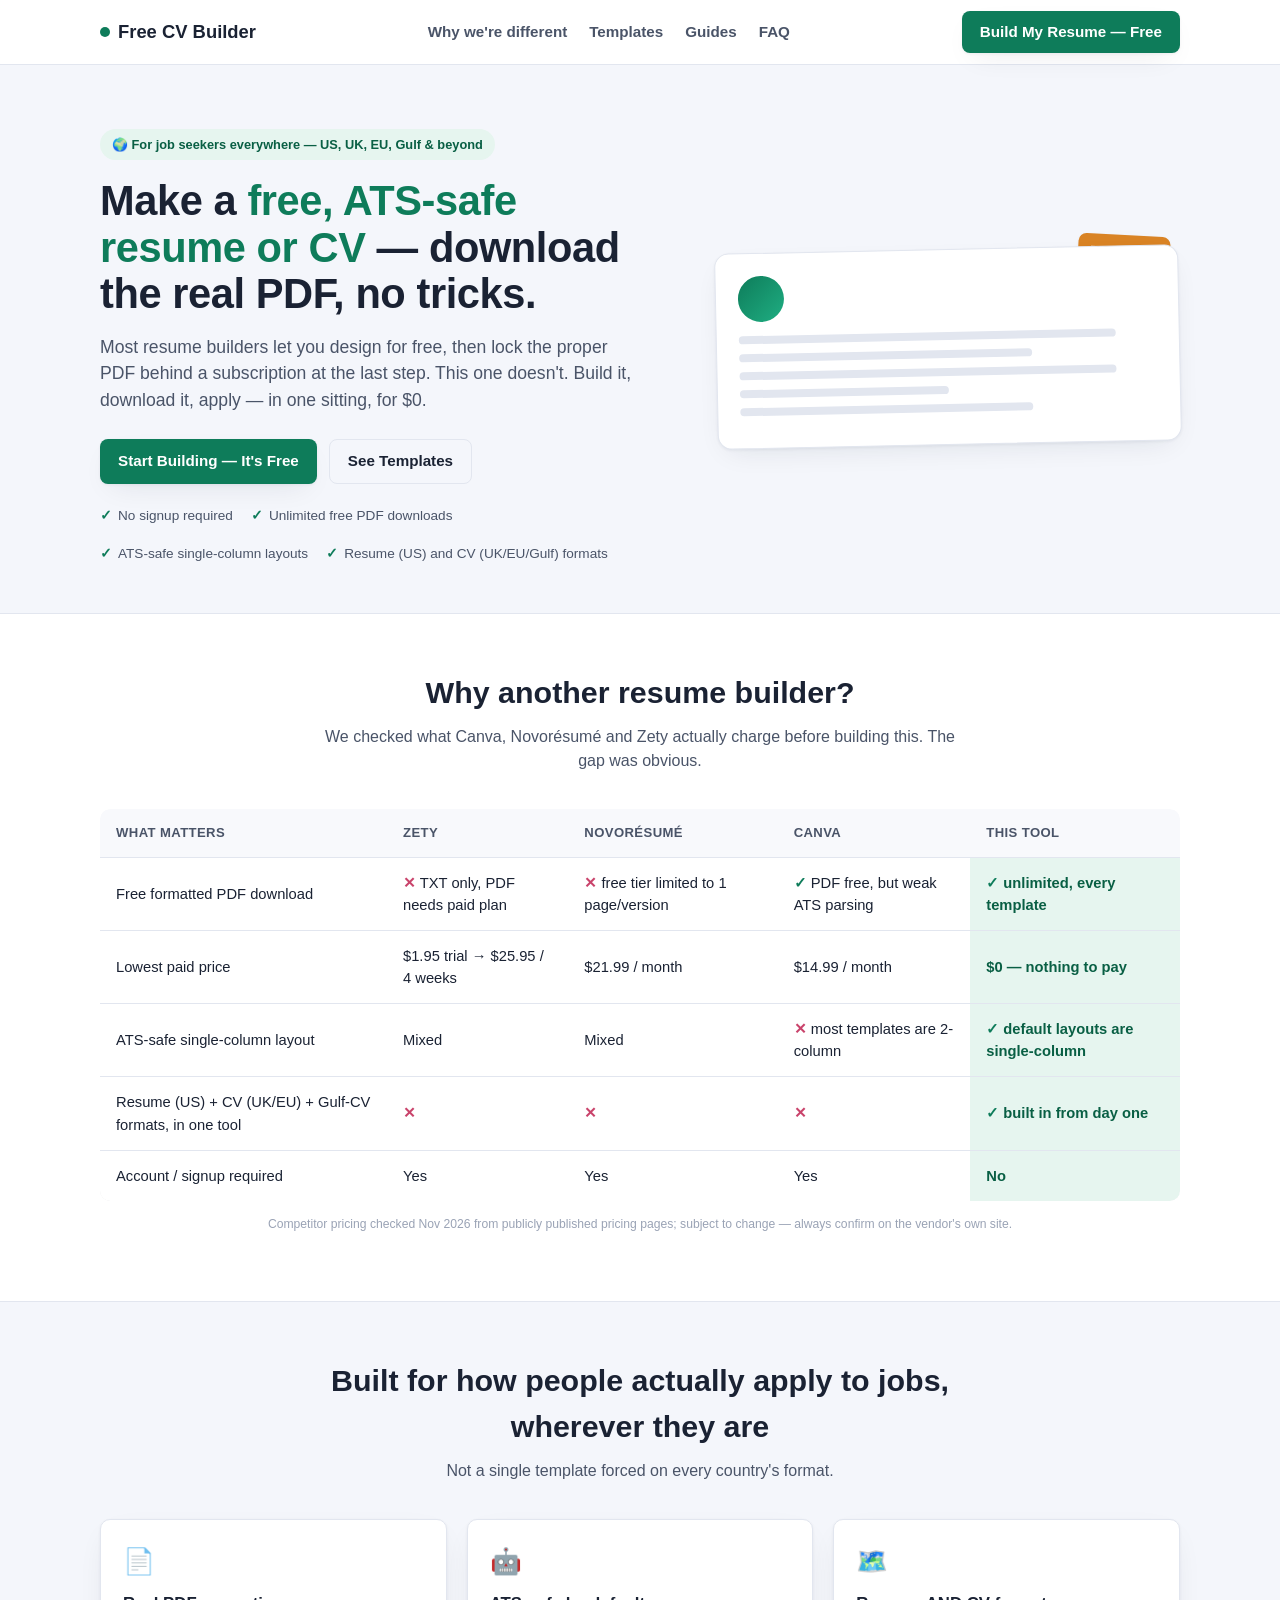
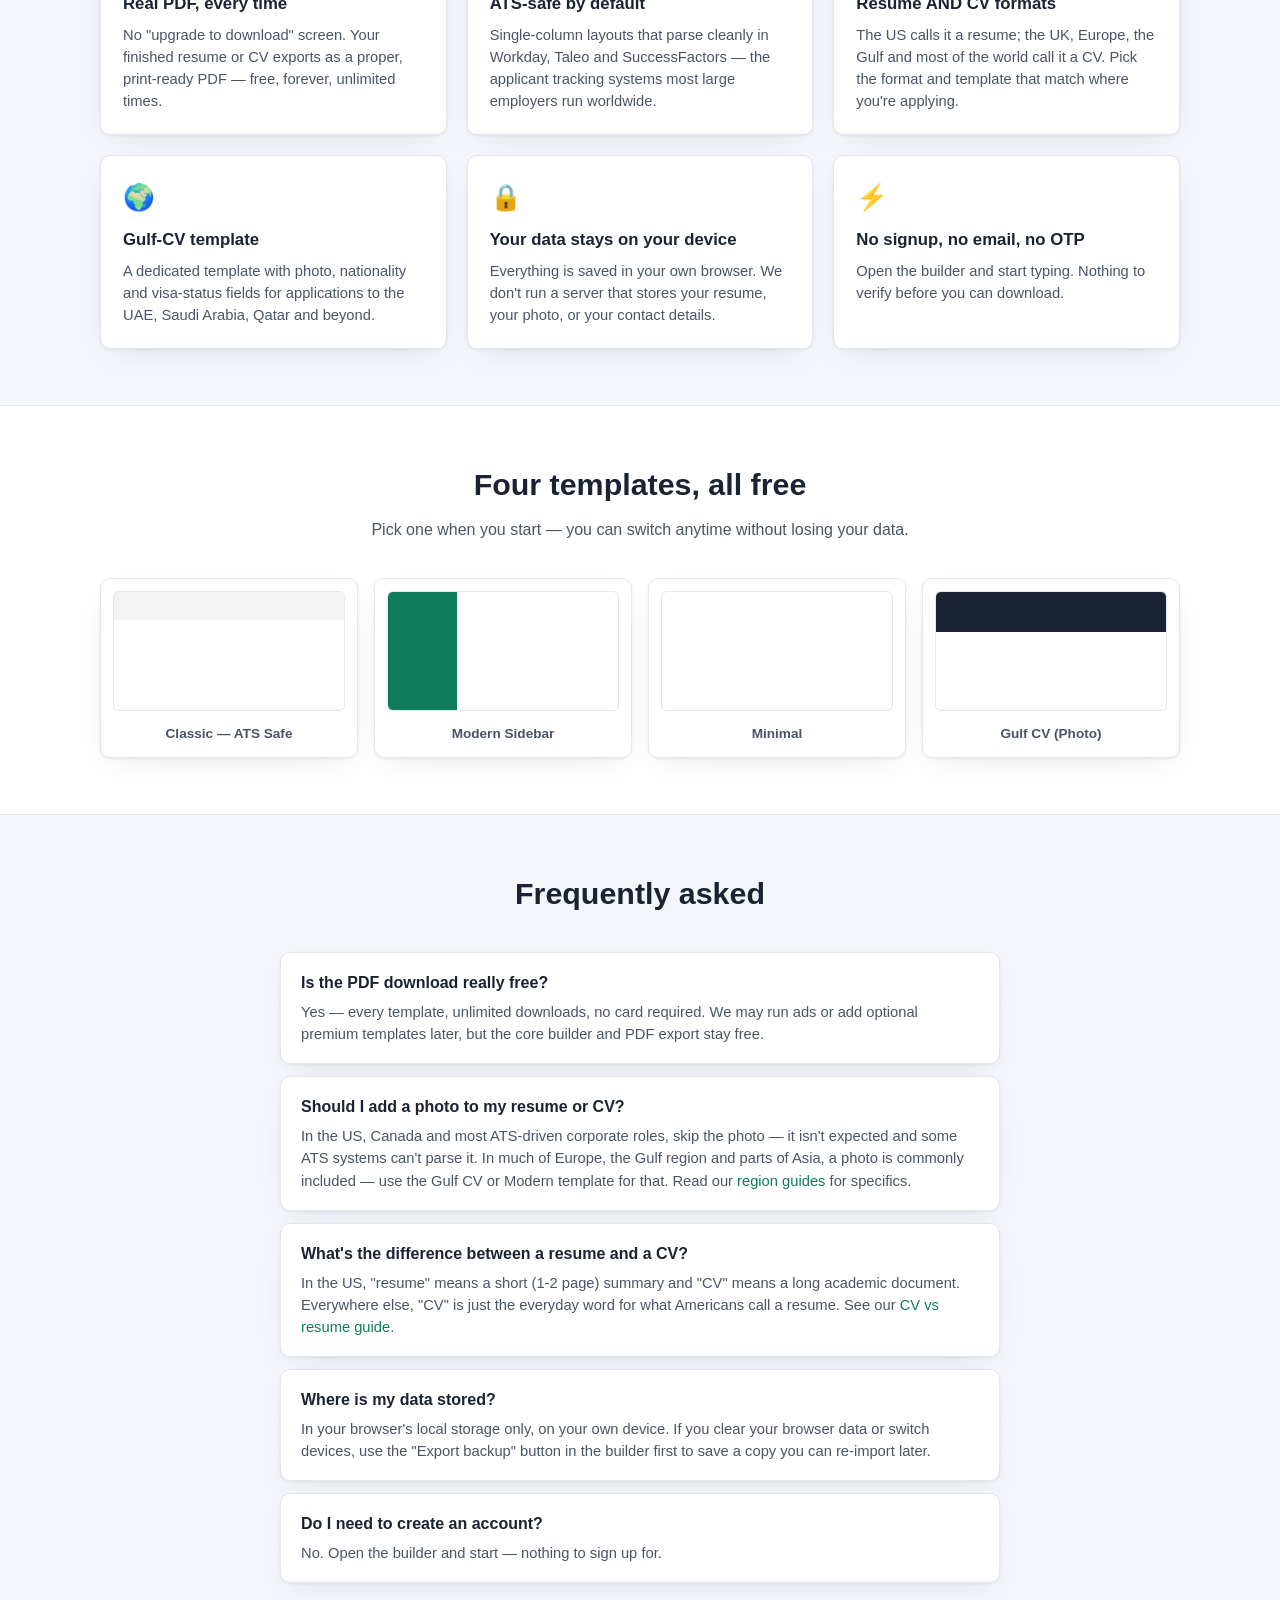
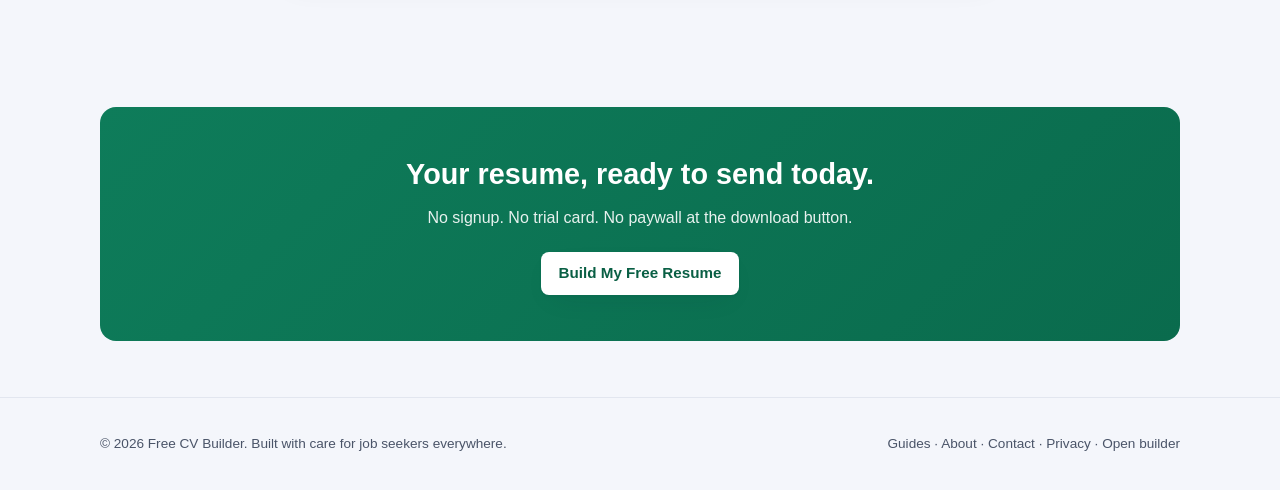
<file: index.html>
<!DOCTYPE html>
<html lang="en">
<head>
<meta charset="UTF-8">
<meta name="viewport" content="width=device-width, initial-scale=1.0">
<title>Free Resume Builder & CV Maker Online — No Signup, No Paywall</title>
<meta name="description" content="Build an ATS-friendly resume or CV online in minutes and download the real, formatted PDF for free — no credit card, no 'upgrade to download' trick, no signup. Works for US resumes, UK/EU CVs, and Gulf-style CVs.">
<link rel="canonical" href="https://REPLACE-WITH-YOUR-DOMAIN/">
<meta name="robots" content="index, follow">
<meta property="og:type" content="website">
<meta property="og:title" content="Free Resume Builder & CV Maker Online — No Signup, No Paywall">
<meta property="og:description" content="Build an ATS-friendly resume or CV and download the real PDF for free. No signup, no paywall at the download button.">
<meta property="og:url" content="https://REPLACE-WITH-YOUR-DOMAIN/">
<meta name="twitter:card" content="summary">
<meta name="twitter:title" content="Free Resume Builder & CV Maker Online — No Signup, No Paywall">
<meta name="twitter:description" content="Build an ATS-friendly resume or CV and download the real PDF for free. No signup, no paywall at the download button.">
<link rel="icon" href="data:image/svg+xml,<svg xmlns=%22http://www.w3.org/2000/svg%22 viewBox=%220 0 100 100%22><rect width=%22100%22 height=%22100%22 rx=%2220%22 fill=%22%230e7c5a%22/><text x=%2250%22 y=%2268%22 font-size=%2250%22 fill=%22white%22 text-anchor=%22middle%22 font-family=%22Arial%22>CV</text></svg>">
<link rel="stylesheet" href="styles.css">
<script type="application/ld+json">
{
  "@context": "https://schema.org",
  "@type": "WebApplication",
  "name": "Free Resume & CV Builder",
  "applicationCategory": "BusinessApplication",
  "operatingSystem": "Any (Web)",
  "offers": {"@type":"Offer","price":"0","priceCurrency":"USD"},
  "description": "Free, ATS-friendly resume and CV builder for job seekers worldwide. Unlimited PDF downloads, no signup, templates for US resumes, UK/EU CVs, and Gulf-style CVs."
}
</script>
<script type="application/ld+json">
{
  "@context": "https://schema.org",
  "@type": "FAQPage",
  "mainEntity": [
    {"@type":"Question","name":"Is the PDF download really free?","acceptedAnswer":{"@type":"Answer","text":"Yes — every template, unlimited downloads, no card required. The core builder and PDF export stay free."}},
    {"@type":"Question","name":"Should I add a photo to my resume or CV?","acceptedAnswer":{"@type":"Answer","text":"In the US, Canada and most ATS-driven corporate roles, skip the photo. In much of Europe, the Gulf region and parts of Asia, a photo is commonly included — use the Gulf CV or Modern template for that."}},
    {"@type":"Question","name":"Do I need to create an account?","acceptedAnswer":{"@type":"Answer","text":"No. Open the builder and start — nothing to sign up for."}}
  ]
}
</script>
</head>
<body>

<nav class="nav">
  <div class="container">
    <div class="brand"><span class="dot"></span>Free CV Builder</div>
    <div class="nav-links">
      <a href="#gap">Why we're different</a>
      <a href="#templates">Templates</a>
      <a href="guides/index.html">Guides</a>
      <a href="#faq">FAQ</a>
    </div>
    <a href="builder.html" class="btn btn-primary">Build My Resume — Free</a>
  </div>
</nav>

<header class="hero">
  <div class="container hero-grid">
    <div>
      <span class="pill">🌍 For job seekers everywhere — US, UK, EU, Gulf &amp; beyond</span>
      <h1>Make a <span class="hl">free, ATS-safe resume or CV</span> — download the real PDF, no tricks.</h1>
      <p class="lead">Most resume builders let you design for free, then lock the proper PDF behind a subscription at the last step. This one doesn't. Build it, download it, apply — in one sitting, for $0.</p>
      <div class="hero-ctas">
        <a href="builder.html" class="btn btn-primary">Start Building — It's Free</a>
        <a href="#templates" class="btn btn-ghost">See Templates</a>
      </div>
      <div class="trust-row">
        <span><span class="check">✓</span> No signup required</span>
        <span><span class="check">✓</span> Unlimited free PDF downloads</span>
        <span><span class="check">✓</span> ATS-safe single-column layouts</span>
        <span><span class="check">✓</span> Resume (US) and CV (UK/EU/Gulf) formats</span>
      </div>
    </div>
    <div class="hero-visual">
      <div class="mock-badge">PDF ✓ Free</div>
      <div class="mock-card">
        <div class="mock-head">
          <div class="mock-avatar"></div>
          <div>
            <div class="mock-name"></div>
            <div class="mock-role"></div>
          </div>
        </div>
        <div class="mock-line w90"></div>
        <div class="mock-line w70"></div>
        <div class="mock-line w90"></div>
        <div class="mock-line w50"></div>
        <div class="mock-line w70"></div>
      </div>
    </div>
  </div>
</header>

<section class="section alt" id="gap">
  <div class="container">
    <div class="section-head">
      <h2>Why another resume builder?</h2>
      <p>We checked what Canva, Novorésumé and Zety actually charge before building this. The gap was obvious.</p>
    </div>
    <div class="table-scroll"><table class="compare-table">
      <thead>
        <tr><th>What matters</th><th>Zety</th><th>Novorésumé</th><th>Canva</th><th class="us">This tool</th></tr>
      </thead>
      <tbody>
        <tr>
          <td>Free formatted PDF download</td>
          <td><span class="x-mark">✕</span> TXT only, PDF needs paid plan</td>
          <td><span class="x-mark">✕</span> free tier limited to 1 page/version</td>
          <td><span class="ok-mark">✓</span> PDF free, but weak ATS parsing</td>
          <td class="us"><span class="ok-mark">✓</span> unlimited, every template</td>
        </tr>
        <tr>
          <td>Lowest paid price</td>
          <td>$1.95 trial → $25.95 / 4 weeks</td>
          <td>$21.99 / month</td>
          <td>$14.99 / month</td>
          <td class="us">$0 — nothing to pay</td>
        </tr>
        <tr>
          <td>ATS-safe single-column layout</td>
          <td>Mixed</td>
          <td>Mixed</td>
          <td><span class="x-mark">✕</span> most templates are 2-column</td>
          <td class="us"><span class="ok-mark">✓</span> default layouts are single-column</td>
        </tr>
        <tr>
          <td>Resume (US) + CV (UK/EU) + Gulf-CV formats, in one tool</td>
          <td><span class="x-mark">✕</span></td>
          <td><span class="x-mark">✕</span></td>
          <td><span class="x-mark">✕</span></td>
          <td class="us"><span class="ok-mark">✓</span> built in from day one</td>
        </tr>
        <tr>
          <td>Account / signup required</td>
          <td>Yes</td>
          <td>Yes</td>
          <td>Yes</td>
          <td class="us">No</td>
        </tr>
      </tbody>
    </table></div>
    <p class="helptext" style="margin-top:14px;text-align:center;">Competitor pricing checked Nov 2026 from publicly published pricing pages; subject to change — always confirm on the vendor's own site.</p>
  </div>
</section>

<section class="section">
  <div class="container">
    <div class="section-head">
      <h2>Built for how people actually apply to jobs, wherever they are</h2>
      <p>Not a single template forced on every country's format.</p>
    </div>
    <div class="features-grid">
      <div class="feature-card">
        <span class="emoji">📄</span>
        <h3>Real PDF, every time</h3>
        <p>No "upgrade to download" screen. Your finished resume or CV exports as a proper, print-ready PDF — free, forever, unlimited times.</p>
      </div>
      <div class="feature-card">
        <span class="emoji">🤖</span>
        <h3>ATS-safe by default</h3>
        <p>Single-column layouts that parse cleanly in Workday, Taleo and SuccessFactors — the applicant tracking systems most large employers run worldwide.</p>
      </div>
      <div class="feature-card">
        <span class="emoji">🗺️</span>
        <h3>Resume AND CV formats</h3>
        <p>The US calls it a resume; the UK, Europe, the Gulf and most of the world call it a CV. Pick the format and template that match where you're applying.</p>
      </div>
      <div class="feature-card">
        <span class="emoji">🌍</span>
        <h3>Gulf-CV template</h3>
        <p>A dedicated template with photo, nationality and visa-status fields for applications to the UAE, Saudi Arabia, Qatar and beyond.</p>
      </div>
      <div class="feature-card">
        <span class="emoji">🔒</span>
        <h3>Your data stays on your device</h3>
        <p>Everything is saved in your own browser. We don't run a server that stores your resume, your photo, or your contact details.</p>
      </div>
      <div class="feature-card">
        <span class="emoji">⚡</span>
        <h3>No signup, no email, no OTP</h3>
        <p>Open the builder and start typing. Nothing to verify before you can download.</p>
      </div>
    </div>
  </div>
</section>

<section class="section alt" id="templates">
  <div class="container">
    <div class="section-head">
      <h2>Four templates, all free</h2>
      <p>Pick one when you start — you can switch anytime without losing your data.</p>
    </div>
    <div class="templates-grid">
      <div class="tpl-thumb"><div class="swatch sw-classic"></div><span>Classic — ATS Safe</span></div>
      <div class="tpl-thumb"><div class="swatch sw-modern"></div><span>Modern Sidebar</span></div>
      <div class="tpl-thumb"><div class="swatch sw-minimal"></div><span>Minimal</span></div>
      <div class="tpl-thumb"><div class="swatch sw-gulf"></div><span>Gulf CV (Photo)</span></div>
    </div>
  </div>
</section>

<section class="section" id="faq">
  <div class="container">
    <div class="section-head">
      <h2>Frequently asked</h2>
    </div>
    <div style="max-width:720px;margin:0 auto;">
      <div class="faq-item">
        <h4>Is the PDF download really free?</h4>
        <p>Yes — every template, unlimited downloads, no card required. We may run ads or add optional premium templates later, but the core builder and PDF export stay free.</p>
      </div>
      <div class="faq-item">
        <h4>Should I add a photo to my resume or CV?</h4>
        <p>In the US, Canada and most ATS-driven corporate roles, skip the photo — it isn't expected and some ATS systems can't parse it. In much of Europe, the Gulf region and parts of Asia, a photo is commonly included — use the Gulf CV or Modern template for that. Read our <a href="guides/index.html">region guides</a> for specifics.</p>
      </div>
      <div class="faq-item">
        <h4>What's the difference between a resume and a CV?</h4>
        <p>In the US, "resume" means a short (1-2 page) summary and "CV" means a long academic document. Everywhere else, "CV" is just the everyday word for what Americans call a resume. See our <a href="guides/cv-vs-resume.html">CV vs resume guide</a>.</p>
      </div>
      <div class="faq-item">
        <h4>Where is my data stored?</h4>
        <p>In your browser's local storage only, on your own device. If you clear your browser data or switch devices, use the "Export backup" button in the builder first to save a copy you can re-import later.</p>
      </div>
      <div class="faq-item">
        <h4>Do I need to create an account?</h4>
        <p>No. Open the builder and start — nothing to sign up for.</p>
      </div>
    </div>
  </div>
</section>

<section class="section">
  <div class="container">
    <div class="cta-band">
      <h2>Your resume, ready to send today.</h2>
      <p>No signup. No trial card. No paywall at the download button.</p>
      <a href="builder.html" class="btn btn-primary">Build My Free Resume</a>
    </div>
  </div>
</section>

<footer class="footer">
  <div class="container">
    <div>© 2026 Free CV Builder. Built with care for job seekers everywhere.</div>
    <div>
      <a href="guides/index.html">Guides</a> ·
      <a href="about.html">About</a> ·
      <a href="contact.html">Contact</a> ·
      <a href="privacy-policy.html">Privacy</a> ·
      <a href="builder.html">Open builder</a>
    </div>
  </div>
</footer>

</body>
</html>
</file>
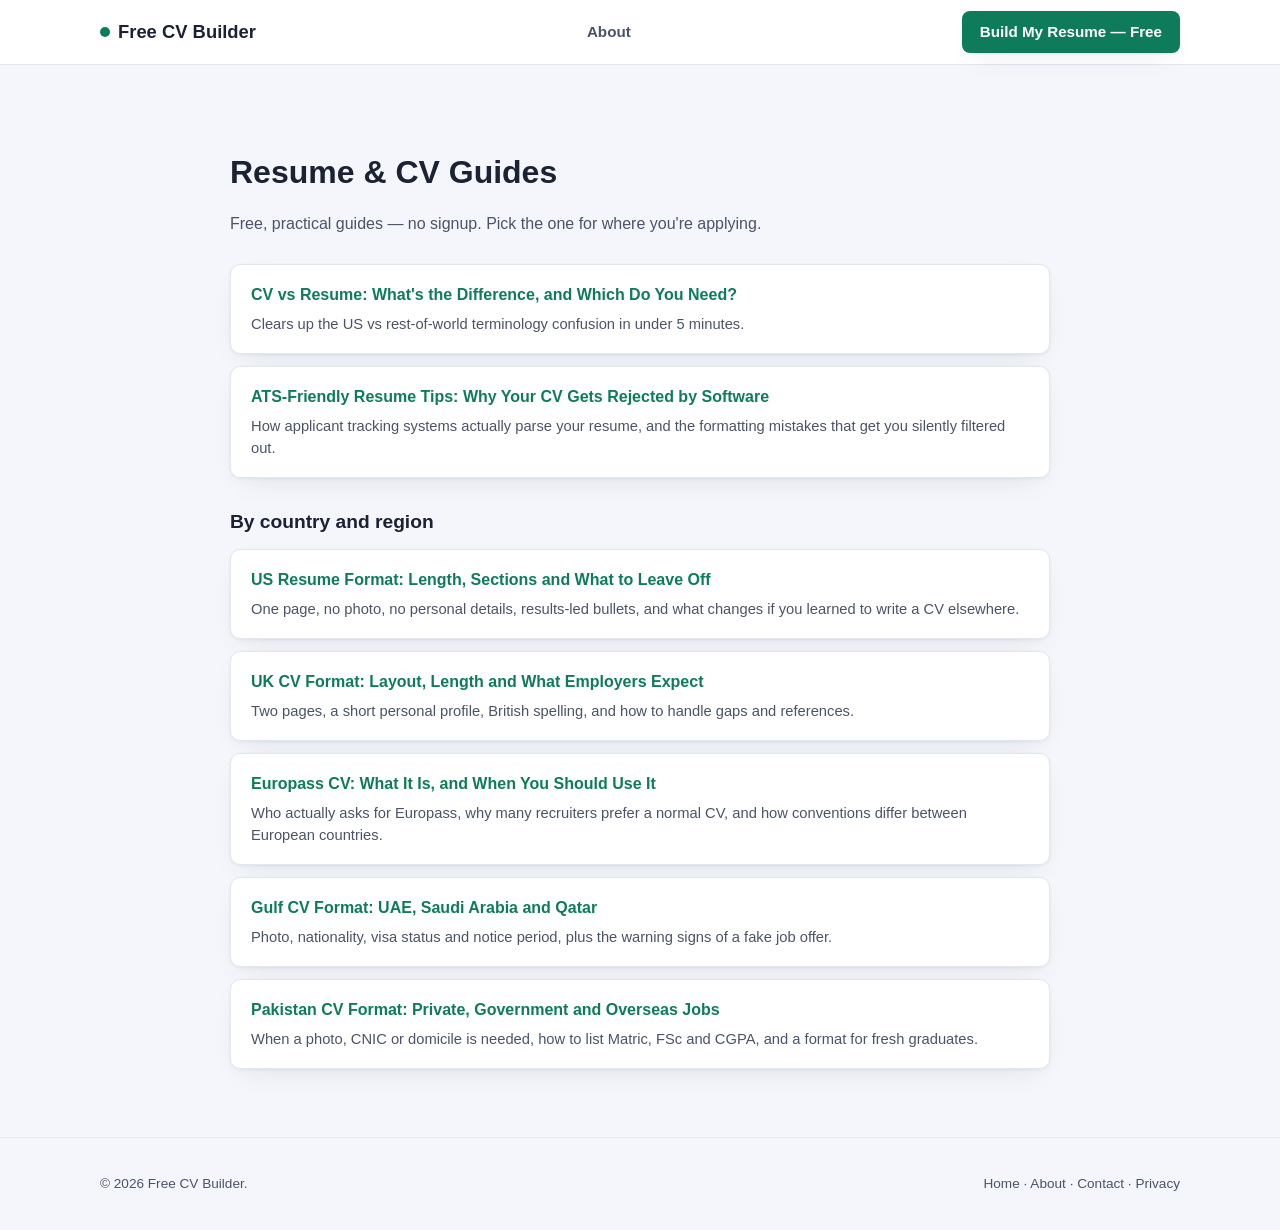
<file: guides/index.html>
<!DOCTYPE html>
<html lang="en">
<head>
<meta charset="UTF-8">
<meta name="viewport" content="width=device-width, initial-scale=1.0">
<title>Resume & CV Guides — Free Resume & CV Builder</title>
<meta name="description" content="Free guides on resume and CV formatting, ATS tips, and region-specific rules for the US, UK, EU, Gulf and more.">
<link rel="canonical" href="https://REPLACE-WITH-YOUR-DOMAIN/guides/index.html">
<link rel="stylesheet" href="../styles.css">
</head>
<body>

<nav class="nav">
  <div class="container">
    <a href="../index.html" class="brand" style="text-decoration:none;"><span class="dot"></span>Free CV Builder</a>
    <div class="nav-links"><a href="../about.html">About</a></div>
    <a href="../builder.html" class="btn btn-primary">Build My Resume — Free</a>
  </div>
</nav>

<section class="section">
  <div class="container" style="max-width:860px;">
    <h1 style="font-size:2rem;margin-bottom:10px;">Resume & CV Guides</h1>
    <p style="color:var(--ink-soft);margin-bottom:28px;">Free, practical guides — no signup. Pick the one for where you're applying.</p>

    <div class="faq-item">
      <h4><a href="cv-vs-resume.html">CV vs Resume: What's the Difference, and Which Do You Need?</a></h4>
      <p>Clears up the US vs rest-of-world terminology confusion in under 5 minutes.</p>
    </div>
    <div class="faq-item">
      <h4><a href="ats-resume-tips.html">ATS-Friendly Resume Tips: Why Your CV Gets Rejected by Software</a></h4>
      <p>How applicant tracking systems actually parse your resume, and the formatting mistakes that get you silently filtered out.</p>
    </div>

    <h2 style="font-size:1.2rem;margin:30px 0 12px;">By country and region</h2>
    <div class="faq-item">
      <h4><a href="us-resume-format.html">US Resume Format: Length, Sections and What to Leave Off</a></h4>
      <p>One page, no photo, no personal details, results-led bullets, and what changes if you learned to write a CV elsewhere.</p>
    </div>
    <div class="faq-item">
      <h4><a href="uk-cv-format.html">UK CV Format: Layout, Length and What Employers Expect</a></h4>
      <p>Two pages, a short personal profile, British spelling, and how to handle gaps and references.</p>
    </div>
    <div class="faq-item">
      <h4><a href="europass-cv.html">Europass CV: What It Is, and When You Should Use It</a></h4>
      <p>Who actually asks for Europass, why many recruiters prefer a normal CV, and how conventions differ between European countries.</p>
    </div>
    <div class="faq-item">
      <h4><a href="gulf-cv-format.html">Gulf CV Format: UAE, Saudi Arabia and Qatar</a></h4>
      <p>Photo, nationality, visa status and notice period, plus the warning signs of a fake job offer.</p>
    </div>
    <div class="faq-item">
      <h4><a href="pakistan-cv-format.html">Pakistan CV Format: Private, Government and Overseas Jobs</a></h4>
      <p>When a photo, CNIC or domicile is needed, how to list Matric, FSc and CGPA, and a format for fresh graduates.</p>
    </div>
  </div>
</section>

<footer class="footer">
  <div class="container">
    <div>© 2026 Free CV Builder.</div>
    <div><a href="../index.html">Home</a> · <a href="../about.html">About</a> · <a href="../contact.html">Contact</a> · <a href="../privacy-policy.html">Privacy</a></div>
  </div>
</footer>

</body>
</html>
</file>
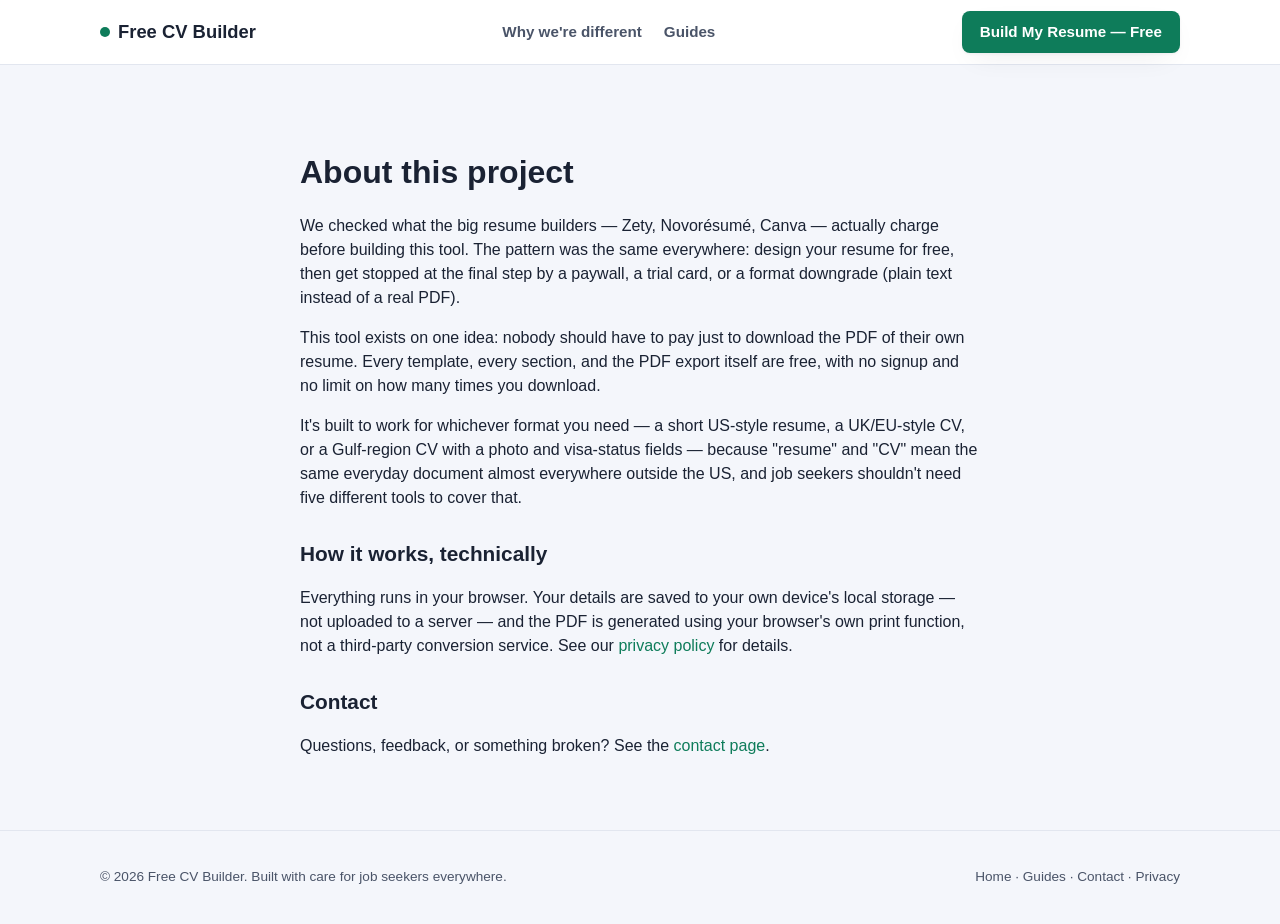
<file: about.html>
<!DOCTYPE html>
<html lang="en">
<head>
<meta charset="UTF-8">
<meta name="viewport" content="width=device-width, initial-scale=1.0">
<title>About — Free Resume & CV Builder</title>
<meta name="description" content="Why this free resume and CV builder exists: no one should have to pay just to download the PDF of their own resume.">
<link rel="canonical" href="https://REPLACE-WITH-YOUR-DOMAIN/about.html">
<link rel="stylesheet" href="styles.css">
</head>
<body>

<nav class="nav">
  <div class="container">
    <a href="index.html" class="brand" style="text-decoration:none;"><span class="dot"></span>Free CV Builder</a>
    <div class="nav-links">
      <a href="index.html#gap">Why we're different</a>
      <a href="guides/index.html">Guides</a>
    </div>
    <a href="builder.html" class="btn btn-primary">Build My Resume — Free</a>
  </div>
</nav>

<section class="section">
  <div class="container" style="max-width:720px;">
    <h1 style="font-size:2rem;margin-bottom:18px;">About this project</h1>
    <p>We checked what the big resume builders — Zety, Novorésumé, Canva — actually charge before building this tool. The pattern was the same everywhere: design your resume for free, then get stopped at the final step by a paywall, a trial card, or a format downgrade (plain text instead of a real PDF).</p>
    <p>This tool exists on one idea: nobody should have to pay just to download the PDF of their own resume. Every template, every section, and the PDF export itself are free, with no signup and no limit on how many times you download.</p>
    <p>It's built to work for whichever format you need — a short US-style resume, a UK/EU-style CV, or a Gulf-region CV with a photo and visa-status fields — because "resume" and "CV" mean the same everyday document almost everywhere outside the US, and job seekers shouldn't need five different tools to cover that.</p>
    <h2 style="font-size:1.3rem;margin-top:28px;">How it works, technically</h2>
    <p>Everything runs in your browser. Your details are saved to your own device's local storage — not uploaded to a server — and the PDF is generated using your browser's own print function, not a third-party conversion service. See our <a href="privacy-policy.html">privacy policy</a> for details.</p>
    <h2 style="font-size:1.3rem;margin-top:28px;">Contact</h2>
    <p>Questions, feedback, or something broken? See the <a href="contact.html">contact page</a>.</p>
  </div>
</section>

<footer class="footer">
  <div class="container">
    <div>© 2026 Free CV Builder. Built with care for job seekers everywhere.</div>
    <div><a href="index.html">Home</a> · <a href="guides/index.html">Guides</a> · <a href="contact.html">Contact</a> · <a href="privacy-policy.html">Privacy</a></div>
  </div>
</footer>

</body>
</html>
</file>
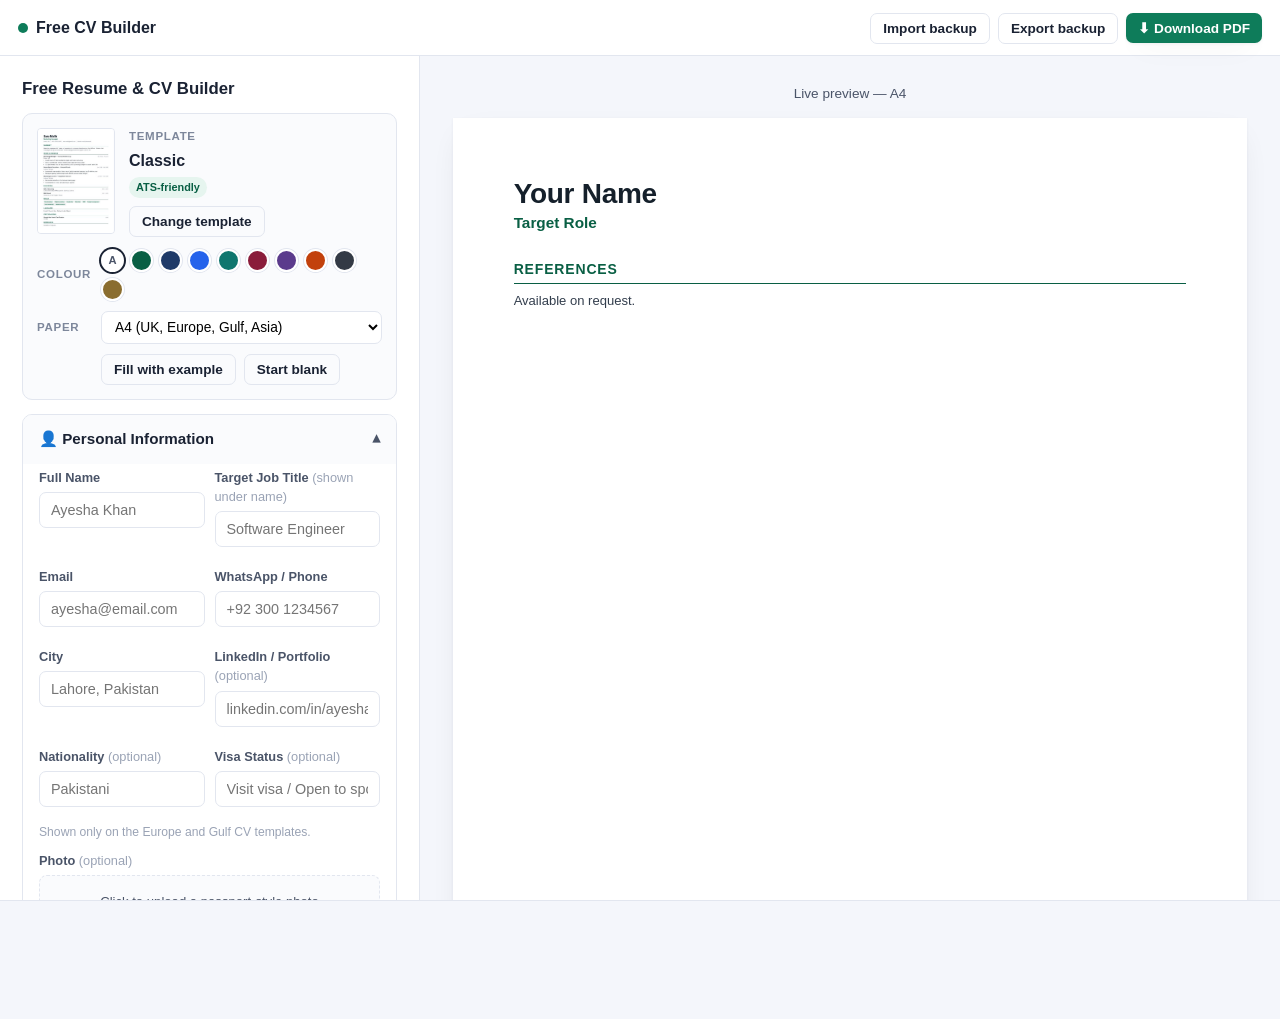
<file: builder.html>
<!DOCTYPE html>
<html lang="en">
<head>
<meta charset="UTF-8">
<meta name="viewport" content="width=device-width, initial-scale=1.0">
<title>Build Your Resume or CV — Free Online Builder, Real PDF Download</title>
<meta name="description" content="Fill in your details, pick a template, and download a free, ATS-safe resume or CV as a real PDF — no signup, no paywall. Formats for US resumes, UK/EU CVs, and Gulf-style CVs.">
<link rel="canonical" href="https://REPLACE-WITH-YOUR-DOMAIN/builder.html">
<meta name="robots" content="index, follow">
<link rel="stylesheet" href="styles.css">
<style id="pageSizeRule">@page{size:A4;margin:0;}</style>
</head>
<body>

<nav class="nav app-nav">
  <div class="container">
    <a href="index.html" class="brand" style="text-decoration:none;"><span class="dot"></span>Free CV Builder</a>
    <div class="app-actions">
      <button id="btnImport" class="btn btn-ghost btn-sm">Import backup</button>
      <input type="file" id="fileImport" accept=".json" style="display:none;">
      <button id="btnExport" class="btn btn-ghost btn-sm">Export backup</button>
      <button id="btnPrint" class="btn btn-primary btn-sm">⬇ Download PDF</button>
    </div>
  </div>
</nav>

<div class="app-shell">
  <!-- Ad rail (left). Placeholder only: fixed 160x600 so layout does not shift when real ad code is added. -->
  <aside class="ad-rail ad-rail-l" aria-label="Advertisement">
    <div class="ad-slot" id="ad-rail-left" data-ad-size="160x600"></div>
  </aside>

  <!-- ========== FORM PANE ========== -->
  <div class="form-pane">

    <h1 class="app-title">Free Resume &amp; CV Builder</h1>

    <!-- Design: template, colour, paper size -->
    <div class="design-panel">
      <div class="tpl-current">
        <img id="tplCurrentThumb" src="assets/templates/classic.jpg" alt="Classic template" width="397" height="562">
        <div>
          <span class="design-label">Template</span>
          <b id="tplCurrentName">Classic</b>
          <span class="tpl-tags" id="tplCurrentTags"></span>
          <button type="button" class="btn btn-ghost btn-sm" id="tplOpen">Change template</button>
        </div>
      </div>
      <div class="design-row">
        <span class="design-label">Colour</span>
        <div class="swatches" id="swatches"></div>
      </div>
      <div class="design-row">
        <label class="design-label" for="paperSize">Paper</label>
        <select id="paperSize">
          <option value="a4">A4 (UK, Europe, Gulf, Asia)</option>
          <option value="letter">US Letter (US, Canada)</option>
        </select>
      </div>
      <div class="design-row design-actions">
        <button type="button" class="btn btn-ghost btn-sm" id="btnSample">Fill with example</button>
        <button type="button" class="btn btn-ghost btn-sm" id="btnClear">Start blank</button>
      </div>
    </div>

    <!-- Personal Info -->
    <div class="accordion-section open" data-section="personal">
      <div class="accordion-head"><span>👤 Personal Information</span><span class="arrow">▾</span></div>
      <div class="accordion-body">
        <div class="field-row">
          <div class="field"><label for="f-name">Full Name</label><input type="text" id="f-name" placeholder="Ayesha Khan"></div>
          <div class="field"><label for="f-role">Target Job Title <span class="opt">(shown under name)</span></label><input type="text" id="f-role" placeholder="Software Engineer"></div>
        </div>
        <div class="field-row">
          <div class="field"><label for="f-email">Email</label><input type="email" id="f-email" placeholder="ayesha@email.com"></div>
          <div class="field"><label for="f-phone">WhatsApp / Phone</label><input type="tel" id="f-phone" placeholder="+92 300 1234567"></div>
        </div>
        <div class="field-row">
          <div class="field"><label for="f-city">City</label><input type="text" id="f-city" placeholder="Lahore, Pakistan"></div>
          <div class="field"><label for="f-link">LinkedIn / Portfolio <span class="opt">(optional)</span></label><input type="url" id="f-link" placeholder="linkedin.com/in/ayesha"></div>
        </div>
        <div class="field" id="gulfFieldsWrap">
          <div class="field-row">
            <div class="field"><label for="f-nationality">Nationality <span class="opt">(optional)</span></label><input type="text" id="f-nationality" placeholder="Pakistani"></div>
            <div class="field"><label for="f-visa">Visa Status <span class="opt">(optional)</span></label><input type="text" id="f-visa" placeholder="Visit visa / Open to sponsorship"></div>
          </div>
          <p class="helptext" id="personalNote" style="margin:-4px 0 10px;"></p>
          <div class="field">
            <label>Photo <span class="opt">(optional)</span></label>
            <div class="photo-drop" id="photoDrop" role="button" tabindex="0">
              <img id="photoPreview" style="display:none;" alt="Your photo">
              <span id="photoLabel">Click to upload a passport-style photo</span>
            </div>
            <input type="file" id="f-photo" accept="image/*" style="display:none;">
            <p class="helptext" id="photoNote"></p>
            <button type="button" class="btn btn-ghost btn-sm" id="photoRemove" hidden>Remove photo</button>
          </div>
        </div>
        <div class="field">
          <label for="f-summary">Professional Summary <span class="opt">(2-3 lines)</span></label>
          <textarea id="f-summary" placeholder="Results-driven software engineer with 3+ years building web applications..."></textarea>
        </div>
      </div>
    </div>

    <!-- Experience -->
    <div class="accordion-section" data-section="experience">
      <div class="accordion-head"><span>💼 Work Experience</span><span class="arrow">▾</span></div>
      <div class="accordion-body">
        <div id="expList"></div>
        <button class="btn btn-ghost btn-sm btn-block" id="addExp">+ Add work experience</button>
      </div>
    </div>

    <!-- Education -->
    <div class="accordion-section" data-section="education">
      <div class="accordion-head"><span>🎓 Education</span><span class="arrow">▾</span></div>
      <div class="accordion-body">
        <div id="eduList"></div>
        <button class="btn btn-ghost btn-sm btn-block" id="addEdu">+ Add education</button>
      </div>
    </div>

    <!-- Skills -->
    <div class="accordion-section" data-section="skills">
      <div class="accordion-head"><span>🛠 Skills</span><span class="arrow">▾</span></div>
      <div class="accordion-body">
        <div class="field">
          <label for="f-skills">Skills <span class="opt">(comma separated)</span></label>
          <textarea id="f-skills" placeholder="MS Excel, Project Management, Python, Communication"></textarea>
        </div>
        <div class="field">
          <label for="f-languages">Languages <span class="opt">(comma separated)</span></label>
          <input type="text" id="f-languages" placeholder="Urdu (Native), English (Fluent)">
        </div>
      </div>
    </div>

    <!-- Certifications -->
    <div class="accordion-section" data-section="certs">
      <div class="accordion-head"><span>📜 Certifications</span><span class="arrow">▾</span></div>
      <div class="accordion-body">
        <div id="certList"></div>
        <button class="btn btn-ghost btn-sm btn-block" id="addCert">+ Add certification</button>
      </div>
    </div>

    <!-- References -->
    <div class="accordion-section" data-section="refs">
      <div class="accordion-head"><span>🤝 References</span><span class="arrow">▾</span></div>
      <div class="accordion-body">
        <div class="toggle-row">
          <span>Include "References available on request"</span>
          <label class="switch"><input type="checkbox" id="f-refsToggle" checked><span class="slider"></span></label>
        </div>
      </div>
    </div>

    <p class="helptext" style="margin-top:16px;">Your data is saved automatically in this browser only. Use <b>Export backup</b> before switching devices or clearing browser data.</p>
  </div>

  <!-- ========== PREVIEW PANE ========== -->
  <div class="preview-pane">
    <div class="zoom-controls">
      <span id="previewLabel">Live preview — A4</span>
    </div>
    <div id="printArea">
      <div class="page tpl-classic" id="resumePage"></div>
    </div>
  </div>

  <!-- Ad rail (right). Placeholder only, 160x600. -->
  <aside class="ad-rail ad-rail-r" aria-label="Advertisement">
    <div class="ad-slot" id="ad-rail-right" data-ad-size="160x600"></div>
  </aside>
</div>

<!-- Bottom ad. Placeholder only: 728x90 on desktop, 320x50 on mobile. -->
<div class="ad-bottom-wrap" aria-label="Advertisement">
  <div class="ad-slot" id="ad-bottom" data-ad-size="728x90 / 320x50"></div>
</div>

<!-- ========== TEMPLATE GALLERY ========== -->
<div class="next-steps" id="tplModal" hidden>
  <div class="next-steps-card tpl-modal-card" role="dialog" aria-modal="true" aria-labelledby="tplModalTitle">
    <button class="next-steps-close" id="tplClose" aria-label="Close">✕</button>
    <h2 id="tplModalTitle">Choose a template</h2>
    <p class="next-steps-lead">Your details stay the same when you switch. "ATS-friendly" templates are single-column with no graphics in the text, which online application systems read most reliably.</p>
    <div class="tpl-grid" id="tplGrid"></div>
  </div>
</div>

<!-- ========== POST-DOWNLOAD "NEXT STEPS" PANEL (same tab, shown after the print dialog closes) ========== -->
<div class="next-steps" id="nextSteps" hidden>
  <div class="next-steps-card" role="dialog" aria-modal="true" aria-labelledby="nextStepsTitle">
    <button class="next-steps-close" id="nextStepsClose" aria-label="Close">✕</button>
    <h2 id="nextStepsTitle">Your CV is ready!</h2>
    <p class="next-steps-lead">A few things that might help next:</p>

    <div class="next-steps-free">
      <button class="step-card" id="nextStepsBackup" type="button">
        <b>💾 Save a backup file</b>
        <span>Your CV lives only in this browser. Export a backup so you can edit it later or on another device.</span>
      </button>
      <a class="step-card" href="guides/ats-resume-tips.html">
        <b>✅ Check it against the ATS tips</b>
        <span>A two-minute read on the formatting mistakes that get CVs filtered out by software.</span>
      </a>
    </div>

    <!-- Affiliate offers. A card with href="#" stays hidden on the live site
         (visible only with ?preview=1) until a real link replaces it. -->
    <div class="offers" id="offers">
      <h3>Recommended tools</h3>
      <div class="offers-grid">
        <!-- TODO: real affiliate link after approval (Grammarly, via Impact) -->
        <a class="offer-card" href="#" target="_blank" rel="sponsored noopener">
          <b>Grammarly</b>
          <span>Proofread your CV and cover letter for typos and awkward phrasing before you send them.</span>
          <em>Check my writing →</em>
        </a>
        <!-- TODO: real affiliate link after approval (TopResume) -->
        <a class="offer-card" href="#" target="_blank" rel="sponsored noopener">
          <b>TopResume</b>
          <span>Get your finished CV reviewed by a professional resume writer.</span>
          <em>Get a review →</em>
        </a>
        <!-- TODO: real affiliate link after approval (Coursera, via Impact) -->
        <a class="offer-card" href="#" target="_blank" rel="sponsored noopener">
          <b>Coursera</b>
          <span>Fill a skills gap with a course or certificate you can add to your CV.</span>
          <em>Browse courses →</em>
        </a>
        <!-- TODO: real affiliate link after approval (Canva - own program, may not accept small sites) -->
        <a class="offer-card" href="#" target="_blank" rel="sponsored noopener">
          <b>Canva</b>
          <span>Design a matching cover letter or LinkedIn banner.</span>
          <em>Open Canva →</em>
        </a>
      </div>
      <p class="offers-note">Some of these are affiliate links: if you sign up we may earn a commission, at no extra cost to you. It is how this builder stays free.</p>
    </div>

    <button class="btn btn-ghost btn-block" id="nextStepsDone" type="button">Back to my CV</button>
  </div>
</div>

<script src="script.js"></script>
</body>
</html>
</file>
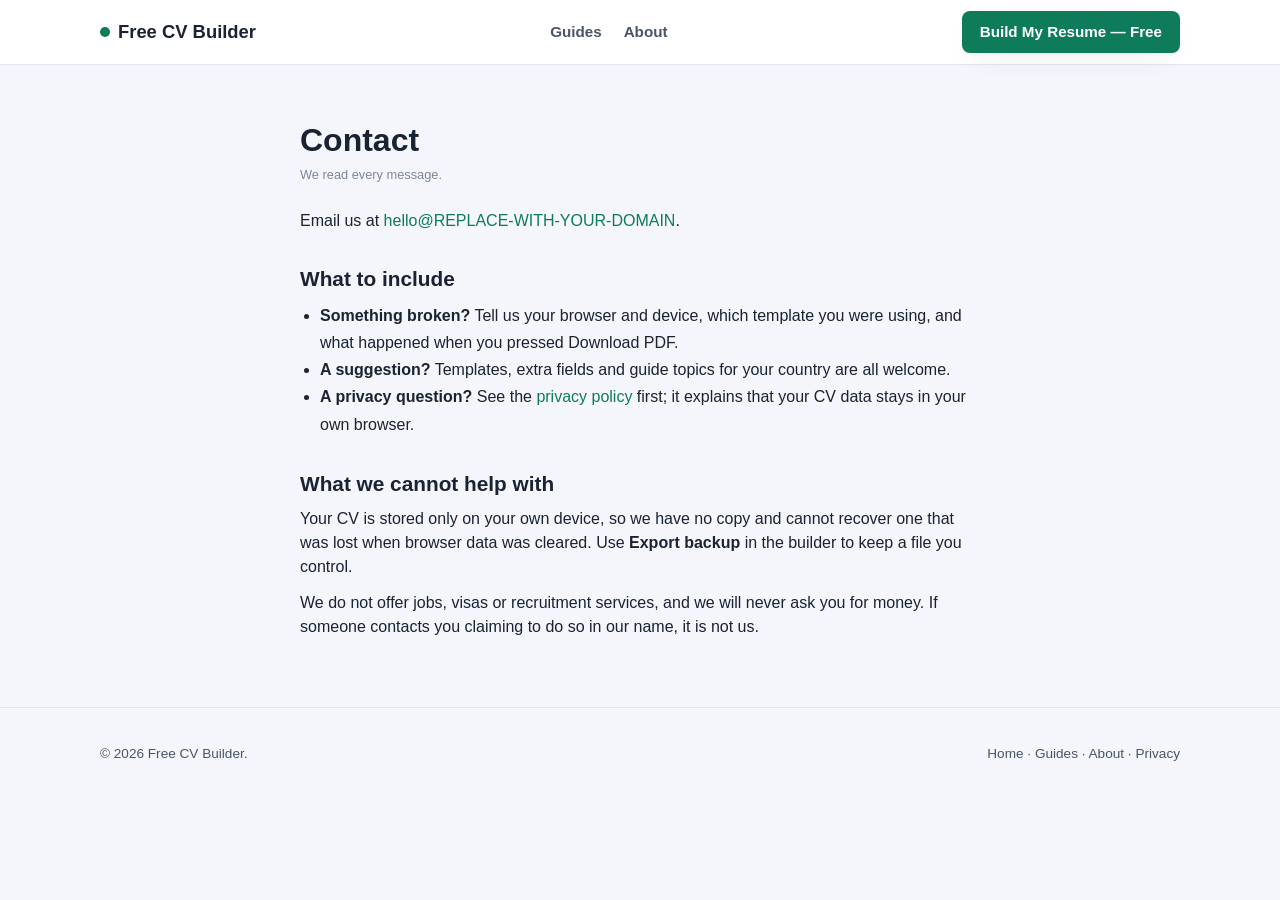
<file: contact.html>
<!DOCTYPE html>
<html lang="en">
<head>
<meta charset="UTF-8">
<meta name="viewport" content="width=device-width, initial-scale=1.0">
<title>Contact — Free Resume & CV Builder</title>
<meta name="description" content="Get in touch about the free resume and CV builder: report a bug, suggest a template or guide, or ask a privacy question.">
<link rel="canonical" href="https://REPLACE-WITH-YOUR-DOMAIN/contact.html">
<link rel="stylesheet" href="styles.css">
</head>
<body>

<nav class="nav">
  <div class="container">
    <a href="index.html" class="brand" style="text-decoration:none;"><span class="dot"></span>Free CV Builder</a>
    <div class="nav-links">
      <a href="guides/index.html">Guides</a>
      <a href="about.html">About</a>
    </div>
    <a href="builder.html" class="btn btn-primary">Build My Resume — Free</a>
  </div>
</nav>

<section class="section">
  <div class="container article">
    <h1>Contact</h1>
    <p class="byline">We read every message.</p>

    <!-- TODO: replace the placeholder address below (and in about.html / privacy-policy.html) once the domain is live -->
    <p>Email us at <a href="mailto:hello@REPLACE-WITH-YOUR-DOMAIN">hello@REPLACE-WITH-YOUR-DOMAIN</a>.</p>

    <h2>What to include</h2>
    <ul>
      <li><b>Something broken?</b> Tell us your browser and device, which template you were using, and what happened when you pressed Download PDF.</li>
      <li><b>A suggestion?</b> Templates, extra fields and guide topics for your country are all welcome.</li>
      <li><b>A privacy question?</b> See the <a href="privacy-policy.html">privacy policy</a> first; it explains that your CV data stays in your own browser.</li>
    </ul>

    <h2>What we cannot help with</h2>
    <p>Your CV is stored only on your own device, so we have no copy and cannot recover one that was lost when browser data was cleared. Use <b>Export backup</b> in the builder to keep a file you control.</p>
    <p>We do not offer jobs, visas or recruitment services, and we will never ask you for money. If someone contacts you claiming to do so in our name, it is not us.</p>
  </div>
</section>

<footer class="footer">
  <div class="container">
    <div>© 2026 Free CV Builder.</div>
    <div><a href="index.html">Home</a> · <a href="guides/index.html">Guides</a> · <a href="about.html">About</a> · <a href="privacy-policy.html">Privacy</a></div>
  </div>
</footer>

</body>
</html>
</file>
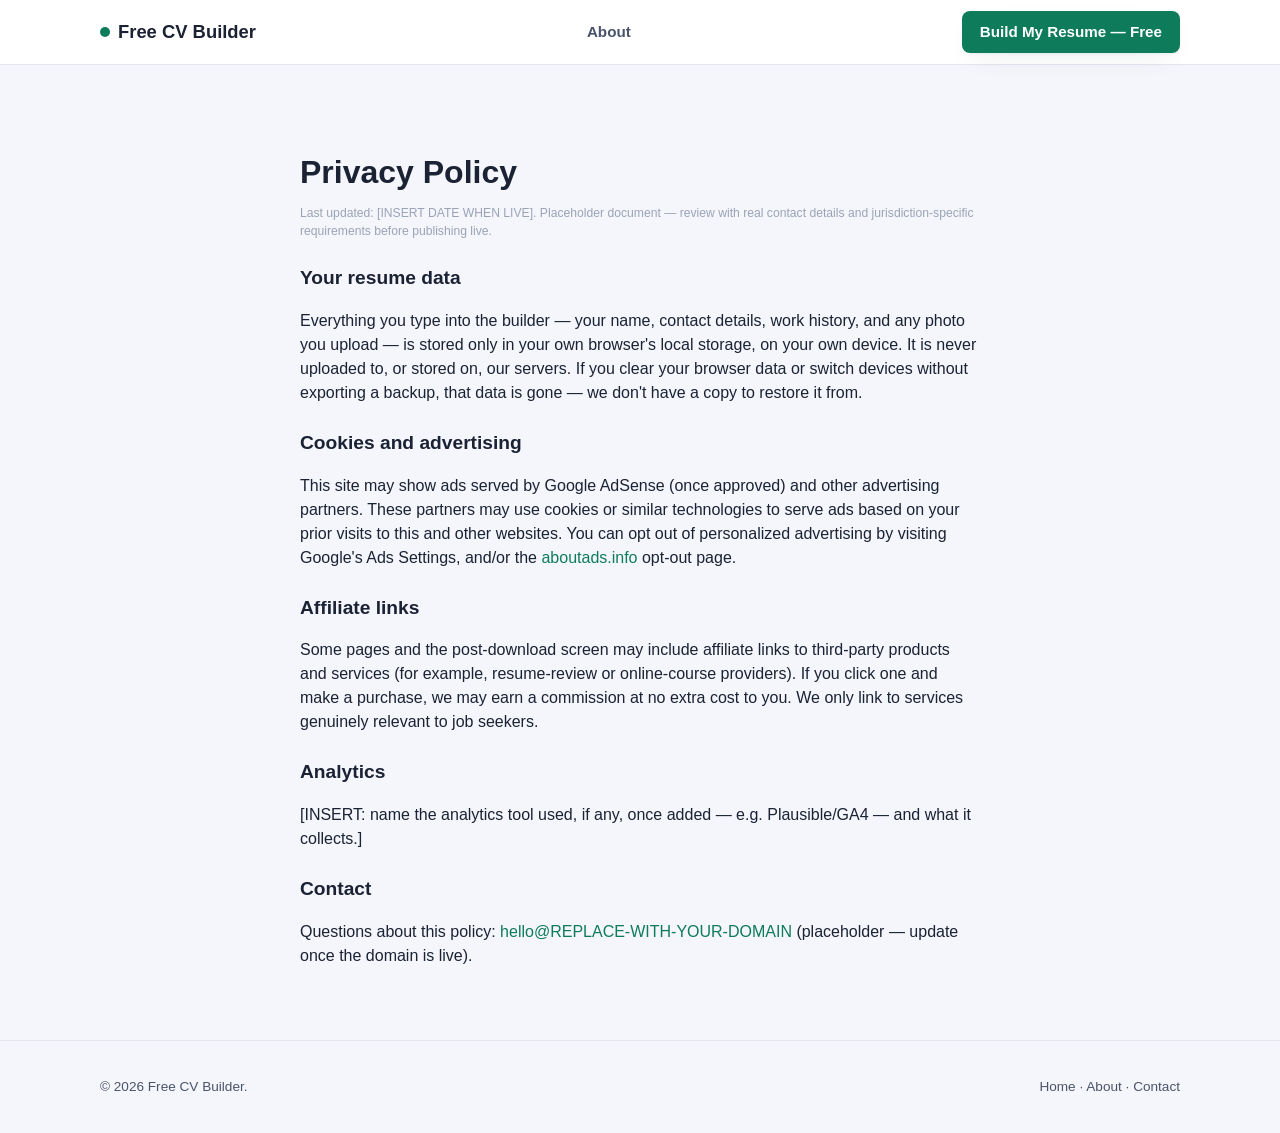
<file: privacy-policy.html>
<!DOCTYPE html>
<html lang="en">
<head>
<meta charset="UTF-8">
<meta name="viewport" content="width=device-width, initial-scale=1.0">
<title>Privacy Policy — Free Resume & CV Builder</title>
<meta name="description" content="How this free resume and CV builder handles your data, cookies, advertising, and affiliate links.">
<link rel="canonical" href="https://REPLACE-WITH-YOUR-DOMAIN/privacy-policy.html">
<link rel="stylesheet" href="styles.css">
</head>
<body>

<nav class="nav">
  <div class="container">
    <a href="index.html" class="brand" style="text-decoration:none;"><span class="dot"></span>Free CV Builder</a>
    <div class="nav-links"><a href="about.html">About</a></div>
    <a href="builder.html" class="btn btn-primary">Build My Resume — Free</a>
  </div>
</nav>

<section class="section">
  <div class="container" style="max-width:720px;">
    <h1 style="font-size:2rem;margin-bottom:8px;">Privacy Policy</h1>
    <p class="helptext">Last updated: [INSERT DATE WHEN LIVE]. Placeholder document — review with real contact details and jurisdiction-specific requirements before publishing live.</p>

    <h2 style="font-size:1.2rem;margin-top:24px;">Your resume data</h2>
    <p>Everything you type into the builder — your name, contact details, work history, and any photo you upload — is stored only in your own browser's local storage, on your own device. It is never uploaded to, or stored on, our servers. If you clear your browser data or switch devices without exporting a backup, that data is gone — we don't have a copy to restore it from.</p>

    <h2 style="font-size:1.2rem;margin-top:24px;">Cookies and advertising</h2>
    <p>This site may show ads served by Google AdSense (once approved) and other advertising partners. These partners may use cookies or similar technologies to serve ads based on your prior visits to this and other websites. You can opt out of personalized advertising by visiting Google's Ads Settings, and/or the <a href="https://www.aboutads.info/choices/" target="_blank" rel="noopener">aboutads.info</a> opt-out page.</p>

    <h2 style="font-size:1.2rem;margin-top:24px;">Affiliate links</h2>
    <p>Some pages and the post-download screen may include affiliate links to third-party products and services (for example, resume-review or online-course providers). If you click one and make a purchase, we may earn a commission at no extra cost to you. We only link to services genuinely relevant to job seekers.</p>

    <h2 style="font-size:1.2rem;margin-top:24px;">Analytics</h2>
    <p>[INSERT: name the analytics tool used, if any, once added — e.g. Plausible/GA4 — and what it collects.]</p>

    <h2 style="font-size:1.2rem;margin-top:24px;">Contact</h2>
    <p>Questions about this policy: <a href="mailto:hello@REPLACE-WITH-YOUR-DOMAIN">hello@REPLACE-WITH-YOUR-DOMAIN</a> (placeholder — update once the domain is live).</p>
  </div>
</section>

<footer class="footer">
  <div class="container">
    <div>© 2026 Free CV Builder.</div>
    <div><a href="index.html">Home</a> · <a href="about.html">About</a> · <a href="contact.html">Contact</a></div>
  </div>
</footer>

</body>
</html>
</file>
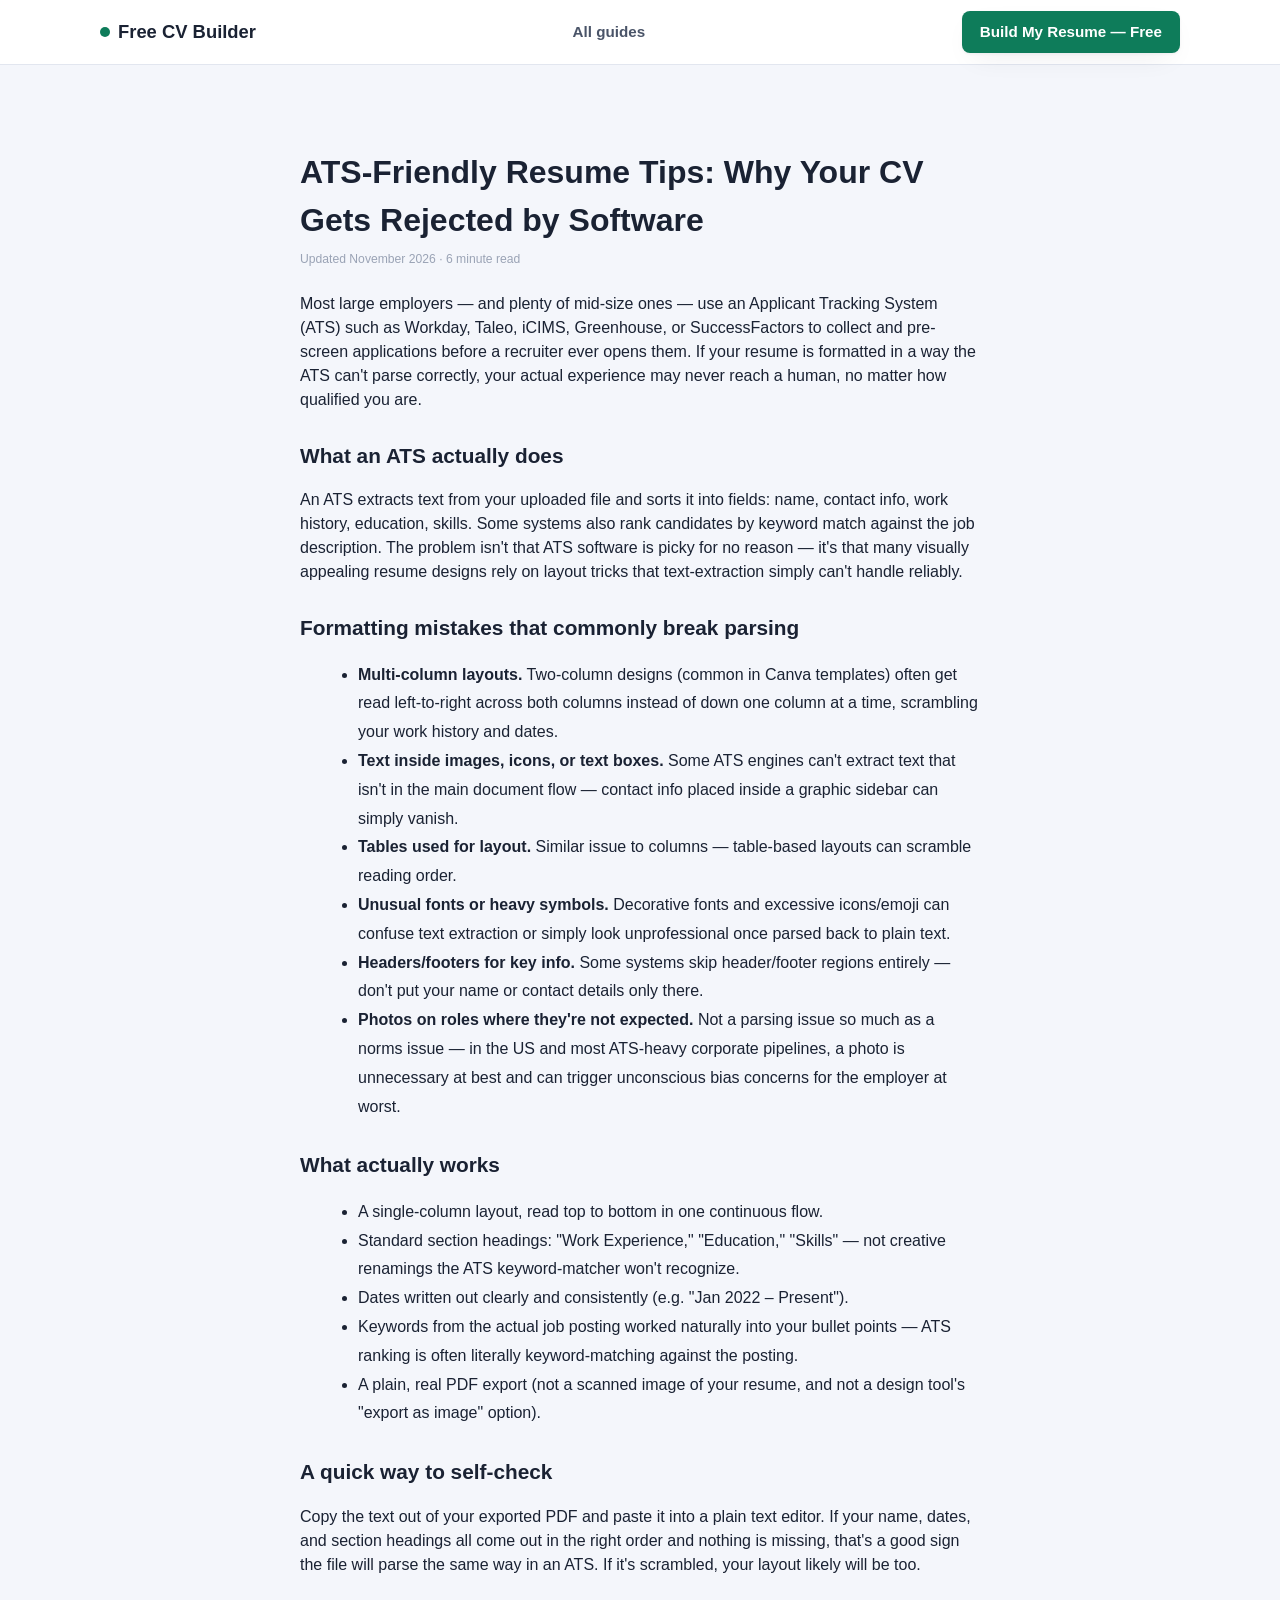
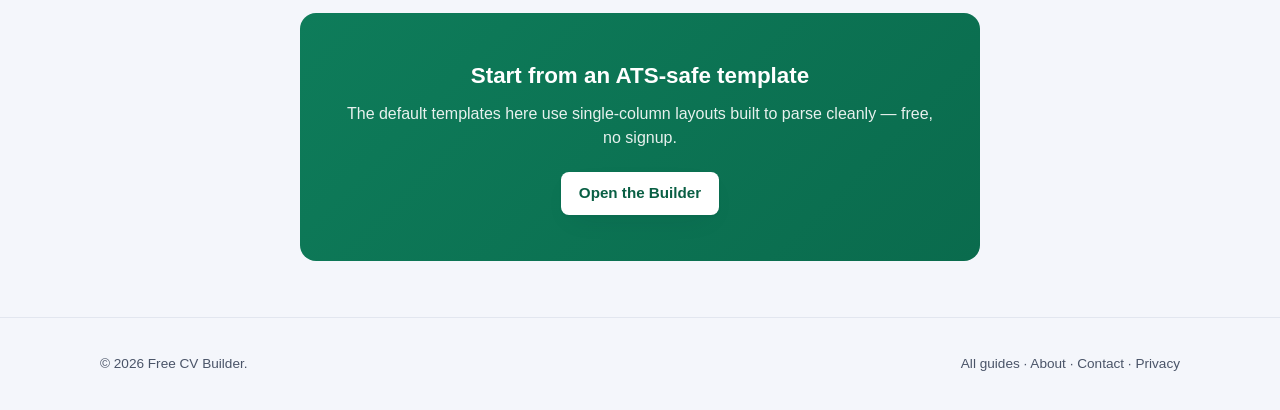
<file: guides/ats-resume-tips.html>
<!DOCTYPE html>
<html lang="en">
<head>
<meta charset="UTF-8">
<meta name="viewport" content="width=device-width, initial-scale=1.0">
<title>ATS-Friendly Resume Tips: Why Your CV Gets Rejected by Software</title>
<meta name="description" content="How applicant tracking systems (ATS) actually parse your resume or CV, and the formatting mistakes that get qualified candidates silently filtered out before a human ever sees them.">
<link rel="canonical" href="https://REPLACE-WITH-YOUR-DOMAIN/guides/ats-resume-tips.html">
<meta property="og:type" content="article">
<meta property="og:title" content="ATS-Friendly Resume Tips: Why Your CV Gets Rejected by Software">
<link rel="stylesheet" href="../styles.css">
<script type="application/ld+json">
{
  "@context": "https://schema.org",
  "@type": "Article",
  "headline": "ATS-Friendly Resume Tips: Why Your CV Gets Rejected by Software",
  "datePublished": "2026-11-13",
  "dateModified": "2026-11-13"
}
</script>
</head>
<body>

<nav class="nav">
  <div class="container">
    <a href="../index.html" class="brand" style="text-decoration:none;"><span class="dot"></span>Free CV Builder</a>
    <div class="nav-links"><a href="index.html">All guides</a></div>
    <a href="../builder.html" class="btn btn-primary">Build My Resume — Free</a>
  </div>
</nav>

<article class="section">
  <div class="container" style="max-width:720px;">
    <h1 style="font-size:2rem;margin-bottom:6px;">ATS-Friendly Resume Tips: Why Your CV Gets Rejected by Software</h1>
    <p class="helptext" style="margin-bottom:24px;">Updated November 2026 · 6 minute read</p>

    <p>Most large employers — and plenty of mid-size ones — use an Applicant Tracking System (ATS) such as Workday, Taleo, iCIMS, Greenhouse, or SuccessFactors to collect and pre-screen applications before a recruiter ever opens them. If your resume is formatted in a way the ATS can't parse correctly, your actual experience may never reach a human, no matter how qualified you are.</p>

    <h2 style="font-size:1.3rem;margin-top:28px;">What an ATS actually does</h2>
    <p>An ATS extracts text from your uploaded file and sorts it into fields: name, contact info, work history, education, skills. Some systems also rank candidates by keyword match against the job description. The problem isn't that ATS software is picky for no reason — it's that many visually appealing resume designs rely on layout tricks that text-extraction simply can't handle reliably.</p>

    <h2 style="font-size:1.3rem;margin-top:28px;">Formatting mistakes that commonly break parsing</h2>
    <ul style="margin:10px 0 0 18px;line-height:1.8;">
      <li><strong>Multi-column layouts.</strong> Two-column designs (common in Canva templates) often get read left-to-right across both columns instead of down one column at a time, scrambling your work history and dates.</li>
      <li><strong>Text inside images, icons, or text boxes.</strong> Some ATS engines can't extract text that isn't in the main document flow — contact info placed inside a graphic sidebar can simply vanish.</li>
      <li><strong>Tables used for layout.</strong> Similar issue to columns — table-based layouts can scramble reading order.</li>
      <li><strong>Unusual fonts or heavy symbols.</strong> Decorative fonts and excessive icons/emoji can confuse text extraction or simply look unprofessional once parsed back to plain text.</li>
      <li><strong>Headers/footers for key info.</strong> Some systems skip header/footer regions entirely — don't put your name or contact details only there.</li>
      <li><strong>Photos on roles where they're not expected.</strong> Not a parsing issue so much as a norms issue — in the US and most ATS-heavy corporate pipelines, a photo is unnecessary at best and can trigger unconscious bias concerns for the employer at worst.</li>
    </ul>

    <h2 style="font-size:1.3rem;margin-top:28px;">What actually works</h2>
    <ul style="margin:10px 0 0 18px;line-height:1.8;">
      <li>A single-column layout, read top to bottom in one continuous flow.</li>
      <li>Standard section headings: "Work Experience," "Education," "Skills" — not creative renamings the ATS keyword-matcher won't recognize.</li>
      <li>Dates written out clearly and consistently (e.g. "Jan 2022 – Present").</li>
      <li>Keywords from the actual job posting worked naturally into your bullet points — ATS ranking is often literally keyword-matching against the posting.</li>
      <li>A plain, real PDF export (not a scanned image of your resume, and not a design tool's "export as image" option).</li>
    </ul>

    <h2 style="font-size:1.3rem;margin-top:28px;">A quick way to self-check</h2>
    <p>Copy the text out of your exported PDF and paste it into a plain text editor. If your name, dates, and section headings all come out in the right order and nothing is missing, that's a good sign the file will parse the same way in an ATS. If it's scrambled, your layout likely will be too.</p>

    <div class="cta-band" style="margin-top:36px;">
      <h2 style="font-size:1.4rem;">Start from an ATS-safe template</h2>
      <p>The default templates here use single-column layouts built to parse cleanly — free, no signup.</p>
      <a href="../builder.html" class="btn btn-primary">Open the Builder</a>
    </div>
  </div>
</article>

<footer class="footer">
  <div class="container">
    <div>© 2026 Free CV Builder.</div>
    <div><a href="index.html">All guides</a> · <a href="../about.html">About</a> · <a href="../contact.html">Contact</a> · <a href="../privacy-policy.html">Privacy</a></div>
  </div>
</footer>

</body>
</html>
</file>
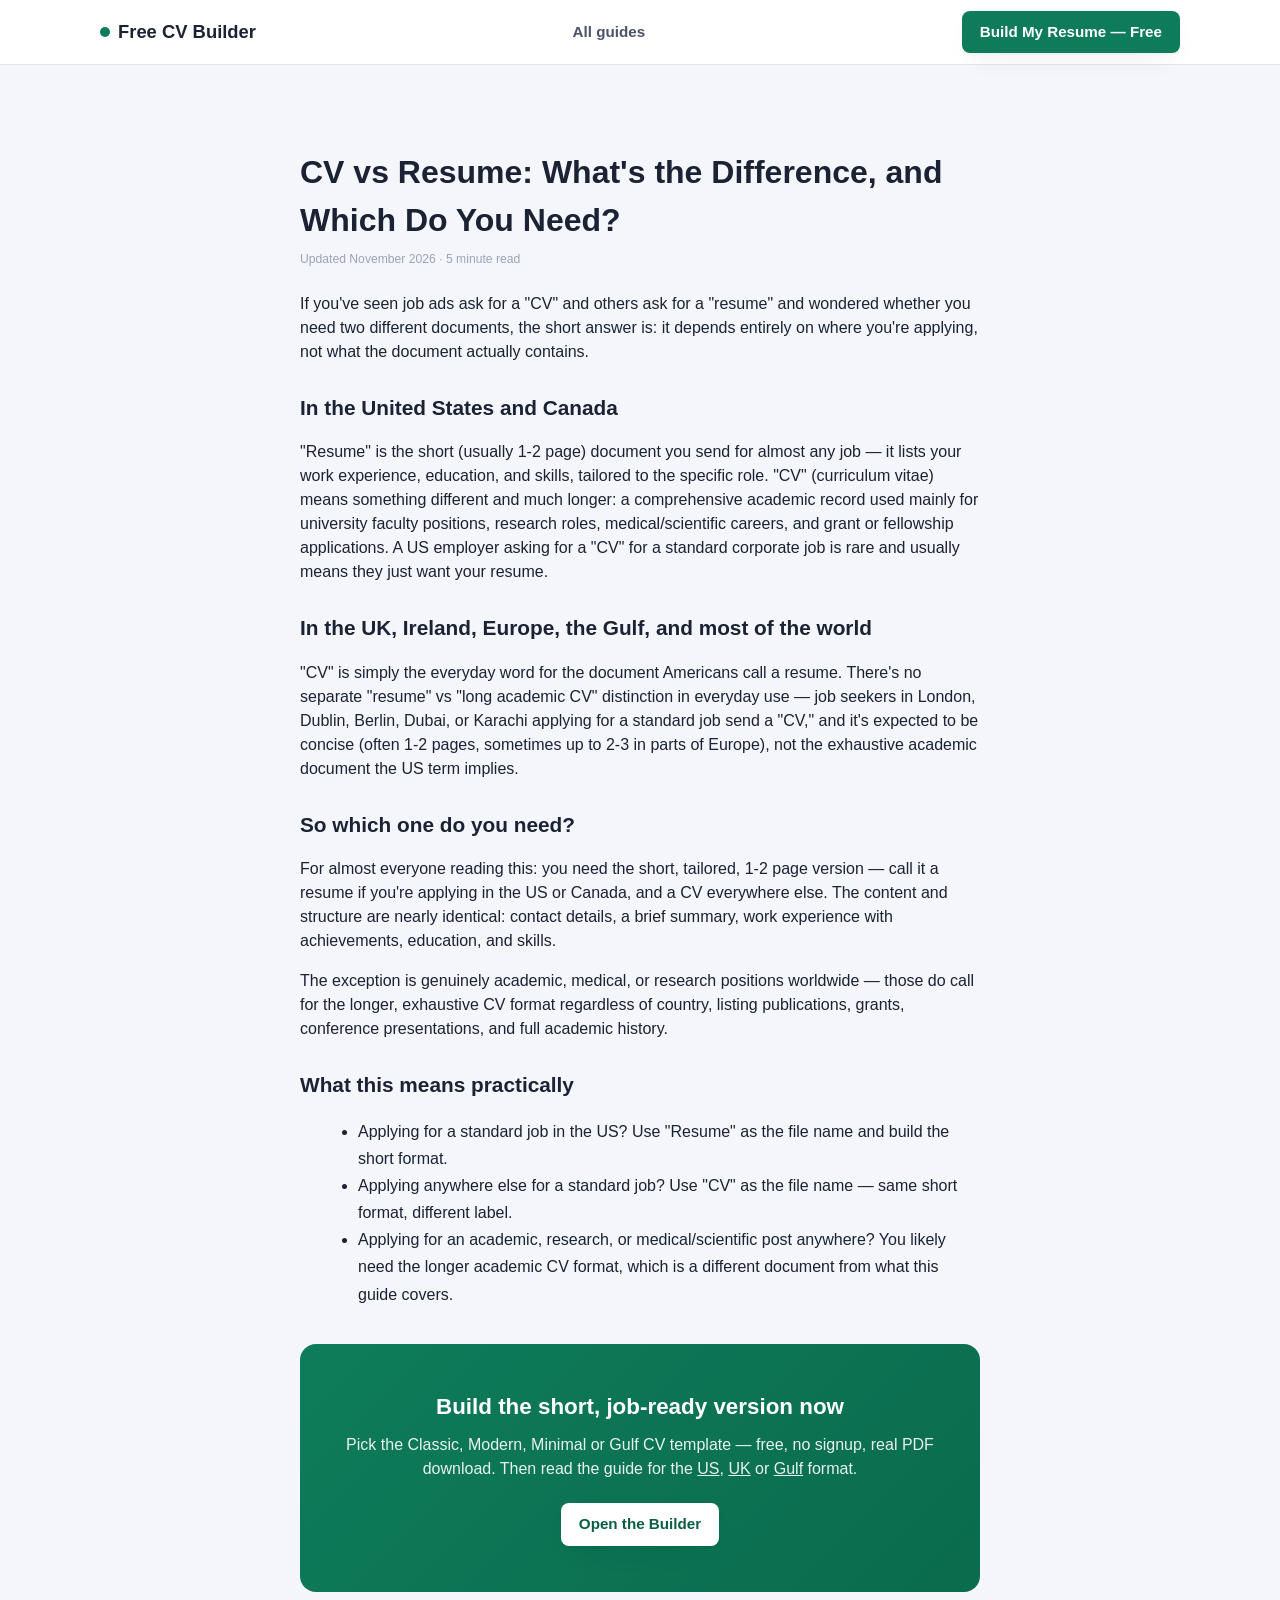
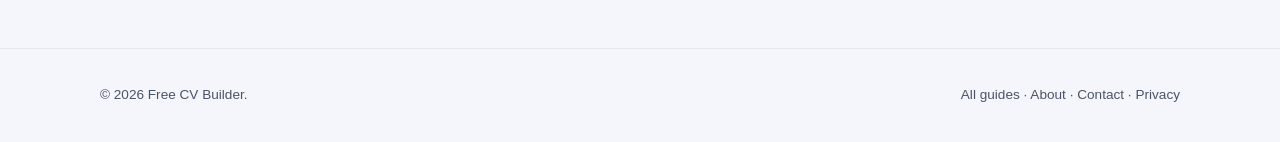
<file: guides/cv-vs-resume.html>
<!DOCTYPE html>
<html lang="en">
<head>
<meta charset="UTF-8">
<meta name="viewport" content="width=device-width, initial-scale=1.0">
<title>CV vs Resume: What's the Difference, and Which Do You Need?</title>
<meta name="description" content="CV vs resume explained simply: what each term means in the US vs the UK, Europe, the Gulf and the rest of the world, and which one you actually need to send.">
<link rel="canonical" href="https://REPLACE-WITH-YOUR-DOMAIN/guides/cv-vs-resume.html">
<meta property="og:type" content="article">
<meta property="og:title" content="CV vs Resume: What's the Difference, and Which Do You Need?">
<link rel="stylesheet" href="../styles.css">
<script type="application/ld+json">
{
  "@context": "https://schema.org",
  "@type": "Article",
  "headline": "CV vs Resume: What's the Difference, and Which Do You Need?",
  "datePublished": "2026-11-13",
  "dateModified": "2026-11-13"
}
</script>
</head>
<body>

<nav class="nav">
  <div class="container">
    <a href="../index.html" class="brand" style="text-decoration:none;"><span class="dot"></span>Free CV Builder</a>
    <div class="nav-links"><a href="index.html">All guides</a></div>
    <a href="../builder.html" class="btn btn-primary">Build My Resume — Free</a>
  </div>
</nav>

<article class="section">
  <div class="container" style="max-width:720px;">
    <h1 style="font-size:2rem;margin-bottom:6px;">CV vs Resume: What's the Difference, and Which Do You Need?</h1>
    <p class="helptext" style="margin-bottom:24px;">Updated November 2026 · 5 minute read</p>

    <p>If you've seen job ads ask for a "CV" and others ask for a "resume" and wondered whether you need two different documents, the short answer is: it depends entirely on where you're applying, not what the document actually contains.</p>

    <h2 style="font-size:1.3rem;margin-top:28px;">In the United States and Canada</h2>
    <p>"Resume" is the short (usually 1-2 page) document you send for almost any job — it lists your work experience, education, and skills, tailored to the specific role. "CV" (curriculum vitae) means something different and much longer: a comprehensive academic record used mainly for university faculty positions, research roles, medical/scientific careers, and grant or fellowship applications. A US employer asking for a "CV" for a standard corporate job is rare and usually means they just want your resume.</p>

    <h2 style="font-size:1.3rem;margin-top:28px;">In the UK, Ireland, Europe, the Gulf, and most of the world</h2>
    <p>"CV" is simply the everyday word for the document Americans call a resume. There's no separate "resume" vs "long academic CV" distinction in everyday use — job seekers in London, Dublin, Berlin, Dubai, or Karachi applying for a standard job send a "CV," and it's expected to be concise (often 1-2 pages, sometimes up to 2-3 in parts of Europe), not the exhaustive academic document the US term implies.</p>

    <h2 style="font-size:1.3rem;margin-top:28px;">So which one do you need?</h2>
    <p>For almost everyone reading this: you need the short, tailored, 1-2 page version — call it a resume if you're applying in the US or Canada, and a CV everywhere else. The content and structure are nearly identical: contact details, a brief summary, work experience with achievements, education, and skills.</p>
    <p>The exception is genuinely academic, medical, or research positions worldwide — those do call for the longer, exhaustive CV format regardless of country, listing publications, grants, conference presentations, and full academic history.</p>

    <h2 style="font-size:1.3rem;margin-top:28px;">What this means practically</h2>
    <ul style="margin:10px 0 0 18px;line-height:1.7;">
      <li>Applying for a standard job in the US? Use "Resume" as the file name and build the short format.</li>
      <li>Applying anywhere else for a standard job? Use "CV" as the file name — same short format, different label.</li>
      <li>Applying for an academic, research, or medical/scientific post anywhere? You likely need the longer academic CV format, which is a different document from what this guide covers.</li>
    </ul>

    <div class="cta-band" style="margin-top:36px;">
      <h2 style="font-size:1.4rem;">Build the short, job-ready version now</h2>
      <p>Pick the Classic, Modern, Minimal or Gulf CV template — free, no signup, real PDF download. Then read the guide for the <a href="us-resume-format.html" style="color:#fff;text-decoration:underline;">US</a>, <a href="uk-cv-format.html" style="color:#fff;text-decoration:underline;">UK</a> or <a href="gulf-cv-format.html" style="color:#fff;text-decoration:underline;">Gulf</a> format.</p>
      <a href="../builder.html" class="btn btn-primary">Open the Builder</a>
    </div>
  </div>
</article>

<footer class="footer">
  <div class="container">
    <div>© 2026 Free CV Builder.</div>
    <div><a href="index.html">All guides</a> · <a href="../about.html">About</a> · <a href="../contact.html">Contact</a> · <a href="../privacy-policy.html">Privacy</a></div>
  </div>
</footer>

</body>
</html>
</file>
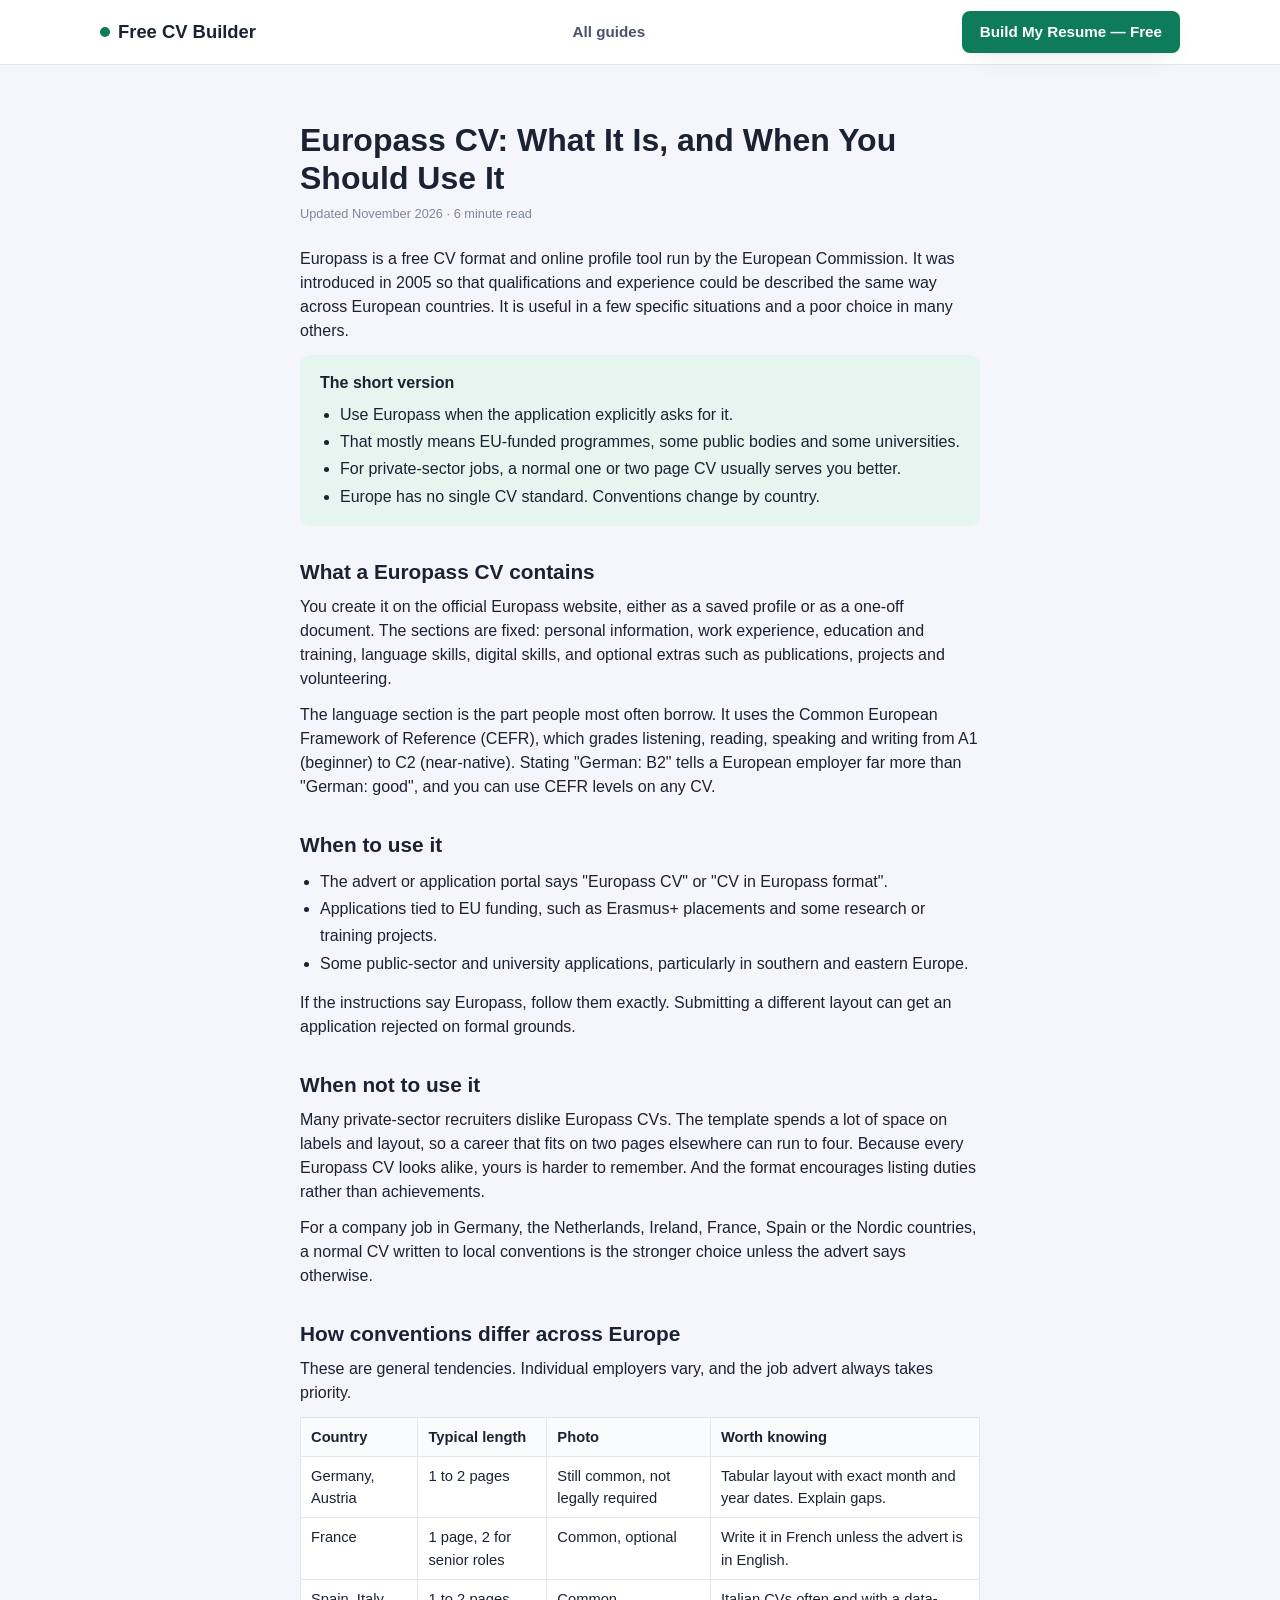
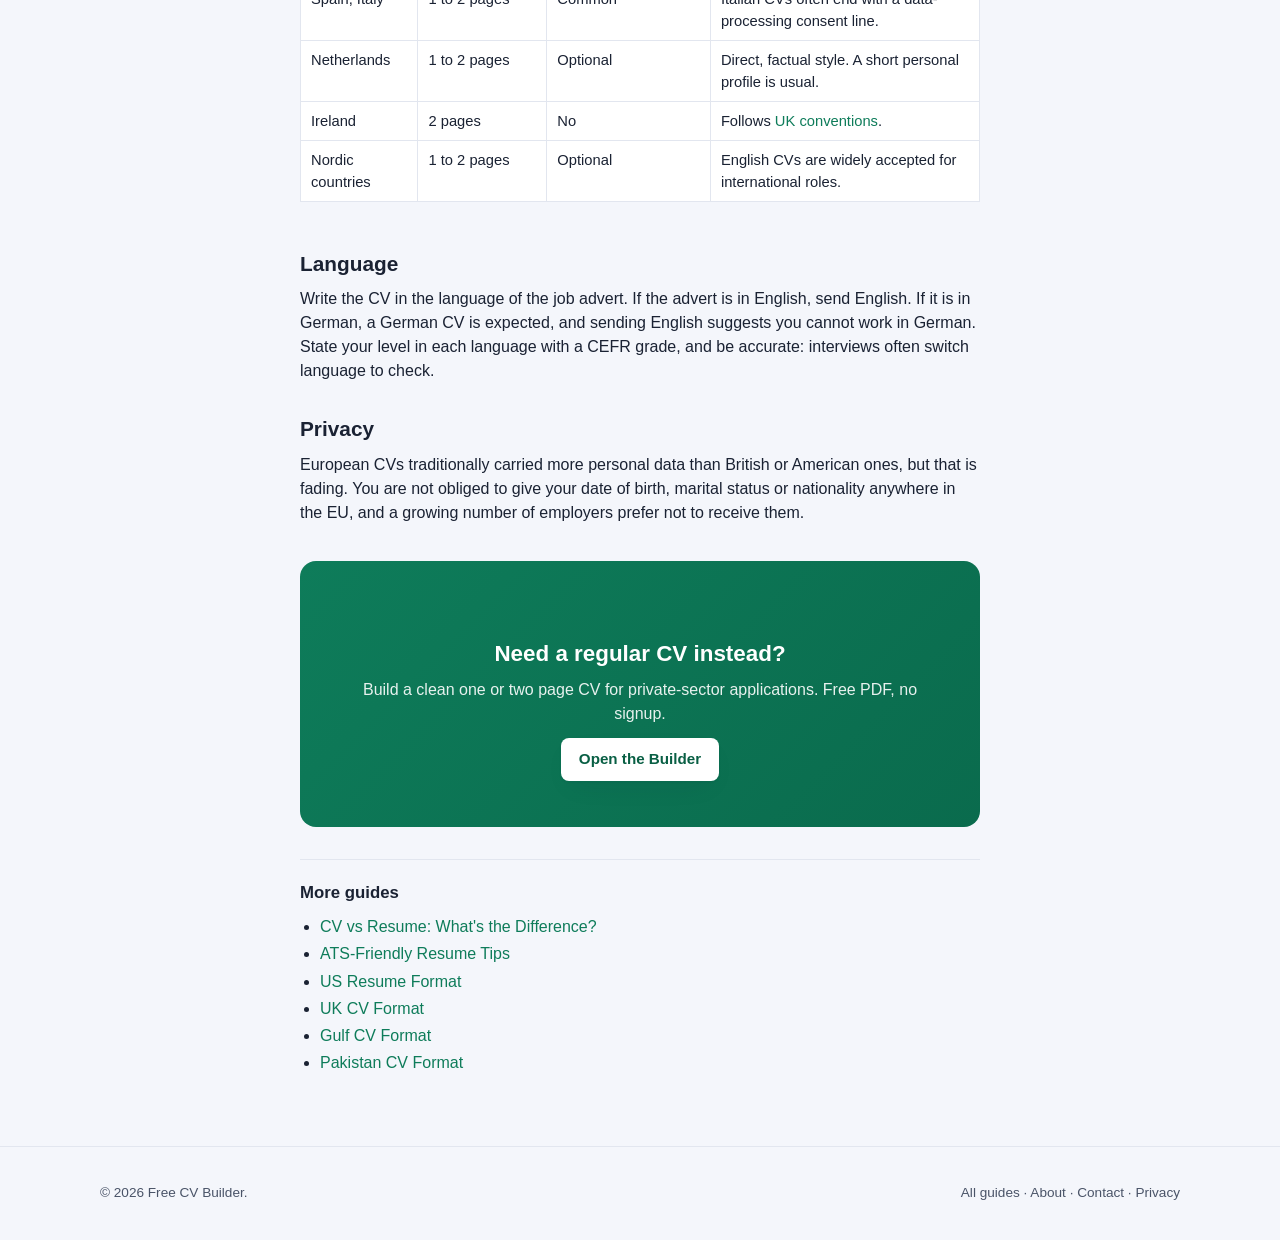
<file: guides/europass-cv.html>
<!DOCTYPE html>
<html lang="en">
<head>
<meta charset="UTF-8">
<meta name="viewport" content="width=device-width, initial-scale=1.0">
<title>Europass CV: What It Is, and When You Should Use It</title>
<meta name="description" content="What the Europass CV is, who actually asks for it, where recruiters prefer a normal CV, and how CV conventions differ between European countries.">
<link rel="canonical" href="https://REPLACE-WITH-YOUR-DOMAIN/guides/europass-cv.html">
<meta name="robots" content="index, follow">
<meta property="og:type" content="article">
<meta property="og:title" content="Europass CV: What It Is, and When You Should Use It">
<meta property="og:description" content="What the Europass CV is, who actually asks for it, where recruiters prefer a normal CV, and how CV conventions differ between European countries.">
<meta property="og:url" content="https://REPLACE-WITH-YOUR-DOMAIN/guides/europass-cv.html">
<meta name="twitter:card" content="summary">
<meta name="twitter:title" content="Europass CV: What It Is, and When You Should Use It">
<meta name="twitter:description" content="What the Europass CV is, who actually asks for it, where recruiters prefer a normal CV, and how CV conventions differ between European countries.">
<link rel="stylesheet" href="../styles.css">
<script type="application/ld+json">
{
  "@context": "https://schema.org",
  "@type": "Article",
  "headline": "Europass CV: What It Is, and When You Should Use It",
  "description": "What the Europass CV is, who actually asks for it, where recruiters prefer a normal CV, and how CV conventions differ between European countries.",
  "datePublished": "2026-11-13",
  "dateModified": "2026-11-13",
  "mainEntityOfPage": "https://REPLACE-WITH-YOUR-DOMAIN/guides/europass-cv.html",
  "author": {
    "@type": "Organization",
    "name": "Free CV Builder"
  },
  "publisher": {
    "@type": "Organization",
    "name": "Free CV Builder"
  }
}
</script>
</head>
<body>

<nav class="nav">
  <div class="container">
    <a href="../index.html" class="brand" style="text-decoration:none;"><span class="dot"></span>Free CV Builder</a>
    <div class="nav-links"><a href="index.html">All guides</a></div>
    <a href="../builder.html" class="btn btn-primary">Build My Resume — Free</a>
  </div>
</nav>

<article class="section">
  <div class="container article">
    <h1>Europass CV: What It Is, and When You Should Use It</h1>
    <p class="byline">Updated November 2026 · 6 minute read</p>
    <p>Europass is a free CV format and online profile tool run by the European Commission. It was introduced in 2005 so that qualifications and experience could be described the same way across European countries. It is useful in a few specific situations and a poor choice in many others.</p>

    <div class="keybox">
      <p>The short version</p>
      <ul>
        <li>Use Europass when the application explicitly asks for it.</li>
        <li>That mostly means EU-funded programmes, some public bodies and some universities.</li>
        <li>For private-sector jobs, a normal one or two page CV usually serves you better.</li>
        <li>Europe has no single CV standard. Conventions change by country.</li>
      </ul>
    </div>

    <h2>What a Europass CV contains</h2>
    <p>You create it on the official Europass website, either as a saved profile or as a one-off document. The sections are fixed: personal information, work experience, education and training, language skills, digital skills, and optional extras such as publications, projects and volunteering.</p>
    <p>The language section is the part people most often borrow. It uses the Common European Framework of Reference (CEFR), which grades listening, reading, speaking and writing from A1 (beginner) to C2 (near-native). Stating "German: B2" tells a European employer far more than "German: good", and you can use CEFR levels on any CV.</p>

    <h2>When to use it</h2>
    <ul>
      <li>The advert or application portal says "Europass CV" or "CV in Europass format".</li>
      <li>Applications tied to EU funding, such as Erasmus+ placements and some research or training projects.</li>
      <li>Some public-sector and university applications, particularly in southern and eastern Europe.</li>
    </ul>
    <p>If the instructions say Europass, follow them exactly. Submitting a different layout can get an application rejected on formal grounds.</p>

    <h2>When not to use it</h2>
    <p>Many private-sector recruiters dislike Europass CVs. The template spends a lot of space on labels and layout, so a career that fits on two pages elsewhere can run to four. Because every Europass CV looks alike, yours is harder to remember. And the format encourages listing duties rather than achievements.</p>
    <p>For a company job in Germany, the Netherlands, Ireland, France, Spain or the Nordic countries, a normal CV written to local conventions is the stronger choice unless the advert says otherwise.</p>

    <h2>How conventions differ across Europe</h2>
    <p>These are general tendencies. Individual employers vary, and the job advert always takes priority.</p>
    <div class="table-wrap">
    <table>
      <tr><th>Country</th><th>Typical length</th><th>Photo</th><th>Worth knowing</th></tr>
      <tr><td>Germany, Austria</td><td>1 to 2 pages</td><td>Still common, not legally required</td><td>Tabular layout with exact month and year dates. Explain gaps.</td></tr>
      <tr><td>France</td><td>1 page, 2 for senior roles</td><td>Common, optional</td><td>Write it in French unless the advert is in English.</td></tr>
      <tr><td>Spain, Italy</td><td>1 to 2 pages</td><td>Common</td><td>Italian CVs often end with a data-processing consent line.</td></tr>
      <tr><td>Netherlands</td><td>1 to 2 pages</td><td>Optional</td><td>Direct, factual style. A short personal profile is usual.</td></tr>
      <tr><td>Ireland</td><td>2 pages</td><td>No</td><td>Follows <a href="uk-cv-format.html">UK conventions</a>.</td></tr>
      <tr><td>Nordic countries</td><td>1 to 2 pages</td><td>Optional</td><td>English CVs are widely accepted for international roles.</td></tr>
    </table>
    </div>

    <h2>Language</h2>
    <p>Write the CV in the language of the job advert. If the advert is in English, send English. If it is in German, a German CV is expected, and sending English suggests you cannot work in German. State your level in each language with a CEFR grade, and be accurate: interviews often switch language to check.</p>

    <h2>Privacy</h2>
    <p>European CVs traditionally carried more personal data than British or American ones, but that is fading. You are not obliged to give your date of birth, marital status or nationality anywhere in the EU, and a growing number of employers prefer not to receive them.</p>

    <div class="cta-band">
      <h2 style="font-size:1.4rem;">Need a regular CV instead?</h2>
      <p>Build a clean one or two page CV for private-sector applications. Free PDF, no signup.</p>
      <a href="../builder.html" class="btn btn-primary">Open the Builder</a>
    </div>

    <div class="related">
      <h2>More guides</h2>
      <ul>
        <li><a href="cv-vs-resume.html">CV vs Resume: What&#x27;s the Difference?</a></li>
        <li><a href="ats-resume-tips.html">ATS-Friendly Resume Tips</a></li>
        <li><a href="us-resume-format.html">US Resume Format</a></li>
        <li><a href="uk-cv-format.html">UK CV Format</a></li>
        <li><a href="gulf-cv-format.html">Gulf CV Format</a></li>
        <li><a href="pakistan-cv-format.html">Pakistan CV Format</a></li>
      </ul>
    </div>
  </div>
</article>

<footer class="footer">
  <div class="container">
    <div>© 2026 Free CV Builder.</div>
    <div><a href="index.html">All guides</a> · <a href="../about.html">About</a> · <a href="../contact.html">Contact</a> · <a href="../privacy-policy.html">Privacy</a></div>
  </div>
</footer>

</body>
</html>
</file>
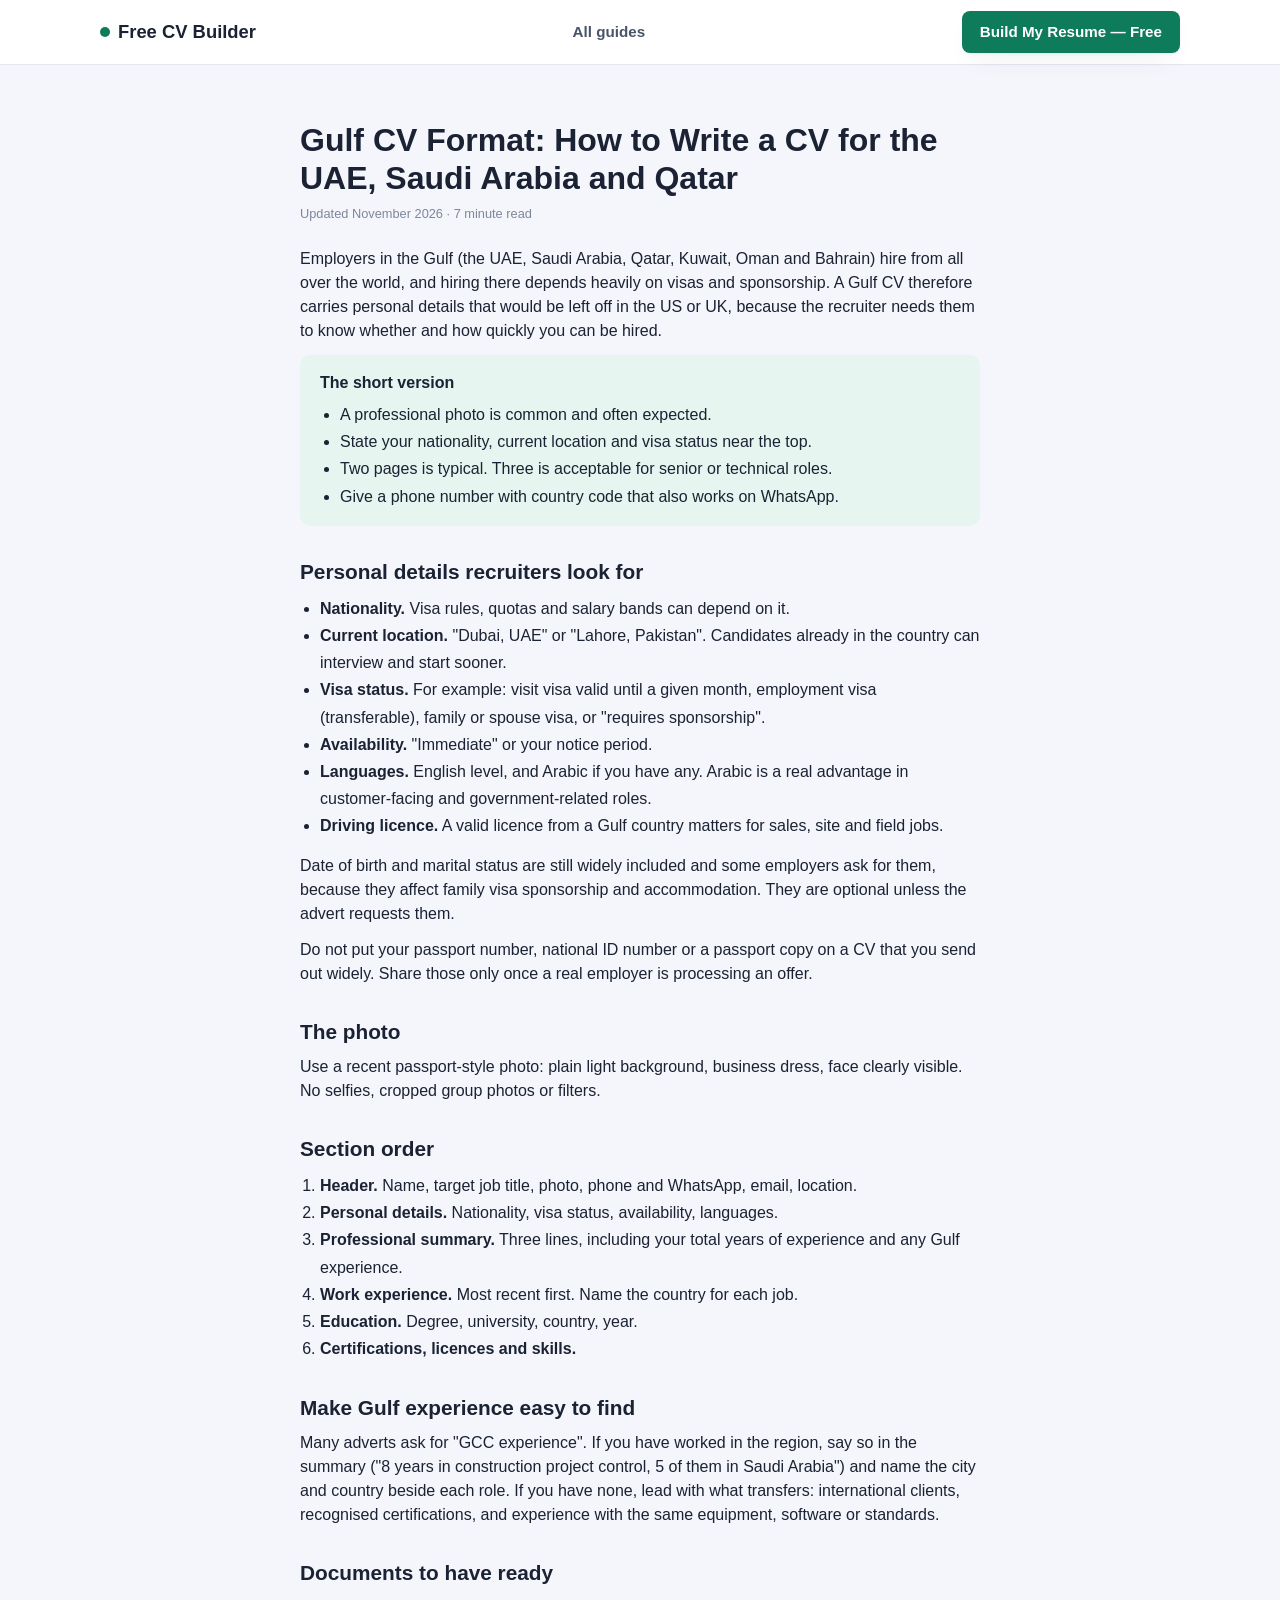
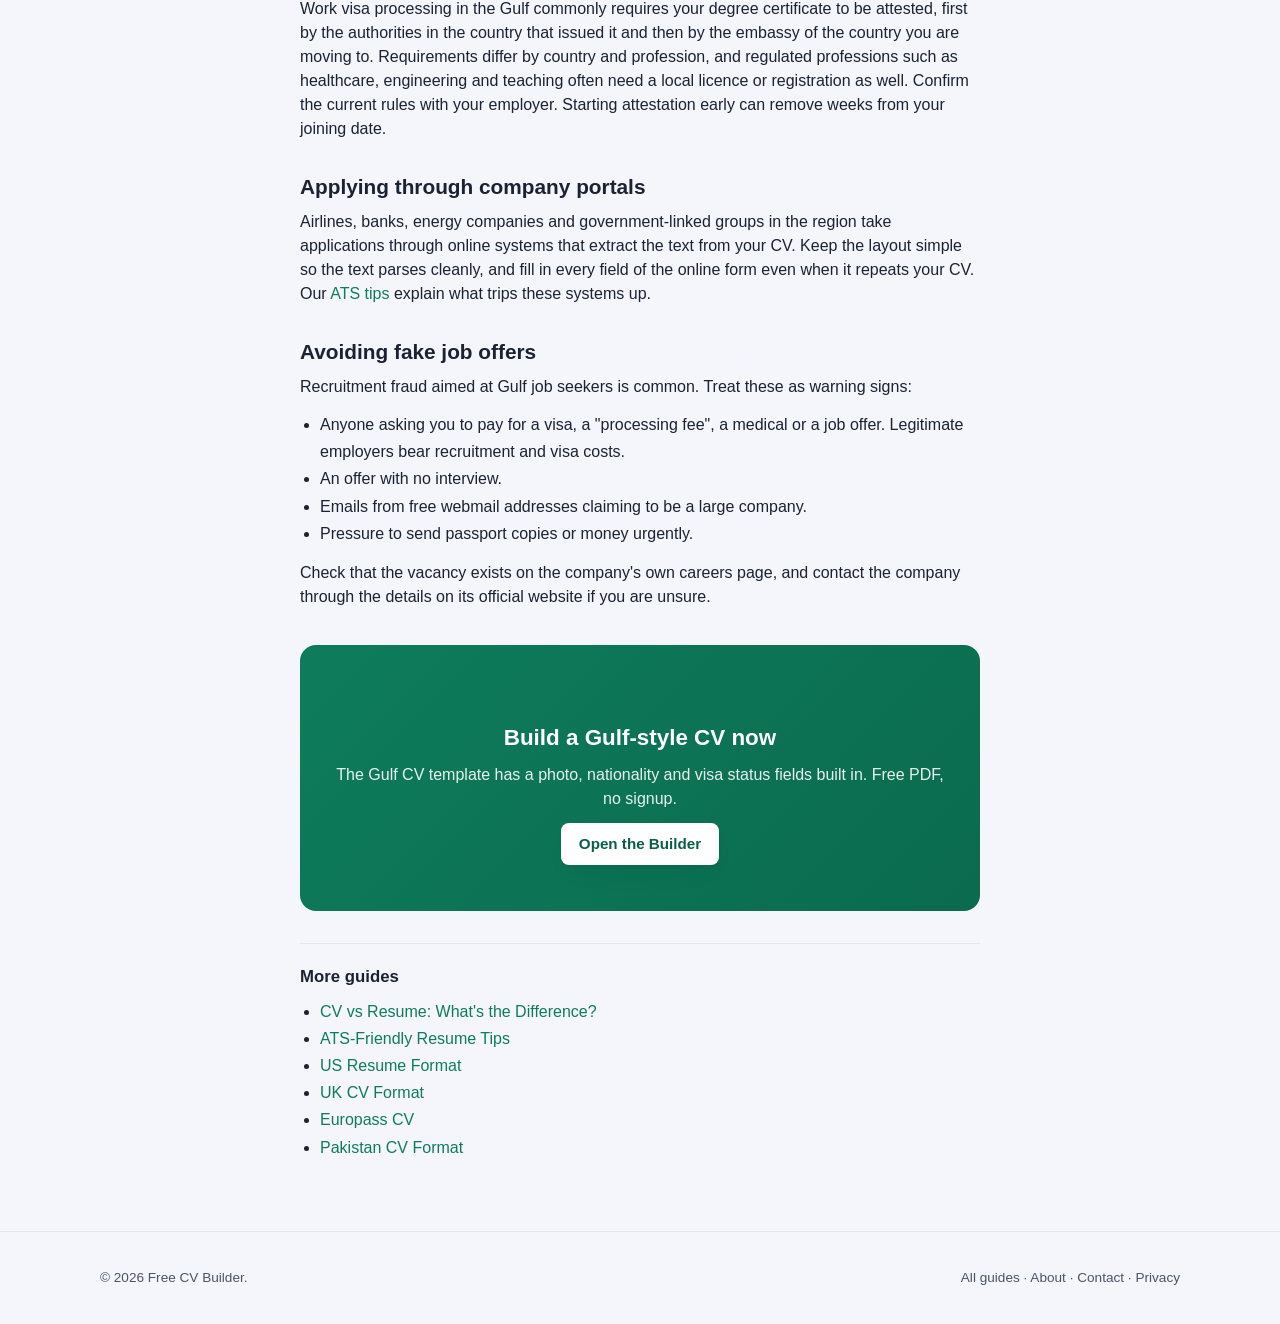
<file: guides/gulf-cv-format.html>
<!DOCTYPE html>
<html lang="en">
<head>
<meta charset="UTF-8">
<meta name="viewport" content="width=device-width, initial-scale=1.0">
<title>Gulf CV Format: How to Write a CV for the UAE, Saudi Arabia and Qatar</title>
<meta name="description" content="How to format a CV for jobs in the UAE, Saudi Arabia, Qatar, Kuwait, Oman and Bahrain: photo, nationality, visa status, notice period, and how to spot fake job offers.">
<link rel="canonical" href="https://REPLACE-WITH-YOUR-DOMAIN/guides/gulf-cv-format.html">
<meta name="robots" content="index, follow">
<meta property="og:type" content="article">
<meta property="og:title" content="Gulf CV Format: How to Write a CV for the UAE, Saudi Arabia and Qatar">
<meta property="og:description" content="How to format a CV for jobs in the UAE, Saudi Arabia, Qatar, Kuwait, Oman and Bahrain: photo, nationality, visa status, notice period, and how to spot fake job offers.">
<meta property="og:url" content="https://REPLACE-WITH-YOUR-DOMAIN/guides/gulf-cv-format.html">
<meta name="twitter:card" content="summary">
<meta name="twitter:title" content="Gulf CV Format: How to Write a CV for the UAE, Saudi Arabia and Qatar">
<meta name="twitter:description" content="How to format a CV for jobs in the UAE, Saudi Arabia, Qatar, Kuwait, Oman and Bahrain: photo, nationality, visa status, notice period, and how to spot fake job offers.">
<link rel="stylesheet" href="../styles.css">
<script type="application/ld+json">
{
  "@context": "https://schema.org",
  "@type": "Article",
  "headline": "Gulf CV Format: How to Write a CV for the UAE, Saudi Arabia and Qatar",
  "description": "How to format a CV for jobs in the UAE, Saudi Arabia, Qatar, Kuwait, Oman and Bahrain: photo, nationality, visa status, notice period, and how to spot fake job offers.",
  "datePublished": "2026-11-13",
  "dateModified": "2026-11-13",
  "mainEntityOfPage": "https://REPLACE-WITH-YOUR-DOMAIN/guides/gulf-cv-format.html",
  "author": {
    "@type": "Organization",
    "name": "Free CV Builder"
  },
  "publisher": {
    "@type": "Organization",
    "name": "Free CV Builder"
  }
}
</script>
</head>
<body>

<nav class="nav">
  <div class="container">
    <a href="../index.html" class="brand" style="text-decoration:none;"><span class="dot"></span>Free CV Builder</a>
    <div class="nav-links"><a href="index.html">All guides</a></div>
    <a href="../builder.html" class="btn btn-primary">Build My Resume — Free</a>
  </div>
</nav>

<article class="section">
  <div class="container article">
    <h1>Gulf CV Format: How to Write a CV for the UAE, Saudi Arabia and Qatar</h1>
    <p class="byline">Updated November 2026 · 7 minute read</p>
    <p>Employers in the Gulf (the UAE, Saudi Arabia, Qatar, Kuwait, Oman and Bahrain) hire from all over the world, and hiring there depends heavily on visas and sponsorship. A Gulf CV therefore carries personal details that would be left off in the US or UK, because the recruiter needs them to know whether and how quickly you can be hired.</p>

    <div class="keybox">
      <p>The short version</p>
      <ul>
        <li>A professional photo is common and often expected.</li>
        <li>State your nationality, current location and visa status near the top.</li>
        <li>Two pages is typical. Three is acceptable for senior or technical roles.</li>
        <li>Give a phone number with country code that also works on WhatsApp.</li>
      </ul>
    </div>

    <h2>Personal details recruiters look for</h2>
    <ul>
      <li><b>Nationality.</b> Visa rules, quotas and salary bands can depend on it.</li>
      <li><b>Current location.</b> "Dubai, UAE" or "Lahore, Pakistan". Candidates already in the country can interview and start sooner.</li>
      <li><b>Visa status.</b> For example: visit visa valid until a given month, employment visa (transferable), family or spouse visa, or "requires sponsorship".</li>
      <li><b>Availability.</b> "Immediate" or your notice period.</li>
      <li><b>Languages.</b> English level, and Arabic if you have any. Arabic is a real advantage in customer-facing and government-related roles.</li>
      <li><b>Driving licence.</b> A valid licence from a Gulf country matters for sales, site and field jobs.</li>
    </ul>
    <p>Date of birth and marital status are still widely included and some employers ask for them, because they affect family visa sponsorship and accommodation. They are optional unless the advert requests them.</p>
    <p>Do not put your passport number, national ID number or a passport copy on a CV that you send out widely. Share those only once a real employer is processing an offer.</p>

    <h2>The photo</h2>
    <p>Use a recent passport-style photo: plain light background, business dress, face clearly visible. No selfies, cropped group photos or filters.</p>

    <h2>Section order</h2>
    <ol>
      <li><b>Header.</b> Name, target job title, photo, phone and WhatsApp, email, location.</li>
      <li><b>Personal details.</b> Nationality, visa status, availability, languages.</li>
      <li><b>Professional summary.</b> Three lines, including your total years of experience and any Gulf experience.</li>
      <li><b>Work experience.</b> Most recent first. Name the country for each job.</li>
      <li><b>Education.</b> Degree, university, country, year.</li>
      <li><b>Certifications, licences and skills.</b></li>
    </ol>

    <h2>Make Gulf experience easy to find</h2>
    <p>Many adverts ask for "GCC experience". If you have worked in the region, say so in the summary ("8 years in construction project control, 5 of them in Saudi Arabia") and name the city and country beside each role. If you have none, lead with what transfers: international clients, recognised certifications, and experience with the same equipment, software or standards.</p>

    <h2>Documents to have ready</h2>
    <p>Work visa processing in the Gulf commonly requires your degree certificate to be attested, first by the authorities in the country that issued it and then by the embassy of the country you are moving to. Requirements differ by country and profession, and regulated professions such as healthcare, engineering and teaching often need a local licence or registration as well. Confirm the current rules with your employer. Starting attestation early can remove weeks from your joining date.</p>

    <h2>Applying through company portals</h2>
    <p>Airlines, banks, energy companies and government-linked groups in the region take applications through online systems that extract the text from your CV. Keep the layout simple so the text parses cleanly, and fill in every field of the online form even when it repeats your CV. Our <a href="ats-resume-tips.html">ATS tips</a> explain what trips these systems up.</p>

    <h2>Avoiding fake job offers</h2>
    <p>Recruitment fraud aimed at Gulf job seekers is common. Treat these as warning signs:</p>
    <ul>
      <li>Anyone asking you to pay for a visa, a "processing fee", a medical or a job offer. Legitimate employers bear recruitment and visa costs.</li>
      <li>An offer with no interview.</li>
      <li>Emails from free webmail addresses claiming to be a large company.</li>
      <li>Pressure to send passport copies or money urgently.</li>
    </ul>
    <p>Check that the vacancy exists on the company's own careers page, and contact the company through the details on its official website if you are unsure.</p>

    <div class="cta-band">
      <h2 style="font-size:1.4rem;">Build a Gulf-style CV now</h2>
      <p>The Gulf CV template has a photo, nationality and visa status fields built in. Free PDF, no signup.</p>
      <a href="../builder.html" class="btn btn-primary">Open the Builder</a>
    </div>

    <div class="related">
      <h2>More guides</h2>
      <ul>
        <li><a href="cv-vs-resume.html">CV vs Resume: What&#x27;s the Difference?</a></li>
        <li><a href="ats-resume-tips.html">ATS-Friendly Resume Tips</a></li>
        <li><a href="us-resume-format.html">US Resume Format</a></li>
        <li><a href="uk-cv-format.html">UK CV Format</a></li>
        <li><a href="europass-cv.html">Europass CV</a></li>
        <li><a href="pakistan-cv-format.html">Pakistan CV Format</a></li>
      </ul>
    </div>
  </div>
</article>

<footer class="footer">
  <div class="container">
    <div>© 2026 Free CV Builder.</div>
    <div><a href="index.html">All guides</a> · <a href="../about.html">About</a> · <a href="../contact.html">Contact</a> · <a href="../privacy-policy.html">Privacy</a></div>
  </div>
</footer>

</body>
</html>
</file>
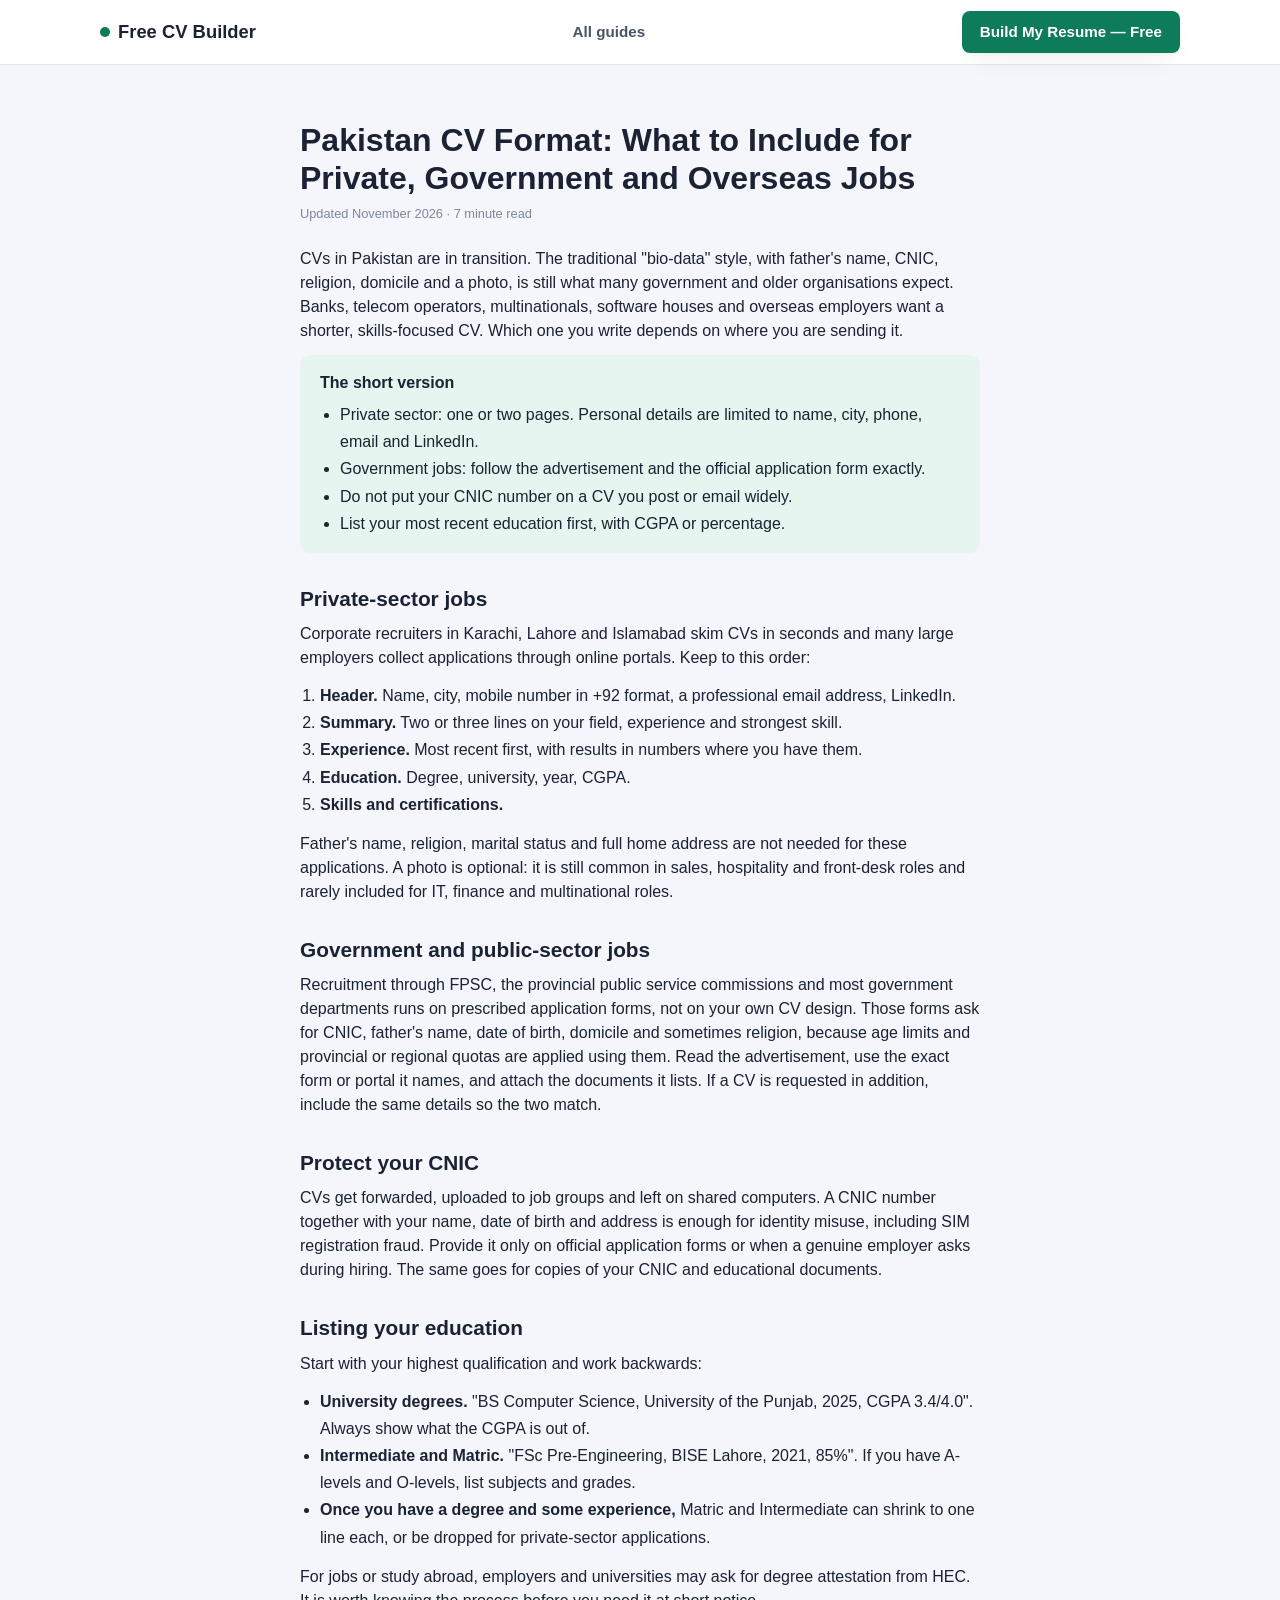
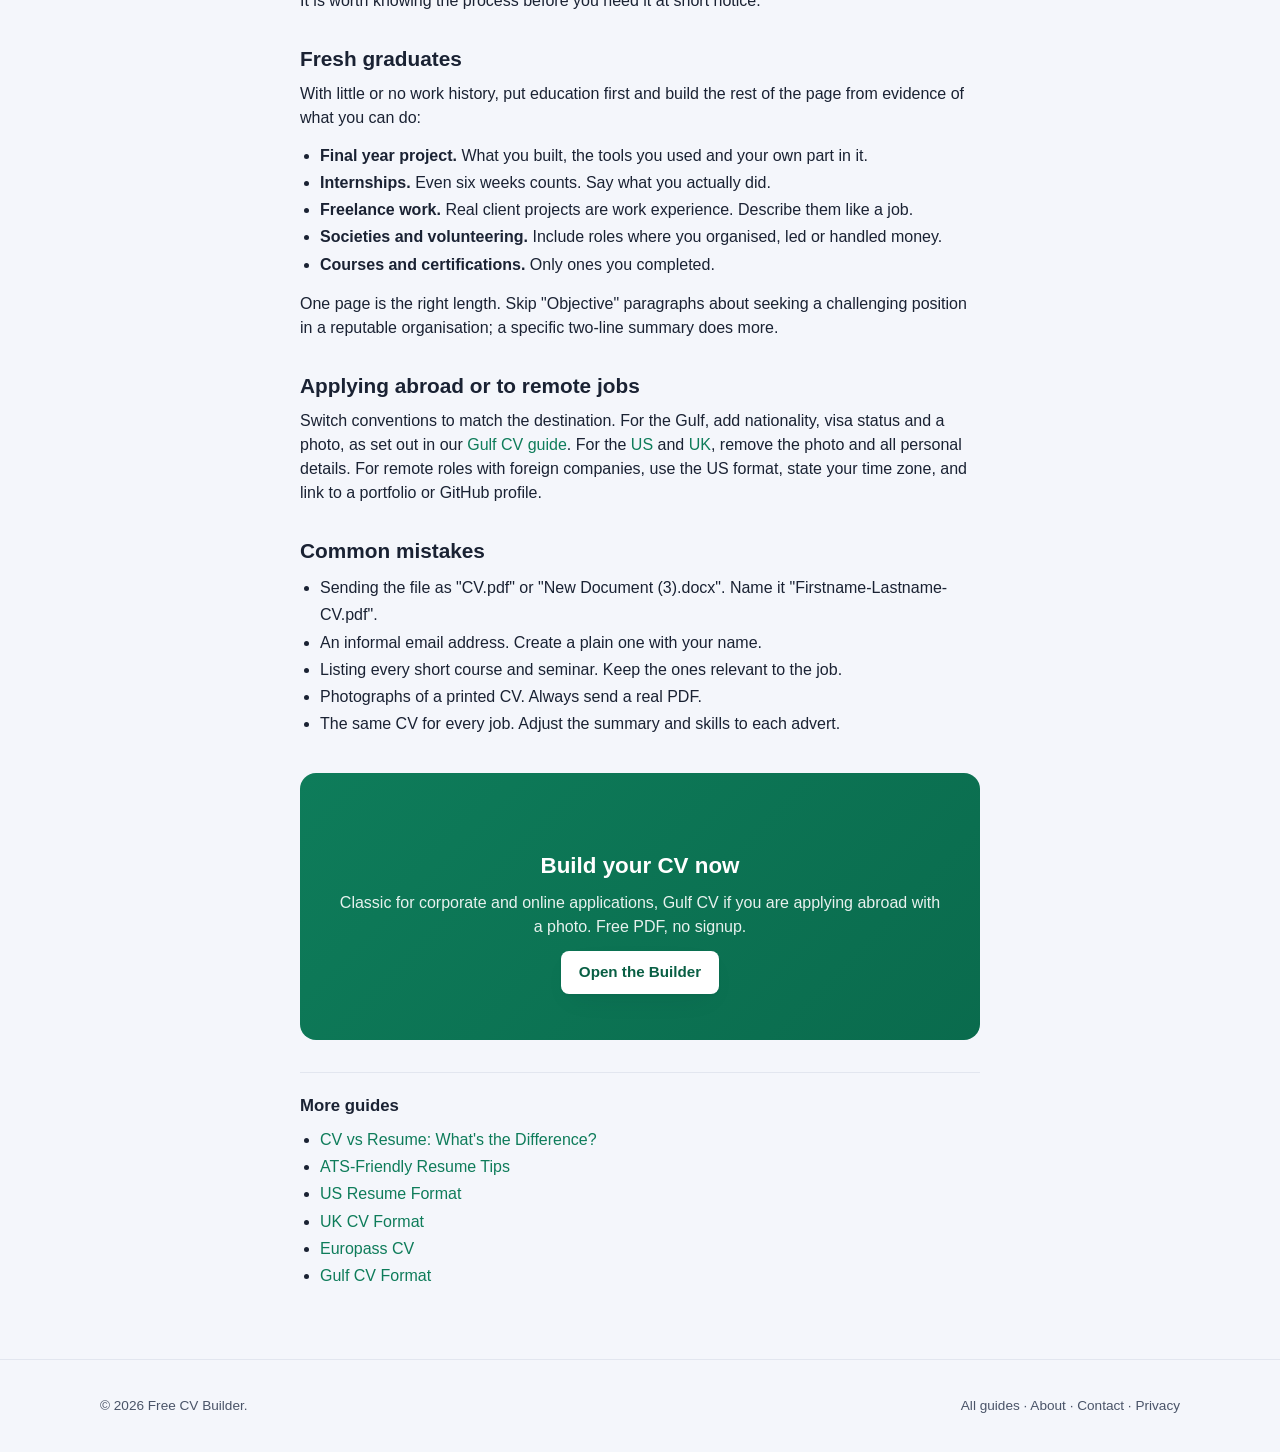
<file: guides/pakistan-cv-format.html>
<!DOCTYPE html>
<html lang="en">
<head>
<meta charset="UTF-8">
<meta name="viewport" content="width=device-width, initial-scale=1.0">
<title>Pakistan CV Format: What to Include for Private, Government and Overseas Jobs</title>
<meta name="description" content="How to write a CV in Pakistan: what private companies expect, when a photo, CNIC or domicile is needed, how to list Matric, FSc and CGPA, and a format for fresh graduates.">
<link rel="canonical" href="https://REPLACE-WITH-YOUR-DOMAIN/guides/pakistan-cv-format.html">
<meta name="robots" content="index, follow">
<meta property="og:type" content="article">
<meta property="og:title" content="Pakistan CV Format: What to Include for Private, Government and Overseas Jobs">
<meta property="og:description" content="How to write a CV in Pakistan: what private companies expect, when a photo, CNIC or domicile is needed, how to list Matric, FSc and CGPA, and a format for fresh graduates.">
<meta property="og:url" content="https://REPLACE-WITH-YOUR-DOMAIN/guides/pakistan-cv-format.html">
<meta name="twitter:card" content="summary">
<meta name="twitter:title" content="Pakistan CV Format: What to Include for Private, Government and Overseas Jobs">
<meta name="twitter:description" content="How to write a CV in Pakistan: what private companies expect, when a photo, CNIC or domicile is needed, how to list Matric, FSc and CGPA, and a format for fresh graduates.">
<link rel="stylesheet" href="../styles.css">
<script type="application/ld+json">
{
  "@context": "https://schema.org",
  "@type": "Article",
  "headline": "Pakistan CV Format: What to Include for Private, Government and Overseas Jobs",
  "description": "How to write a CV in Pakistan: what private companies expect, when a photo, CNIC or domicile is needed, how to list Matric, FSc and CGPA, and a format for fresh graduates.",
  "datePublished": "2026-11-13",
  "dateModified": "2026-11-13",
  "mainEntityOfPage": "https://REPLACE-WITH-YOUR-DOMAIN/guides/pakistan-cv-format.html",
  "author": {
    "@type": "Organization",
    "name": "Free CV Builder"
  },
  "publisher": {
    "@type": "Organization",
    "name": "Free CV Builder"
  }
}
</script>
</head>
<body>

<nav class="nav">
  <div class="container">
    <a href="../index.html" class="brand" style="text-decoration:none;"><span class="dot"></span>Free CV Builder</a>
    <div class="nav-links"><a href="index.html">All guides</a></div>
    <a href="../builder.html" class="btn btn-primary">Build My Resume — Free</a>
  </div>
</nav>

<article class="section">
  <div class="container article">
    <h1>Pakistan CV Format: What to Include for Private, Government and Overseas Jobs</h1>
    <p class="byline">Updated November 2026 · 7 minute read</p>
    <p>CVs in Pakistan are in transition. The traditional "bio-data" style, with father's name, CNIC, religion, domicile and a photo, is still what many government and older organisations expect. Banks, telecom operators, multinationals, software houses and overseas employers want a shorter, skills-focused CV. Which one you write depends on where you are sending it.</p>

    <div class="keybox">
      <p>The short version</p>
      <ul>
        <li>Private sector: one or two pages. Personal details are limited to name, city, phone, email and LinkedIn.</li>
        <li>Government jobs: follow the advertisement and the official application form exactly.</li>
        <li>Do not put your CNIC number on a CV you post or email widely.</li>
        <li>List your most recent education first, with CGPA or percentage.</li>
      </ul>
    </div>

    <h2>Private-sector jobs</h2>
    <p>Corporate recruiters in Karachi, Lahore and Islamabad skim CVs in seconds and many large employers collect applications through online portals. Keep to this order:</p>
    <ol>
      <li><b>Header.</b> Name, city, mobile number in +92 format, a professional email address, LinkedIn.</li>
      <li><b>Summary.</b> Two or three lines on your field, experience and strongest skill.</li>
      <li><b>Experience.</b> Most recent first, with results in numbers where you have them.</li>
      <li><b>Education.</b> Degree, university, year, CGPA.</li>
      <li><b>Skills and certifications.</b></li>
    </ol>
    <p>Father's name, religion, marital status and full home address are not needed for these applications. A photo is optional: it is still common in sales, hospitality and front-desk roles and rarely included for IT, finance and multinational roles.</p>

    <h2>Government and public-sector jobs</h2>
    <p>Recruitment through FPSC, the provincial public service commissions and most government departments runs on prescribed application forms, not on your own CV design. Those forms ask for CNIC, father's name, date of birth, domicile and sometimes religion, because age limits and provincial or regional quotas are applied using them. Read the advertisement, use the exact form or portal it names, and attach the documents it lists. If a CV is requested in addition, include the same details so the two match.</p>

    <h2>Protect your CNIC</h2>
    <p>CVs get forwarded, uploaded to job groups and left on shared computers. A CNIC number together with your name, date of birth and address is enough for identity misuse, including SIM registration fraud. Provide it only on official application forms or when a genuine employer asks during hiring. The same goes for copies of your CNIC and educational documents.</p>

    <h2>Listing your education</h2>
    <p>Start with your highest qualification and work backwards:</p>
    <ul>
      <li><b>University degrees.</b> "BS Computer Science, University of the Punjab, 2025, CGPA 3.4/4.0". Always show what the CGPA is out of.</li>
      <li><b>Intermediate and Matric.</b> "FSc Pre-Engineering, BISE Lahore, 2021, 85%". If you have A-levels and O-levels, list subjects and grades.</li>
      <li><b>Once you have a degree and some experience,</b> Matric and Intermediate can shrink to one line each, or be dropped for private-sector applications.</li>
    </ul>
    <p>For jobs or study abroad, employers and universities may ask for degree attestation from HEC. It is worth knowing the process before you need it at short notice.</p>

    <h2>Fresh graduates</h2>
    <p>With little or no work history, put education first and build the rest of the page from evidence of what you can do:</p>
    <ul>
      <li><b>Final year project.</b> What you built, the tools you used and your own part in it.</li>
      <li><b>Internships.</b> Even six weeks counts. Say what you actually did.</li>
      <li><b>Freelance work.</b> Real client projects are work experience. Describe them like a job.</li>
      <li><b>Societies and volunteering.</b> Include roles where you organised, led or handled money.</li>
      <li><b>Courses and certifications.</b> Only ones you completed.</li>
    </ul>
    <p>One page is the right length. Skip "Objective" paragraphs about seeking a challenging position in a reputable organisation; a specific two-line summary does more.</p>

    <h2>Applying abroad or to remote jobs</h2>
    <p>Switch conventions to match the destination. For the Gulf, add nationality, visa status and a photo, as set out in our <a href="gulf-cv-format.html">Gulf CV guide</a>. For the <a href="us-resume-format.html">US</a> and <a href="uk-cv-format.html">UK</a>, remove the photo and all personal details. For remote roles with foreign companies, use the US format, state your time zone, and link to a portfolio or GitHub profile.</p>

    <h2>Common mistakes</h2>
    <ul>
      <li>Sending the file as "CV.pdf" or "New Document (3).docx". Name it "Firstname-Lastname-CV.pdf".</li>
      <li>An informal email address. Create a plain one with your name.</li>
      <li>Listing every short course and seminar. Keep the ones relevant to the job.</li>
      <li>Photographs of a printed CV. Always send a real PDF.</li>
      <li>The same CV for every job. Adjust the summary and skills to each advert.</li>
    </ul>

    <div class="cta-band">
      <h2 style="font-size:1.4rem;">Build your CV now</h2>
      <p>Classic for corporate and online applications, Gulf CV if you are applying abroad with a photo. Free PDF, no signup.</p>
      <a href="../builder.html" class="btn btn-primary">Open the Builder</a>
    </div>

    <div class="related">
      <h2>More guides</h2>
      <ul>
        <li><a href="cv-vs-resume.html">CV vs Resume: What&#x27;s the Difference?</a></li>
        <li><a href="ats-resume-tips.html">ATS-Friendly Resume Tips</a></li>
        <li><a href="us-resume-format.html">US Resume Format</a></li>
        <li><a href="uk-cv-format.html">UK CV Format</a></li>
        <li><a href="europass-cv.html">Europass CV</a></li>
        <li><a href="gulf-cv-format.html">Gulf CV Format</a></li>
      </ul>
    </div>
  </div>
</article>

<footer class="footer">
  <div class="container">
    <div>© 2026 Free CV Builder.</div>
    <div><a href="index.html">All guides</a> · <a href="../about.html">About</a> · <a href="../contact.html">Contact</a> · <a href="../privacy-policy.html">Privacy</a></div>
  </div>
</footer>

</body>
</html>
</file>
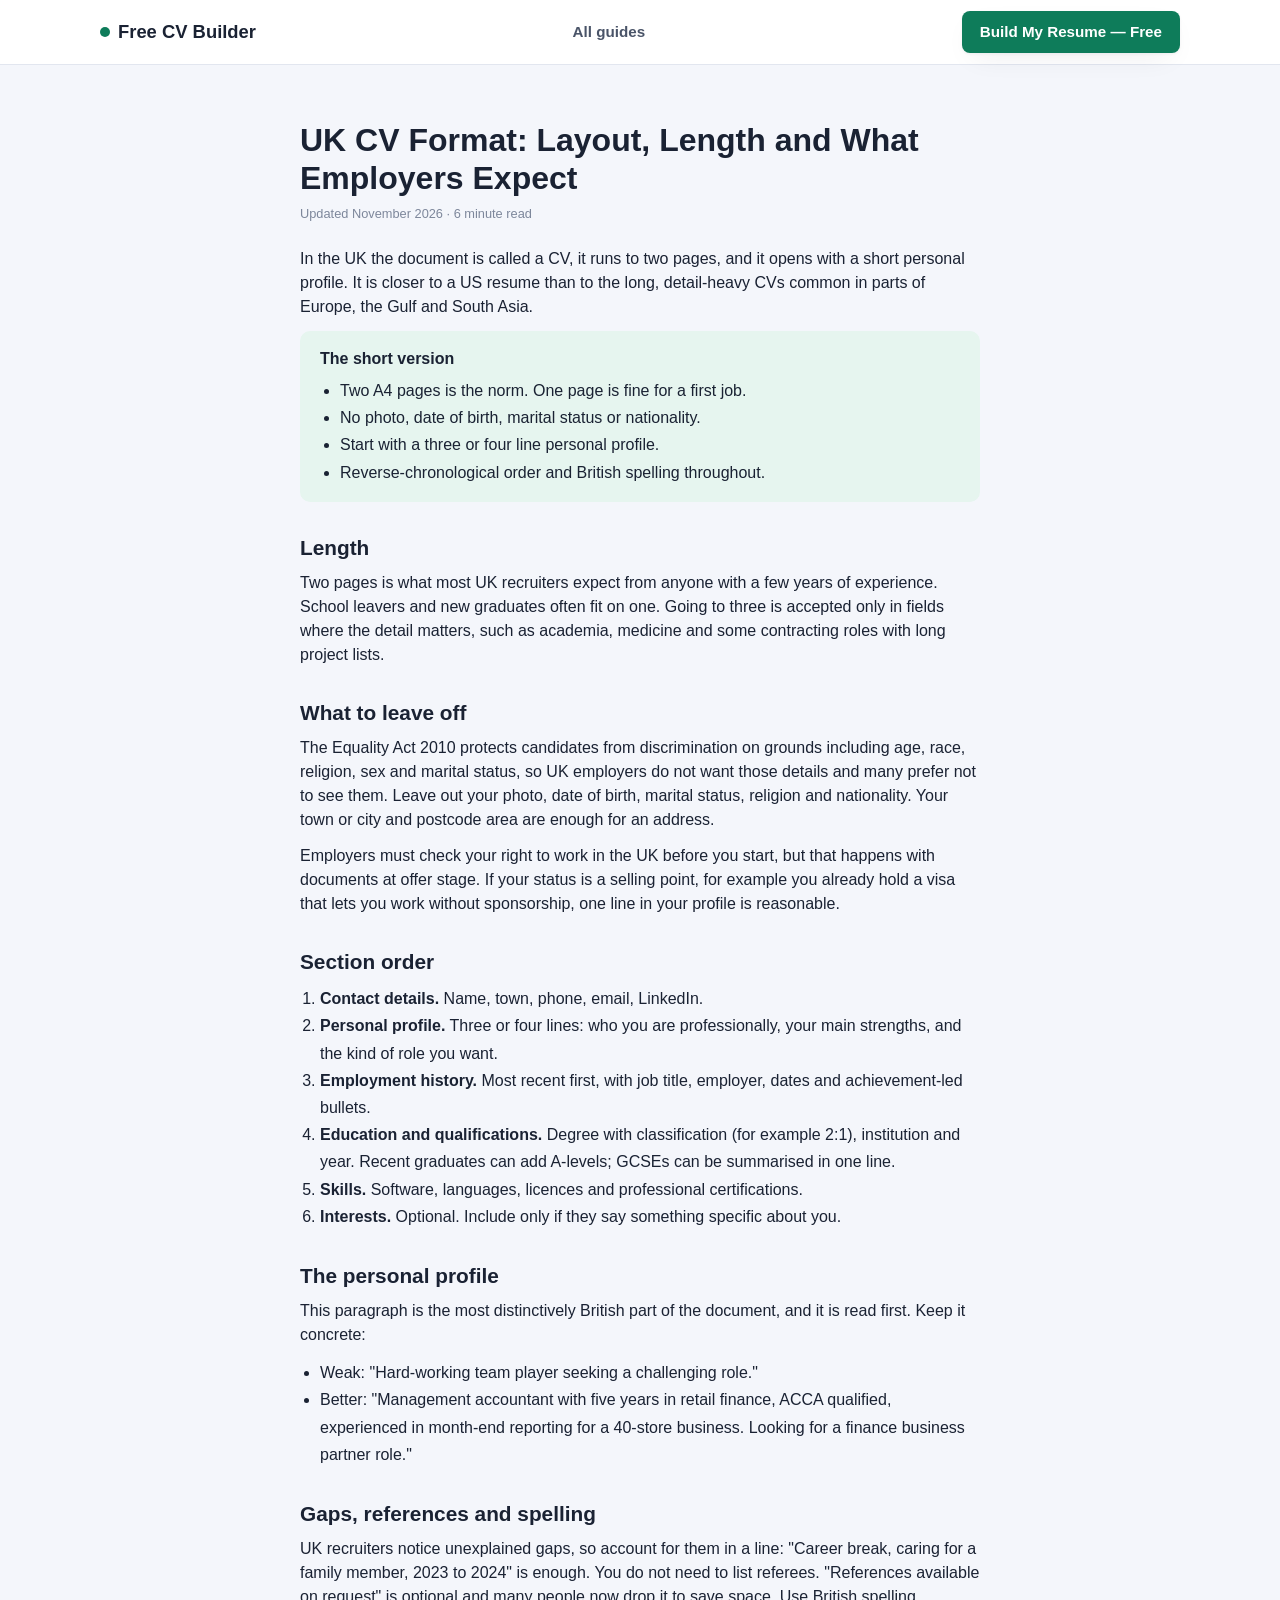
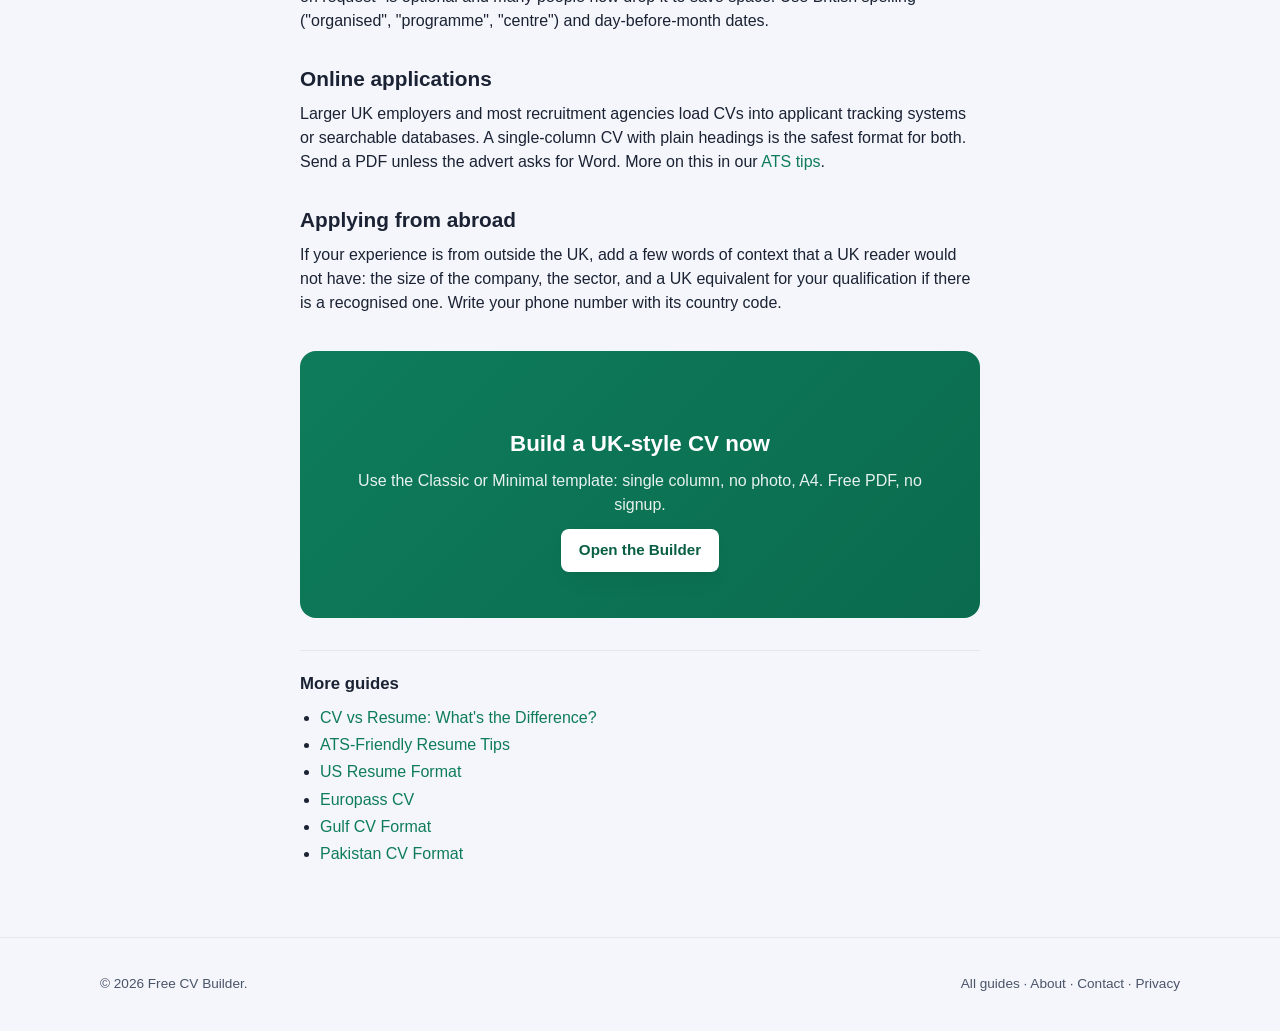
<file: guides/uk-cv-format.html>
<!DOCTYPE html>
<html lang="en">
<head>
<meta charset="UTF-8">
<meta name="viewport" content="width=device-width, initial-scale=1.0">
<title>UK CV Format: Layout, Length and What Employers Expect</title>
<meta name="description" content="How to write a CV for jobs in the United Kingdom: two pages, a short personal profile, no photo or date of birth, British spelling, and the sections UK recruiters look for.">
<link rel="canonical" href="https://REPLACE-WITH-YOUR-DOMAIN/guides/uk-cv-format.html">
<meta name="robots" content="index, follow">
<meta property="og:type" content="article">
<meta property="og:title" content="UK CV Format: Layout, Length and What Employers Expect">
<meta property="og:description" content="How to write a CV for jobs in the United Kingdom: two pages, a short personal profile, no photo or date of birth, British spelling, and the sections UK recruiters look for.">
<meta property="og:url" content="https://REPLACE-WITH-YOUR-DOMAIN/guides/uk-cv-format.html">
<meta name="twitter:card" content="summary">
<meta name="twitter:title" content="UK CV Format: Layout, Length and What Employers Expect">
<meta name="twitter:description" content="How to write a CV for jobs in the United Kingdom: two pages, a short personal profile, no photo or date of birth, British spelling, and the sections UK recruiters look for.">
<link rel="stylesheet" href="../styles.css">
<script type="application/ld+json">
{
  "@context": "https://schema.org",
  "@type": "Article",
  "headline": "UK CV Format: Layout, Length and What Employers Expect",
  "description": "How to write a CV for jobs in the United Kingdom: two pages, a short personal profile, no photo or date of birth, British spelling, and the sections UK recruiters look for.",
  "datePublished": "2026-11-13",
  "dateModified": "2026-11-13",
  "mainEntityOfPage": "https://REPLACE-WITH-YOUR-DOMAIN/guides/uk-cv-format.html",
  "author": {
    "@type": "Organization",
    "name": "Free CV Builder"
  },
  "publisher": {
    "@type": "Organization",
    "name": "Free CV Builder"
  }
}
</script>
</head>
<body>

<nav class="nav">
  <div class="container">
    <a href="../index.html" class="brand" style="text-decoration:none;"><span class="dot"></span>Free CV Builder</a>
    <div class="nav-links"><a href="index.html">All guides</a></div>
    <a href="../builder.html" class="btn btn-primary">Build My Resume — Free</a>
  </div>
</nav>

<article class="section">
  <div class="container article">
    <h1>UK CV Format: Layout, Length and What Employers Expect</h1>
    <p class="byline">Updated November 2026 · 6 minute read</p>
    <p>In the UK the document is called a CV, it runs to two pages, and it opens with a short personal profile. It is closer to a US resume than to the long, detail-heavy CVs common in parts of Europe, the Gulf and South Asia.</p>

    <div class="keybox">
      <p>The short version</p>
      <ul>
        <li>Two A4 pages is the norm. One page is fine for a first job.</li>
        <li>No photo, date of birth, marital status or nationality.</li>
        <li>Start with a three or four line personal profile.</li>
        <li>Reverse-chronological order and British spelling throughout.</li>
      </ul>
    </div>

    <h2>Length</h2>
    <p>Two pages is what most UK recruiters expect from anyone with a few years of experience. School leavers and new graduates often fit on one. Going to three is accepted only in fields where the detail matters, such as academia, medicine and some contracting roles with long project lists.</p>

    <h2>What to leave off</h2>
    <p>The Equality Act 2010 protects candidates from discrimination on grounds including age, race, religion, sex and marital status, so UK employers do not want those details and many prefer not to see them. Leave out your photo, date of birth, marital status, religion and nationality. Your town or city and postcode area are enough for an address.</p>
    <p>Employers must check your right to work in the UK before you start, but that happens with documents at offer stage. If your status is a selling point, for example you already hold a visa that lets you work without sponsorship, one line in your profile is reasonable.</p>

    <h2>Section order</h2>
    <ol>
      <li><b>Contact details.</b> Name, town, phone, email, LinkedIn.</li>
      <li><b>Personal profile.</b> Three or four lines: who you are professionally, your main strengths, and the kind of role you want.</li>
      <li><b>Employment history.</b> Most recent first, with job title, employer, dates and achievement-led bullets.</li>
      <li><b>Education and qualifications.</b> Degree with classification (for example 2:1), institution and year. Recent graduates can add A-levels; GCSEs can be summarised in one line.</li>
      <li><b>Skills.</b> Software, languages, licences and professional certifications.</li>
      <li><b>Interests.</b> Optional. Include only if they say something specific about you.</li>
    </ol>

    <h2>The personal profile</h2>
    <p>This paragraph is the most distinctively British part of the document, and it is read first. Keep it concrete:</p>
    <ul>
      <li>Weak: "Hard-working team player seeking a challenging role."</li>
      <li>Better: "Management accountant with five years in retail finance, ACCA qualified, experienced in month-end reporting for a 40-store business. Looking for a finance business partner role."</li>
    </ul>

    <h2>Gaps, references and spelling</h2>
    <p>UK recruiters notice unexplained gaps, so account for them in a line: "Career break, caring for a family member, 2023 to 2024" is enough. You do not need to list referees. "References available on request" is optional and many people now drop it to save space. Use British spelling ("organised", "programme", "centre") and day-before-month dates.</p>

    <h2>Online applications</h2>
    <p>Larger UK employers and most recruitment agencies load CVs into applicant tracking systems or searchable databases. A single-column CV with plain headings is the safest format for both. Send a PDF unless the advert asks for Word. More on this in our <a href="ats-resume-tips.html">ATS tips</a>.</p>

    <h2>Applying from abroad</h2>
    <p>If your experience is from outside the UK, add a few words of context that a UK reader would not have: the size of the company, the sector, and a UK equivalent for your qualification if there is a recognised one. Write your phone number with its country code.</p>

    <div class="cta-band">
      <h2 style="font-size:1.4rem;">Build a UK-style CV now</h2>
      <p>Use the Classic or Minimal template: single column, no photo, A4. Free PDF, no signup.</p>
      <a href="../builder.html" class="btn btn-primary">Open the Builder</a>
    </div>

    <div class="related">
      <h2>More guides</h2>
      <ul>
        <li><a href="cv-vs-resume.html">CV vs Resume: What&#x27;s the Difference?</a></li>
        <li><a href="ats-resume-tips.html">ATS-Friendly Resume Tips</a></li>
        <li><a href="us-resume-format.html">US Resume Format</a></li>
        <li><a href="europass-cv.html">Europass CV</a></li>
        <li><a href="gulf-cv-format.html">Gulf CV Format</a></li>
        <li><a href="pakistan-cv-format.html">Pakistan CV Format</a></li>
      </ul>
    </div>
  </div>
</article>

<footer class="footer">
  <div class="container">
    <div>© 2026 Free CV Builder.</div>
    <div><a href="index.html">All guides</a> · <a href="../about.html">About</a> · <a href="../contact.html">Contact</a> · <a href="../privacy-policy.html">Privacy</a></div>
  </div>
</footer>

</body>
</html>
</file>
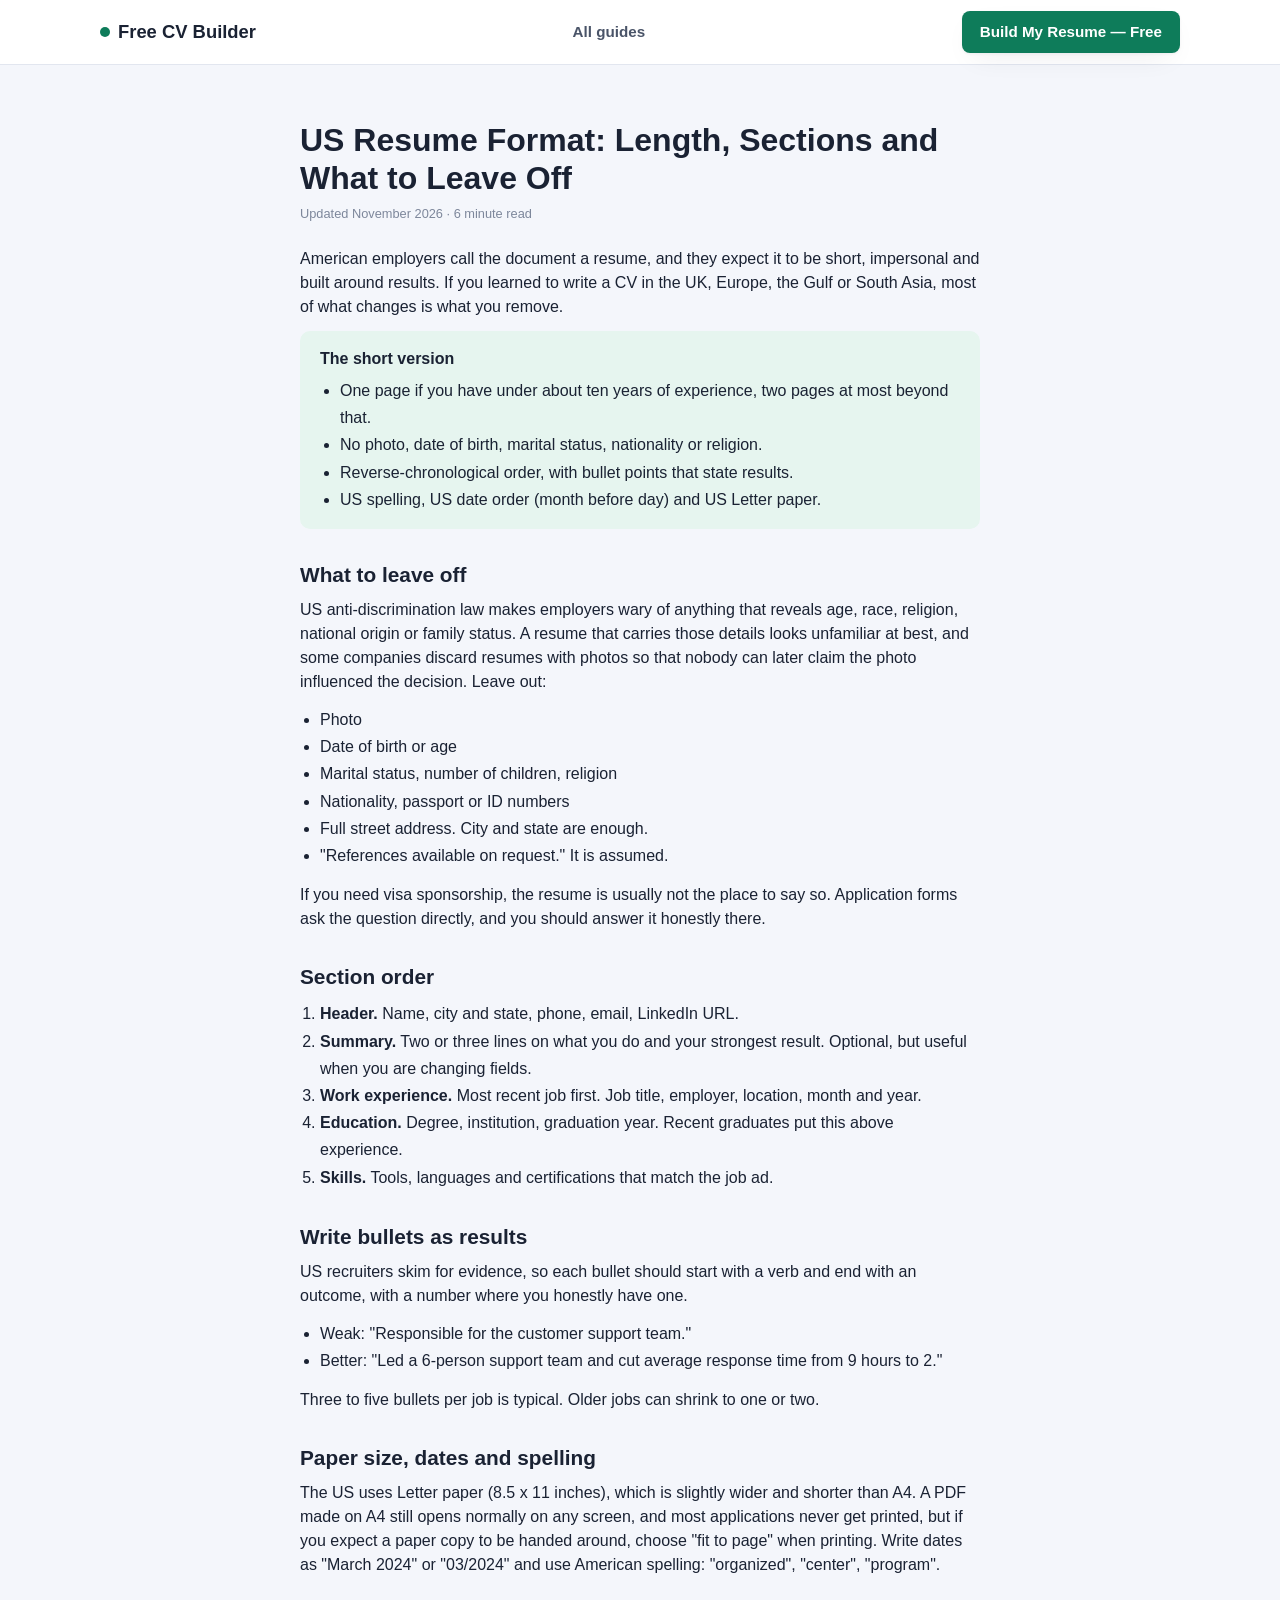
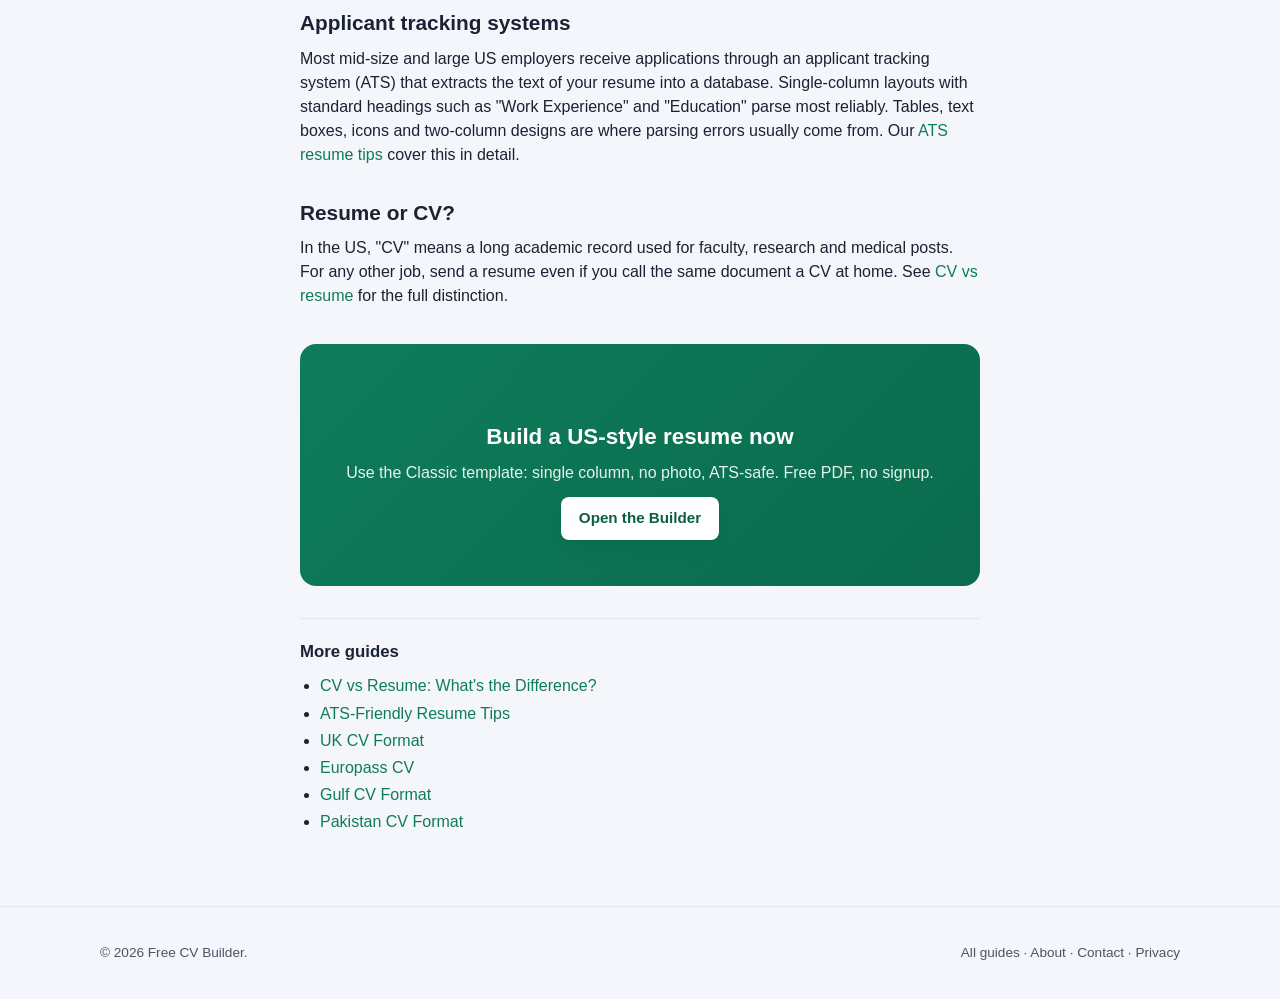
<file: guides/us-resume-format.html>
<!DOCTYPE html>
<html lang="en">
<head>
<meta charset="UTF-8">
<meta name="viewport" content="width=device-width, initial-scale=1.0">
<title>US Resume Format: Length, Sections and What to Leave Off</title>
<meta name="description" content="How to format a resume for jobs in the United States: one or two pages, no photo, no personal details, Letter paper, and the section order US recruiters expect.">
<link rel="canonical" href="https://REPLACE-WITH-YOUR-DOMAIN/guides/us-resume-format.html">
<meta name="robots" content="index, follow">
<meta property="og:type" content="article">
<meta property="og:title" content="US Resume Format: Length, Sections and What to Leave Off">
<meta property="og:description" content="How to format a resume for jobs in the United States: one or two pages, no photo, no personal details, Letter paper, and the section order US recruiters expect.">
<meta property="og:url" content="https://REPLACE-WITH-YOUR-DOMAIN/guides/us-resume-format.html">
<meta name="twitter:card" content="summary">
<meta name="twitter:title" content="US Resume Format: Length, Sections and What to Leave Off">
<meta name="twitter:description" content="How to format a resume for jobs in the United States: one or two pages, no photo, no personal details, Letter paper, and the section order US recruiters expect.">
<link rel="stylesheet" href="../styles.css">
<script type="application/ld+json">
{
  "@context": "https://schema.org",
  "@type": "Article",
  "headline": "US Resume Format: Length, Sections and What to Leave Off",
  "description": "How to format a resume for jobs in the United States: one or two pages, no photo, no personal details, Letter paper, and the section order US recruiters expect.",
  "datePublished": "2026-11-13",
  "dateModified": "2026-11-13",
  "mainEntityOfPage": "https://REPLACE-WITH-YOUR-DOMAIN/guides/us-resume-format.html",
  "author": {
    "@type": "Organization",
    "name": "Free CV Builder"
  },
  "publisher": {
    "@type": "Organization",
    "name": "Free CV Builder"
  }
}
</script>
</head>
<body>

<nav class="nav">
  <div class="container">
    <a href="../index.html" class="brand" style="text-decoration:none;"><span class="dot"></span>Free CV Builder</a>
    <div class="nav-links"><a href="index.html">All guides</a></div>
    <a href="../builder.html" class="btn btn-primary">Build My Resume — Free</a>
  </div>
</nav>

<article class="section">
  <div class="container article">
    <h1>US Resume Format: Length, Sections and What to Leave Off</h1>
    <p class="byline">Updated November 2026 · 6 minute read</p>
    <p>American employers call the document a resume, and they expect it to be short, impersonal and built around results. If you learned to write a CV in the UK, Europe, the Gulf or South Asia, most of what changes is what you remove.</p>

    <div class="keybox">
      <p>The short version</p>
      <ul>
        <li>One page if you have under about ten years of experience, two pages at most beyond that.</li>
        <li>No photo, date of birth, marital status, nationality or religion.</li>
        <li>Reverse-chronological order, with bullet points that state results.</li>
        <li>US spelling, US date order (month before day) and US Letter paper.</li>
      </ul>
    </div>

    <h2>What to leave off</h2>
    <p>US anti-discrimination law makes employers wary of anything that reveals age, race, religion, national origin or family status. A resume that carries those details looks unfamiliar at best, and some companies discard resumes with photos so that nobody can later claim the photo influenced the decision. Leave out:</p>
    <ul>
      <li>Photo</li>
      <li>Date of birth or age</li>
      <li>Marital status, number of children, religion</li>
      <li>Nationality, passport or ID numbers</li>
      <li>Full street address. City and state are enough.</li>
      <li>"References available on request." It is assumed.</li>
    </ul>
    <p>If you need visa sponsorship, the resume is usually not the place to say so. Application forms ask the question directly, and you should answer it honestly there.</p>

    <h2>Section order</h2>
    <ol>
      <li><b>Header.</b> Name, city and state, phone, email, LinkedIn URL.</li>
      <li><b>Summary.</b> Two or three lines on what you do and your strongest result. Optional, but useful when you are changing fields.</li>
      <li><b>Work experience.</b> Most recent job first. Job title, employer, location, month and year.</li>
      <li><b>Education.</b> Degree, institution, graduation year. Recent graduates put this above experience.</li>
      <li><b>Skills.</b> Tools, languages and certifications that match the job ad.</li>
    </ol>

    <h2>Write bullets as results</h2>
    <p>US recruiters skim for evidence, so each bullet should start with a verb and end with an outcome, with a number where you honestly have one.</p>
    <ul>
      <li>Weak: "Responsible for the customer support team."</li>
      <li>Better: "Led a 6-person support team and cut average response time from 9 hours to 2."</li>
    </ul>
    <p>Three to five bullets per job is typical. Older jobs can shrink to one or two.</p>

    <h2>Paper size, dates and spelling</h2>
    <p>The US uses Letter paper (8.5 x 11 inches), which is slightly wider and shorter than A4. A PDF made on A4 still opens normally on any screen, and most applications never get printed, but if you expect a paper copy to be handed around, choose "fit to page" when printing. Write dates as "March 2024" or "03/2024" and use American spelling: "organized", "center", "program".</p>

    <h2>Applicant tracking systems</h2>
    <p>Most mid-size and large US employers receive applications through an applicant tracking system (ATS) that extracts the text of your resume into a database. Single-column layouts with standard headings such as "Work Experience" and "Education" parse most reliably. Tables, text boxes, icons and two-column designs are where parsing errors usually come from. Our <a href="ats-resume-tips.html">ATS resume tips</a> cover this in detail.</p>

    <h2>Resume or CV?</h2>
    <p>In the US, "CV" means a long academic record used for faculty, research and medical posts. For any other job, send a resume even if you call the same document a CV at home. See <a href="cv-vs-resume.html">CV vs resume</a> for the full distinction.</p>

    <div class="cta-band">
      <h2 style="font-size:1.4rem;">Build a US-style resume now</h2>
      <p>Use the Classic template: single column, no photo, ATS-safe. Free PDF, no signup.</p>
      <a href="../builder.html" class="btn btn-primary">Open the Builder</a>
    </div>

    <div class="related">
      <h2>More guides</h2>
      <ul>
        <li><a href="cv-vs-resume.html">CV vs Resume: What&#x27;s the Difference?</a></li>
        <li><a href="ats-resume-tips.html">ATS-Friendly Resume Tips</a></li>
        <li><a href="uk-cv-format.html">UK CV Format</a></li>
        <li><a href="europass-cv.html">Europass CV</a></li>
        <li><a href="gulf-cv-format.html">Gulf CV Format</a></li>
        <li><a href="pakistan-cv-format.html">Pakistan CV Format</a></li>
      </ul>
    </div>
  </div>
</article>

<footer class="footer">
  <div class="container">
    <div>© 2026 Free CV Builder.</div>
    <div><a href="index.html">All guides</a> · <a href="../about.html">About</a> · <a href="../contact.html">Contact</a> · <a href="../privacy-policy.html">Privacy</a></div>
  </div>
</footer>

</body>
</html>
</file>
<file: styles.css>
/* ===== Free CV Builder — shared styles ===== */
:root{
  --ink:#1a2233;
  --ink-soft:#4a5468;
  --paper:#ffffff;
  --bg:#f4f6fb;
  --line:#e2e6ef;
  --brand:#0e7c5a;
  --brand-dark:#095f44;
  --brand-soft:#e6f5ef;
  --accent:#d98324;
  --radius:10px;
  --shadow:0 1px 3px rgba(20,30,50,.06),0 10px 30px -12px rgba(20,30,50,.12);
  font-size:16px;
}
*{box-sizing:border-box;}
html,body{margin:0;padding:0;}
body{
  font-family:-apple-system,BlinkMacSystemFont,"Segoe UI",Roboto,"Helvetica Neue",Arial,sans-serif;
  color:var(--ink);
  background:var(--bg);
  line-height:1.5;
}
a{color:var(--brand);text-decoration:none;}
a:hover{text-decoration:underline;}
img{max-width:100%;display:block;}
.container{max-width:1120px;margin:0 auto;padding:0 20px;}

/* ---- top nav ---- */
.nav{
  position:sticky;top:0;z-index:50;
  background:rgba(255,255,255,.92);
  backdrop-filter:blur(6px);
  border-bottom:1px solid var(--line);
}
.nav .container{display:flex;align-items:center;justify-content:space-between;height:64px;}
.brand{display:flex;align-items:center;gap:8px;font-weight:800;font-size:1.15rem;color:var(--ink);}
.brand .dot{width:10px;height:10px;border-radius:50%;background:var(--brand);display:inline-block;}
.nav-links{display:flex;gap:22px;align-items:center;font-size:.95rem;font-weight:600;color:var(--ink-soft);}
.nav-links a{color:var(--ink-soft);}
.btn{
  display:inline-flex;align-items:center;justify-content:center;gap:8px;
  padding:10px 18px;border-radius:8px;border:none;cursor:pointer;
  font-weight:700;font-size:.95rem;font-family:inherit;
  transition:transform .08s ease, box-shadow .15s ease, background .15s ease;
}
.btn:active{transform:translateY(1px);}
.btn-primary{background:var(--brand);color:#fff;box-shadow:var(--shadow);}
.btn-primary:hover{background:var(--brand-dark);text-decoration:none;}
.btn-ghost{background:transparent;color:var(--ink);border:1.5px solid var(--line);}
.btn-ghost:hover{border-color:var(--brand);color:var(--brand);text-decoration:none;}
.btn-sm{padding:7px 12px;font-size:.85rem;border-radius:7px;}
.btn-block{width:100%;}
.btn:disabled{opacity:.5;cursor:not-allowed;}

/* ---- hero ---- */
.hero{padding:64px 0 48px;}
.hero-grid{display:grid;grid-template-columns:1.1fr .9fr;gap:48px;align-items:center;}
.pill{
  display:inline-flex;align-items:center;gap:6px;
  background:var(--brand-soft);color:var(--brand-dark);
  font-weight:700;font-size:.8rem;padding:6px 12px;border-radius:999px;margin-bottom:18px;
}
.hero h1{font-size:2.6rem;line-height:1.12;margin:0 0 16px;letter-spacing:-.01em;}
.hero h1 .hl{color:var(--brand);}
.hero p.lead{font-size:1.1rem;color:var(--ink-soft);margin:0 0 26px;max-width:540px;}
.hero-ctas{display:flex;gap:12px;margin-bottom:22px;flex-wrap:wrap;}
.trust-row{display:flex;gap:18px;flex-wrap:wrap;font-size:.85rem;color:var(--ink-soft);}
.trust-row span{display:flex;align-items:center;gap:6px;}
.check{color:var(--brand);font-weight:900;}

.hero-visual{position:relative;}
.mock-card{
  background:var(--paper);border-radius:14px;box-shadow:var(--shadow);
  border:1px solid var(--line);padding:22px;transform:rotate(-1.2deg);
}
.mock-head{display:flex;gap:12px;align-items:center;margin-bottom:14px;}
.mock-avatar{width:46px;height:46px;border-radius:50%;background:linear-gradient(135deg,var(--brand),#1fae82);}
.mock-name{height:12px;width:55%;background:var(--ink);opacity:.85;border-radius:4px;margin-bottom:6px;}
.mock-role{height:9px;width:38%;background:var(--ink-soft);opacity:.5;border-radius:4px;}
.mock-line{height:8px;background:var(--line);border-radius:4px;margin:10px 0;}
.mock-line.w90{width:90%;} .mock-line.w70{width:70%;} .mock-line.w50{width:50%;}
.mock-badge{
  position:absolute;top:-14px;right:10px;background:var(--accent);color:#fff;
  font-size:.78rem;font-weight:800;padding:8px 12px;border-radius:8px;box-shadow:var(--shadow);
  transform:rotate(3deg);
}

/* ---- gap/comparison section ---- */
.section{padding:56px 0;}
.section-head{max-width:640px;margin:0 auto 36px;text-align:center;}
.section-head h2{font-size:1.9rem;margin:0 0 10px;}
.section-head p{color:var(--ink-soft);margin:0;}
.alt{background:var(--paper);border-top:1px solid var(--line);border-bottom:1px solid var(--line);}

.compare-table{width:100%;border-collapse:collapse;background:var(--paper);border-radius:var(--radius);overflow:hidden;box-shadow:var(--shadow);}
.compare-table th,.compare-table td{padding:14px 16px;text-align:left;border-bottom:1px solid var(--line);font-size:.92rem;}
.compare-table th{background:#f8f9fc;font-weight:800;color:var(--ink-soft);font-size:.82rem;text-transform:uppercase;letter-spacing:.03em;}
.compare-table td.us{background:var(--brand-soft);font-weight:700;color:var(--brand-dark);}
.compare-table tr:last-child td{border-bottom:none;}
.table-scroll{overflow-x:auto;border-radius:var(--radius);}
@media (max-width:560px){.compare-table th,.compare-table td{padding:10px 10px;}}
.x-mark{color:#c9436b;font-weight:800;}
.ok-mark{color:var(--brand);font-weight:800;}

/* ---- features grid ---- */
.features-grid{display:grid;grid-template-columns:repeat(3,1fr);gap:20px;}
.feature-card{background:var(--paper);border:1px solid var(--line);border-radius:var(--radius);padding:22px;box-shadow:var(--shadow);}
.feature-card .emoji{font-size:1.6rem;margin-bottom:10px;display:block;}
.feature-card h3{margin:0 0 8px;font-size:1.05rem;}
.feature-card p{margin:0;color:var(--ink-soft);font-size:.92rem;}

/* ---- templates preview ---- */
.templates-grid{display:grid;grid-template-columns:repeat(4,1fr);gap:16px;}
.tpl-thumb{background:var(--paper);border:1px solid var(--line);border-radius:var(--radius);padding:12px;text-align:center;box-shadow:var(--shadow);}
.tpl-thumb .swatch{height:120px;border-radius:6px;margin-bottom:10px;}
.sw-classic{background:linear-gradient(180deg,#f3f3f3 0 28px,#fff 28px);border:1px solid var(--line);}
.sw-modern{background:linear-gradient(90deg,var(--brand) 0 30%,#fff 30%);border:1px solid var(--line);}
.sw-minimal{background:#fff;border:1px solid var(--line);}
.sw-gulf{background:linear-gradient(180deg,#1a2233 0 40px,#fff 40px);border:1px solid var(--line);}
.tpl-thumb span{font-size:.85rem;font-weight:700;color:var(--ink-soft);}

/* ---- faq ---- */
.faq-item{background:var(--paper);border:1px solid var(--line);border-radius:var(--radius);padding:18px 20px;margin-bottom:12px;box-shadow:var(--shadow);}
.faq-item h4{margin:0 0 6px;font-size:1rem;}
.faq-item p{margin:0;color:var(--ink-soft);font-size:.92rem;}

/* ---- footer ---- */
.footer{padding:36px 0;border-top:1px solid var(--line);color:var(--ink-soft);font-size:.85rem;}
.footer .container{display:flex;justify-content:space-between;flex-wrap:wrap;gap:12px;}
.footer a{color:var(--ink-soft);}

/* ---- final cta ---- */
.cta-band{background:linear-gradient(135deg,var(--brand),#0a6b4d);color:#fff;border-radius:16px;padding:46px 36px;text-align:center;}
.cta-band h2{margin:0 0 10px;font-size:1.8rem;}
.cta-band p{margin:0 0 22px;opacity:.9;}
.cta-band .btn-primary{background:#fff;color:var(--brand-dark);}
.cta-band .btn-primary:hover{background:#f0f0f0;}

@media (max-width:900px){
  .hero-grid{grid-template-columns:1fr;}
  .features-grid{grid-template-columns:repeat(2,1fr);}
  .templates-grid{grid-template-columns:repeat(2,1fr);}
  .nav-links{display:none;}
}
@media (max-width:560px){
  .hero h1{font-size:2rem;}
  .features-grid{grid-template-columns:1fr;}
  .templates-grid{grid-template-columns:1fr 1fr;}
  .compare-table{font-size:.8rem;}
}

/* =======================================================
   BUILDER APP (builder.html)
   ======================================================= */
.app-shell{
  display:grid;grid-template-columns:420px 1fr;
  height:calc(100vh - 56px);
}
.app-nav{height:56px;}
.app-nav .container{height:56px;max-width:none;padding:0 18px;}
.app-nav .brand{font-size:1rem;}
.app-actions{display:flex;gap:8px;align-items:center;}

.form-pane{
  overflow-y:auto;border-right:1px solid var(--line);background:var(--paper);
  padding:20px 22px 80px;
}
.preview-pane{
  overflow-y:auto;background:var(--bg);padding:28px;display:flex;flex-direction:column;align-items:center;
}


.accordion-section{border:1px solid var(--line);border-radius:var(--radius);margin-bottom:12px;overflow:hidden;}
.accordion-head{
  display:flex;align-items:center;justify-content:space-between;
  padding:13px 16px;cursor:pointer;background:#fafbfd;font-weight:700;font-size:.95rem;
  user-select:none;
}
.accordion-head .arrow{transition:transform .15s ease;color:var(--ink-soft);}
.accordion-section.open .arrow{transform:rotate(180deg);}
.accordion-body{padding:4px 16px 16px;display:none;}
.accordion-section.open .accordion-body{display:block;}

.field-row{display:grid;grid-template-columns:1fr 1fr;gap:10px;margin-bottom:10px;}
.field{margin-bottom:10px;}
.field label{display:block;font-size:.8rem;font-weight:700;color:var(--ink-soft);margin-bottom:5px;}
.field label .opt{font-weight:500;color:#9aa3b5;}
.field input[type=text],.field input[type=email],.field input[type=tel],.field input[type=url],
.field input[type=month],.field textarea,.field select{
  width:100%;padding:9px 11px;border:1.5px solid var(--line);border-radius:7px;
  font-family:inherit;font-size:.9rem;color:var(--ink);background:#fff;
}
.field textarea{resize:vertical;min-height:64px;}
.field input:focus,.field textarea:focus,.field select:focus{outline:none;border-color:var(--brand);}
.helptext{font-size:.76rem;color:#9aa3b5;margin-top:3px;}

.repeat-item{border:1px solid var(--line);border-radius:8px;padding:12px;margin-bottom:10px;background:#fcfdff;position:relative;}
.repeat-item .remove-btn{
  position:absolute;top:8px;right:8px;background:none;border:none;color:#c9436b;
  font-size:.8rem;font-weight:800;cursor:pointer;
}
.toggle-row{display:flex;align-items:center;justify-content:space-between;padding:8px 2px;}
.toggle-row span{font-size:.88rem;font-weight:600;}
.switch{position:relative;width:38px;height:22px;flex-shrink:0;}
.switch input{opacity:0;width:0;height:0;}
.slider{position:absolute;inset:0;background:#d7dce6;border-radius:22px;cursor:pointer;transition:.15s;}
.slider:before{content:"";position:absolute;width:16px;height:16px;left:3px;top:3px;background:#fff;border-radius:50%;transition:.15s;}
.switch input:checked + .slider{background:var(--brand);}
.switch input:checked + .slider:before{transform:translateX(16px);}

.photo-drop{
  border:1.5px dashed var(--line);border-radius:8px;padding:16px;text-align:center;
  font-size:.82rem;color:var(--ink-soft);cursor:pointer;background:#fafbfd;
}
.photo-drop img{width:64px;height:64px;border-radius:50%;object-fit:cover;margin:0 auto 6px;}
#photoRemove{margin-top:6px;}

/* ---- Resume paper / live preview ---- */
/* Every template reads its colour from --acc, set per template (or by the colour picker). */
.page{
  --acc:#095f44;
  --acc-soft:color-mix(in srgb, var(--acc) 11%, #fff);
  --acc-mid:color-mix(in srgb, var(--acc) 35%, #fff);
  width:210mm;min-height:297mm;background:#fff;box-shadow:var(--shadow);
  padding:16mm;color:#15202b;font-size:10.6pt;line-height:1.42;
  -webkit-print-color-adjust:exact;print-color-adjust:exact;
}
.page.paper-letter{width:215.9mm;min-height:279.4mm;}
.page *{box-sizing:border-box;}
.page h2{font-family:inherit;}
.r-header{display:flex;justify-content:space-between;align-items:flex-start;gap:6mm;margin-bottom:5mm;}
.r-head-text{flex:1;min-width:0;}
.r-photo{width:28mm;height:28mm;object-fit:cover;border-radius:4px;flex-shrink:0;}
.r-name{font-size:21pt;font-weight:800;margin:0 0 2px;letter-spacing:-.01em;line-height:1.1;}
.r-role{font-size:11.5pt;color:var(--acc);font-weight:700;margin:0 0 8px;}
.r-contact{display:flex;flex-wrap:wrap;gap:3px 12px;font-size:9pt;color:#4a5468;}
.r-contact .r-sep{color:#b5bccb;margin:0 -4px;}
.r-contact i{font-style:normal;}
.r-section{margin-bottom:15px;}
.r-section h2{
  font-size:10.5pt;text-transform:uppercase;letter-spacing:.06em;color:var(--acc);
  border-bottom:1.4px solid var(--acc);padding-bottom:3px;margin:0 0 8px;font-weight:800;
}
.r-item{margin-bottom:9px;break-inside:avoid;}
.r-item-head{display:flex;justify-content:space-between;align-items:baseline;gap:8px;}
.r-item-title{font-weight:700;font-size:10.2pt;}
.r-at{font-weight:600;}
.r-item-sub{font-size:9.6pt;color:#4a5468;}
.r-item-date{font-size:8.8pt;color:#6b7488;white-space:nowrap;}
.r-item ul{margin:4px 0 0;padding-left:16px;}
.r-item ul li{margin-bottom:2px;}
.r-skills{display:flex;flex-wrap:wrap;gap:6px;}
.r-skill-chip{background:var(--acc-soft);color:var(--acc);font-size:8.8pt;font-weight:700;padding:3px 9px;border-radius:5px;}
.r-summary{font-size:9.8pt;color:#333e4d;margin:0;}
.r-dl{display:grid;grid-template-columns:auto 1fr;gap:2px 12px;margin:0;font-size:9.6pt;}
.r-dl dt{font-weight:700;color:#4a5468;}
.r-dl dd{margin:0;}

/* plain-text skills (no chips) for the conservative templates */
.tpl-executive .r-skills,.tpl-elegant .r-skills,.tpl-compact .r-skills,.tpl-minimal .r-skills,.tpl-euro .r-skills{gap:2px 0;}
.tpl-executive .r-skill-chip,.tpl-elegant .r-skill-chip,.tpl-compact .r-skill-chip,.tpl-minimal .r-skill-chip,.tpl-euro .r-skill-chip{
  background:none;color:inherit;font-weight:400;padding:0;border-radius:0;font-size:inherit;
}
.tpl-executive .r-skill-chip:not(:last-child)::after,.tpl-elegant .r-skill-chip:not(:last-child)::after,
.tpl-compact .r-skill-chip:not(:last-child)::after,.tpl-minimal .r-skill-chip:not(:last-child)::after,
.tpl-euro .r-skill-chip:not(:last-child)::after{content:"·";margin:0 7px;color:#9aa3b5;}

/* template: professional */
.page.tpl-professional{border-top:7mm solid var(--acc);padding-top:12mm;}
.tpl-professional .r-name{color:var(--acc);}
.tpl-professional .r-role{color:#4a5468;}
.tpl-professional .r-header{border-bottom:1px solid #e2e6ef;padding-bottom:4mm;}
.tpl-professional .r-section h2{border:none;border-left:3.5px solid var(--acc);background:var(--acc-soft);padding:4px 8px;}

/* template: executive */
.page.tpl-executive{font-family:Georgia,"Times New Roman",serif;padding:15mm 18mm;}
.tpl-executive .r-header{display:block;text-align:center;border-bottom:3px double var(--acc);padding-bottom:4mm;}
.tpl-executive .r-name{font-size:22pt;font-weight:700;text-transform:uppercase;letter-spacing:.08em;color:var(--acc);}
.tpl-executive .r-role{color:#4a5468;font-weight:400;font-style:italic;}
.tpl-executive .r-contact{justify-content:center;}
.tpl-executive .r-section h2{font-variant:small-caps;text-transform:none;font-size:13pt;letter-spacing:.04em;font-weight:700;border-bottom:1px solid #c7ccd6;}

/* template: minimal */
.tpl-minimal .r-name{font-weight:300;font-size:24pt;letter-spacing:-.02em;}
.tpl-minimal .r-role{color:#6b7488;font-weight:400;}
.tpl-minimal .r-section h2{border-bottom:none;color:var(--acc);font-weight:700;font-size:9pt;letter-spacing:.14em;}

/* template: compact */
.page.tpl-compact{padding:11mm 13mm;font-size:9.6pt;line-height:1.35;}
.tpl-compact .r-name{font-size:18pt;}
.tpl-compact .r-role{font-size:10.5pt;margin-bottom:5px;}
.tpl-compact .r-header{margin-bottom:3mm;}
.tpl-compact .r-section{margin-bottom:8px;}
.tpl-compact .r-section h2{font-size:9.5pt;margin-bottom:5px;padding-bottom:2px;border-bottom-width:1px;}
.tpl-compact .r-item{margin-bottom:6px;}
.tpl-compact .r-item-title{font-size:9.8pt;}
.tpl-compact .r-item ul{margin-top:2px;}
.tpl-compact .r-item ul li{margin-bottom:0;}

/* template: elegant */
.page.tpl-elegant{font-family:"Palatino Linotype",Palatino,"Book Antiqua",Georgia,serif;padding:16mm 20mm;}
.tpl-elegant .r-header{display:block;text-align:center;}
.tpl-elegant .r-name{font-size:24pt;font-weight:400;letter-spacing:.03em;}
.tpl-elegant .r-role{color:var(--acc);font-weight:400;letter-spacing:.12em;text-transform:uppercase;font-size:9.5pt;}
.tpl-elegant .r-contact{justify-content:center;}
.tpl-elegant .r-section h2{
  display:flex;align-items:center;gap:10px;border:none;text-align:center;font-weight:400;
  letter-spacing:.18em;font-size:10pt;color:var(--acc);
}
.tpl-elegant .r-section h2::before,.tpl-elegant .r-section h2::after{content:"";flex:1;border-top:1px solid var(--acc-mid);}

/* template: developer */
.tpl-tech .r-role,.tpl-tech .r-contact,.tpl-tech .r-item-date{font-family:"SFMono-Regular",Consolas,"Liberation Mono",Menlo,monospace;}
.tpl-tech .r-role{font-size:10pt;}
.tpl-tech .r-role::before{content:"> ";}
.tpl-tech .r-contact{font-size:8.3pt;}
.tpl-tech .r-section h2{
  font-family:"SFMono-Regular",Consolas,"Liberation Mono",Menlo,monospace;text-transform:lowercase;letter-spacing:0;
  font-size:10.5pt;border-bottom:1px dashed var(--acc-mid);
}
.tpl-tech .r-section h2::before{content:"// ";opacity:.6;}
.tpl-tech .r-skill-chip{background:#fff;border:1px solid var(--acc-mid);font-family:"SFMono-Regular",Consolas,"Liberation Mono",Menlo,monospace;font-weight:600;font-size:8.3pt;}

/* template: timeline */
.tpl-timeline .r-header{border-bottom:2px solid var(--acc);padding-bottom:4mm;}
.tpl-timeline .r-section h2{border:none;padding:0;}
.tpl-timeline .rs-experience .r-item,.tpl-timeline .rs-education .r-item,.tpl-timeline .rs-certs .r-item{
  position:relative;padding-left:16px;border-left:2px solid var(--acc-mid);margin-left:5px;padding-bottom:6px;margin-bottom:2px;
}
.tpl-timeline .rs-experience .r-item::before,.tpl-timeline .rs-education .r-item::before,.tpl-timeline .rs-certs .r-item::before{
  content:"";position:absolute;left:-6px;top:4px;width:10px;height:10px;border-radius:50%;background:#fff;border:2px solid var(--acc);
}
.tpl-timeline .r-item-date{color:var(--acc);font-weight:700;}

/* template: creative */
.page.tpl-creative{border-left:9mm solid var(--acc);padding-left:13mm;}
.tpl-creative .r-name{font-size:25pt;color:var(--acc);letter-spacing:-.02em;}
.tpl-creative .r-role{color:#15202b;text-transform:uppercase;letter-spacing:.1em;font-size:9.5pt;}
.tpl-creative .r-photo{border-radius:50%;width:30mm;height:30mm;border:3px solid var(--acc-mid);}
.tpl-creative .r-section h2{border-bottom:2px dotted var(--acc-mid);}
.tpl-creative .r-skill-chip{border-radius:999px;}

/* template: modern (sidebar) */
.page.tpl-modern{display:grid;grid-template-columns:64mm 1fr;gap:0;padding:0;}
.page.tpl-modern .sidebar{background:var(--acc);color:#fff;padding:14mm 9mm;}
.page.tpl-modern .sidebar .r-name{color:#fff;font-size:16pt;}
.page.tpl-modern .sidebar .r-role{color:rgba(255,255,255,.8);font-size:9.5pt;}
.page.tpl-modern .sidebar .r-contact{flex-direction:column;color:rgba(255,255,255,.88);gap:5px;margin-bottom:14px;word-break:break-word;}
.page.tpl-modern .sidebar .r-section h2{color:#fff;border-bottom-color:rgba(255,255,255,.35);font-size:9pt;}
.page.tpl-modern .sidebar .r-skill-chip{background:rgba(255,255,255,.14);color:#fff;}
.page.tpl-modern .sidebar .r-summary,.page.tpl-modern .sidebar .r-dl,.page.tpl-modern .sidebar .r-dl dt{color:rgba(255,255,255,.88);}
.page.tpl-modern .sidebar .r-dl{grid-template-columns:1fr;}
.page.tpl-modern .main{padding:14mm 12mm;}
.page.tpl-modern .main .r-section h2{color:var(--ink);border-bottom-color:var(--line);}
.page.tpl-modern .photo-circle{width:28mm;height:28mm;border-radius:50%;object-fit:cover;margin-bottom:8mm;border:2px solid rgba(255,255,255,.5);}

/* template: europe (label column) */
.page.tpl-euro{padding:15mm 16mm;}
.tpl-euro .r-header{border-bottom:1px solid var(--acc-mid);padding-bottom:5mm;margin-bottom:6mm;}
.tpl-euro .r-name{color:var(--acc);font-weight:700;}
.tpl-euro .r-role{color:#4a5468;font-weight:600;}
.tpl-euro .r-photo{width:30mm;height:38mm;border-radius:2px;}
.tpl-euro .r-section{display:grid;grid-template-columns:38mm 1fr;gap:0 7mm;}
.tpl-euro .r-section h2{
  border:none;padding:0;margin:1px 0 0;text-align:right;font-size:8.8pt;letter-spacing:.08em;color:var(--acc);
}

/* template: gulf (photo banner) */
.page.tpl-gulf{padding:0;}
.page.tpl-gulf .banner{background:var(--acc);color:#fff;padding:12mm 16mm;display:flex;gap:14px;align-items:center;}
.page.tpl-gulf .banner-photo{width:30mm;height:30mm;border-radius:8px;object-fit:cover;border:2px solid rgba(255,255,255,.3);}
.page.tpl-gulf .banner .r-name{color:#fff;}
.page.tpl-gulf .banner .r-role{color:rgba(255,255,255,.8);}
.page.tpl-gulf .banner .r-contact{color:rgba(255,255,255,.85);margin-bottom:0;}
.page.tpl-gulf .body{padding:12mm 16mm;}
.page.tpl-gulf .r-section h2{color:var(--acc);border-bottom-color:var(--acc);}
.page.tpl-gulf .r-skill-chip{background:color-mix(in srgb, var(--acc) 9%, #fff);color:var(--acc);}

/* builder: heading, design panel, template gallery */
.app-title{font-size:1.05rem;margin:0 0 12px;}
.design-panel{border:1px solid var(--line);border-radius:var(--radius);padding:14px;margin-bottom:14px;background:#fafbfd;}
.design-label{display:block;font-size:.72rem;font-weight:800;text-transform:uppercase;letter-spacing:.06em;color:#7d879b;margin-bottom:4px;}
.tpl-current{display:flex;gap:14px;align-items:flex-start;margin-bottom:12px;}
.tpl-current img{width:78px;height:auto;border:1px solid var(--line);border-radius:4px;background:#fff;}
.tpl-current b{display:block;font-size:1rem;margin-bottom:4px;}
.tpl-current .btn{margin-top:8px;}
.tpl-tags{display:flex;gap:4px;flex-wrap:wrap;}
.tag{font-size:.68rem;font-weight:700;padding:2px 7px;border-radius:99px;background:#eef1f6;color:#4a5468;}
.tag-ats{background:var(--brand-soft);color:var(--brand-dark);}
.design-row{display:flex;align-items:center;gap:12px;margin-top:10px;}
.design-row .design-label{margin:0;width:52px;flex-shrink:0;}
.design-row select{flex:1;padding:7px 9px;border:1.5px solid var(--line);border-radius:7px;font-family:inherit;font-size:.86rem;background:#fff;}
.design-actions{padding-left:64px;flex-wrap:wrap;gap:8px;}
.swatches{display:flex;flex-wrap:wrap;gap:6px;}
.swatch-btn{width:23px;height:23px;border-radius:50%;border:2px solid #fff;background:var(--sw);cursor:pointer;box-shadow:0 0 0 1px var(--line);padding:0;}
.swatch-btn.active{box-shadow:0 0 0 2px var(--ink);}
.swatch-default{background:#fff;font-size:.7rem;font-weight:800;color:var(--ink-soft);}
.tpl-modal-card{max-width:980px;}
.tpl-grid{display:grid;grid-template-columns:repeat(4,1fr);gap:14px;}
.tpl-option{
  display:flex;flex-direction:column;gap:5px;text-align:left;padding:10px;border:2px solid var(--line);border-radius:var(--radius);
  background:#fff;cursor:pointer;font-family:inherit;color:var(--ink-soft);font-size:.78rem;line-height:1.35;
}
.tpl-option img{width:100%;height:auto;border:1px solid var(--line);border-radius:4px;margin-bottom:4px;}
.tpl-option b{color:var(--ink);font-size:.92rem;}
.tpl-option:hover{border-color:var(--brand-soft);}
.tpl-option.active{border-color:var(--brand);}
@media (max-width:860px){ .tpl-grid{grid-template-columns:repeat(3,1fr);} }
@media (max-width:560px){ .tpl-grid{grid-template-columns:repeat(2,1fr);} .tpl-desc{display:none;} }

.zoom-controls{display:flex;gap:8px;margin-bottom:14px;align-items:center;color:var(--ink-soft);font-size:.85rem;}

/* Print rules: only the resume page prints */
@media print{
  /* paper size comes from the #pageSizeRule style tag in builder.html */
  .ad-rail,.ad-bottom-wrap,.next-steps{ display:none !important; }
  body *{ visibility:hidden; }
  #printArea, #printArea *{ visibility:visible; }
  #printArea{ position:absolute; top:0; left:0; margin:0; box-shadow:none; }
  .page{ box-shadow:none; }
}

/* small device fallback for builder */
@media screen and (max-width:860px){
  .app-shell{grid-template-columns:1fr;height:auto;}
  .preview-pane{order:-1;padding:16px;}
  .page,.page.paper-letter{width:100%;min-height:auto;transform:none !important;}
  .form-pane{border-right:none;border-top:1px solid var(--line);}
}


/* =======================================================
   AD SLOTS (builder.html) — placeholders, no ad code yet.
   Form (420px) + A4 preview (~842px) need ~1262px, so a 160px
   rail only fits beside them from 1440px wide, and two from 1640px.
   Rails are never allowed to squeeze the form or the preview.
   ======================================================= */
.ad-slot{margin:0 auto;}
#ad-rail-left,#ad-rail-right{width:160px;height:600px;}
#ad-bottom{width:320px;height:50px;}
.ad-rail{display:none;background:var(--bg);padding:12px 8px;}
.ad-rail .ad-slot{position:sticky;top:68px;}
.ad-rail-l{border-right:1px solid var(--line);}
.ad-rail-r{border-left:1px solid var(--line);}
.ad-bottom-wrap{padding:14px 0;background:var(--bg);border-top:1px solid var(--line);}

@media (min-width:768px){
  #ad-bottom{width:728px;height:90px;}
}
@media (min-width:1440px) and (min-height:700px){
  .app-shell{grid-template-columns:420px 1fr 176px;}
  .ad-rail-r{display:block;}
  .preview-pane{padding:28px 16px;}
}
@media (min-width:1640px) and (min-height:700px){
  .app-shell{grid-template-columns:176px 420px 1fr 176px;}
  .ad-rail-l{display:block;}
  .preview-pane{padding:28px;}
}
/* ?preview=1 outlines the empty slots so their size and position can be checked */
.preview-mode .ad-slot{
  outline:1.5px dashed #b7bfd0;background:#eceff6;position:relative;
}
.preview-mode .ad-rail .ad-slot{position:sticky;}
.preview-mode .ad-slot::after{
  content:"Ad slot " attr(data-ad-size);position:absolute;inset:0;display:flex;align-items:center;justify-content:center;
  text-align:center;font-size:.72rem;font-weight:700;color:#7d879b;padding:6px;
}

/* =======================================================
   POST-DOWNLOAD "NEXT STEPS" PANEL (builder.html)
   ======================================================= */
.next-steps{
  position:fixed;inset:0;z-index:100;background:rgba(20,30,50,.55);
  display:flex;align-items:flex-start;justify-content:center;overflow-y:auto;padding:5vh 16px;
}
.next-steps[hidden]{display:none;}
.next-steps-card{
  position:relative;width:100%;max-width:620px;background:var(--paper);border-radius:14px;
  box-shadow:0 30px 80px -20px rgba(20,30,50,.5);padding:28px 28px 22px;
}
.next-steps-card h2{margin:0 0 4px;font-size:1.5rem;}
.next-steps-lead{margin:0 0 18px;color:var(--ink-soft);}
.next-steps-close{
  position:absolute;top:10px;right:10px;width:40px;height:40px;border:none;background:none;
  font-size:1rem;color:var(--ink-soft);cursor:pointer;border-radius:8px;
}
.next-steps-close:hover{background:var(--bg);}
.next-steps-free,.offers-grid{display:grid;grid-template-columns:1fr 1fr;gap:10px;}
.step-card,.offer-card{
  display:flex;flex-direction:column;gap:4px;text-align:left;font-family:inherit;font-size:.86rem;
  padding:14px;border:1.5px solid var(--line);border-radius:var(--radius);background:#fff;
  color:var(--ink-soft);cursor:pointer;line-height:1.4;
}
.step-card b,.offer-card b{color:var(--ink);font-size:.95rem;}
.step-card:hover,.offer-card:hover{border-color:var(--brand);text-decoration:none;}
.offer-card[hidden]{display:none;}
.offer-card em{font-style:normal;font-weight:700;color:var(--brand);margin-top:auto;padding-top:6px;}
.offers{margin-top:20px;}
.offers h3{margin:0 0 10px;font-size:.8rem;text-transform:uppercase;letter-spacing:.06em;color:var(--ink-soft);}
.offers-note{font-size:.76rem;color:#7d879b;margin:10px 0 0;}
#nextStepsDone{margin-top:18px;}
@media (max-width:560px){
  .next-steps-free,.offers-grid{grid-template-columns:1fr;}
  .next-steps-card{padding:22px 18px 18px;}
}

/* =======================================================
   ARTICLE PAGES (guides)
   ======================================================= */
.article{max-width:720px;}
.article h1{font-size:2rem;line-height:1.2;margin:0 0 6px;}
.article .byline{font-size:.8rem;color:#7d879b;margin:0 0 24px;}
.article h2{font-size:1.3rem;margin:30px 0 8px;}
.article h3{font-size:1.05rem;margin:20px 0 6px;}
.article p{margin:0 0 12px;}
.article ul,.article ol{margin:0 0 14px 20px;padding:0;line-height:1.7;}
.article .keybox{background:var(--brand-soft);border-radius:var(--radius);padding:16px 20px;margin:0 0 22px;}
.article .keybox p{margin:0 0 6px;font-weight:700;}
.article .keybox ul{margin-bottom:0;}
.article table{width:100%;border-collapse:collapse;margin:0 0 16px;font-size:.92rem;background:var(--paper);}
.article th,.article td{border:1px solid var(--line);padding:8px 10px;text-align:left;vertical-align:top;}
.article th{background:#fafbfd;}
.article .table-wrap{overflow-x:auto;}
.article .cta-band{margin-top:36px;}
.article .related{margin-top:32px;padding-top:20px;border-top:1px solid var(--line);}
.article .related h2{margin-top:0;font-size:1.05rem;}
</file>
